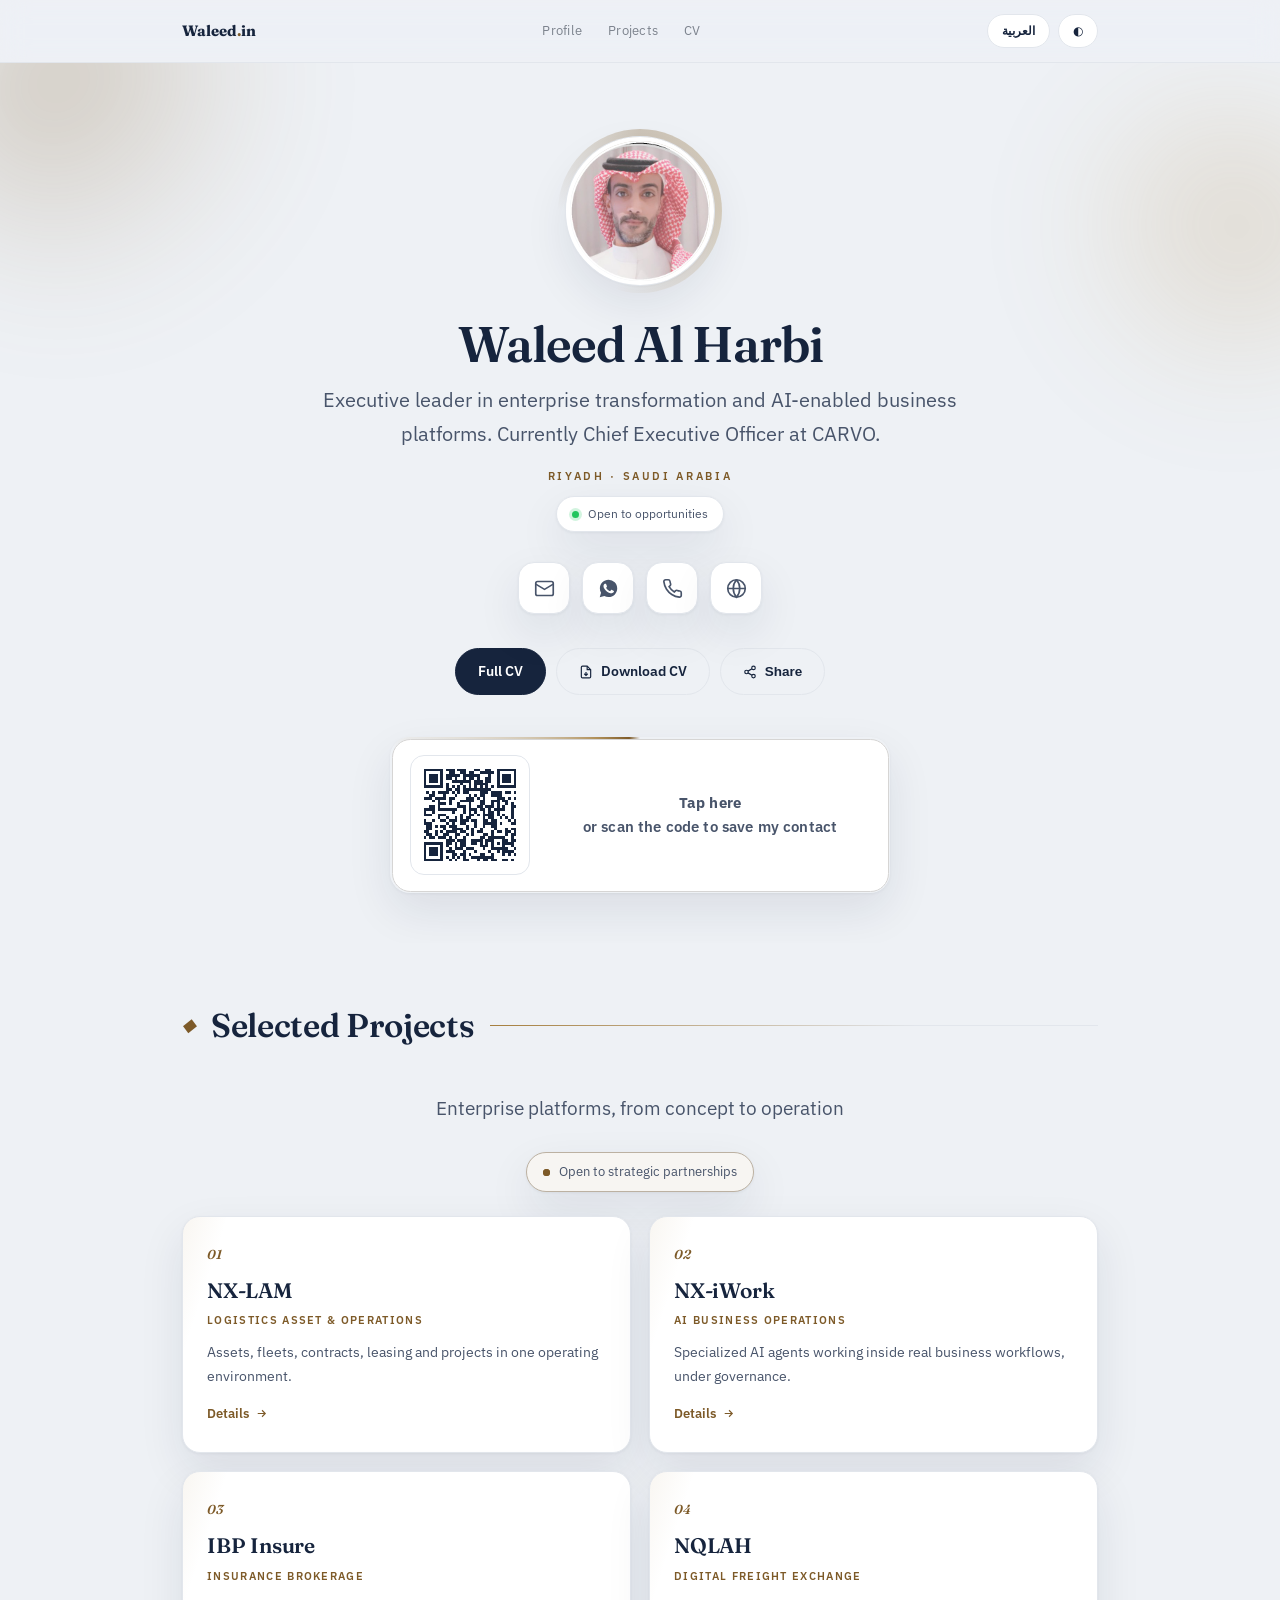
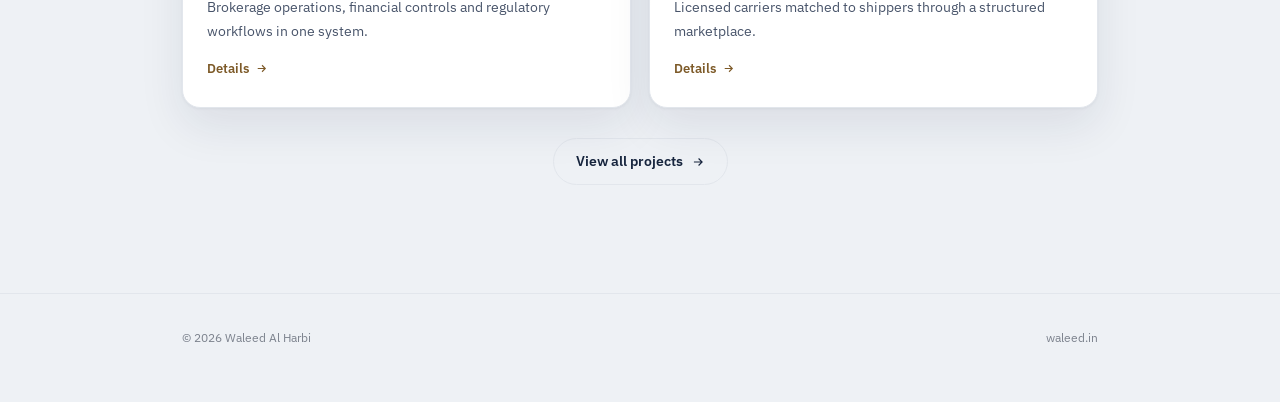
<file: index.html>
<!DOCTYPE html>
<html lang="en">
<head>
<meta charset="UTF-8" />
<meta name="viewport" content="width=device-width, initial-scale=1.0" />
<title>Waleed Al Harbi · وليد الحربي</title>
<link rel="alternate" hreflang="en" href="https://waleed.in/en/" />
<link rel="alternate" hreflang="ar" href="https://waleed.in/ar/" />
<link rel="canonical" href="https://waleed.in/en/" />
<script>
  (function(){
    var lang=(navigator.language||navigator.userLanguage||"en").toLowerCase();
    var target = lang.indexOf("ar")===0 ? "ar/" : "en/";
    location.replace(target);
  })();
</script>
<meta http-equiv="refresh" content="0; url=en/" />
<style>
  body{font-family:system-ui,sans-serif;background:#0f1923;color:#e9edf1;
       display:flex;min-height:100vh;align-items:center;justify-content:center;margin:0;gap:18px}
  a{color:#7ba7e0;text-decoration:none;border:1px solid #1e2c39;padding:10px 20px;border-radius:999px}
</style>
</head>
<body>
  <a href="en/">English</a>
  <a href="ar/">العربية</a>
</body>
</html>
</file>
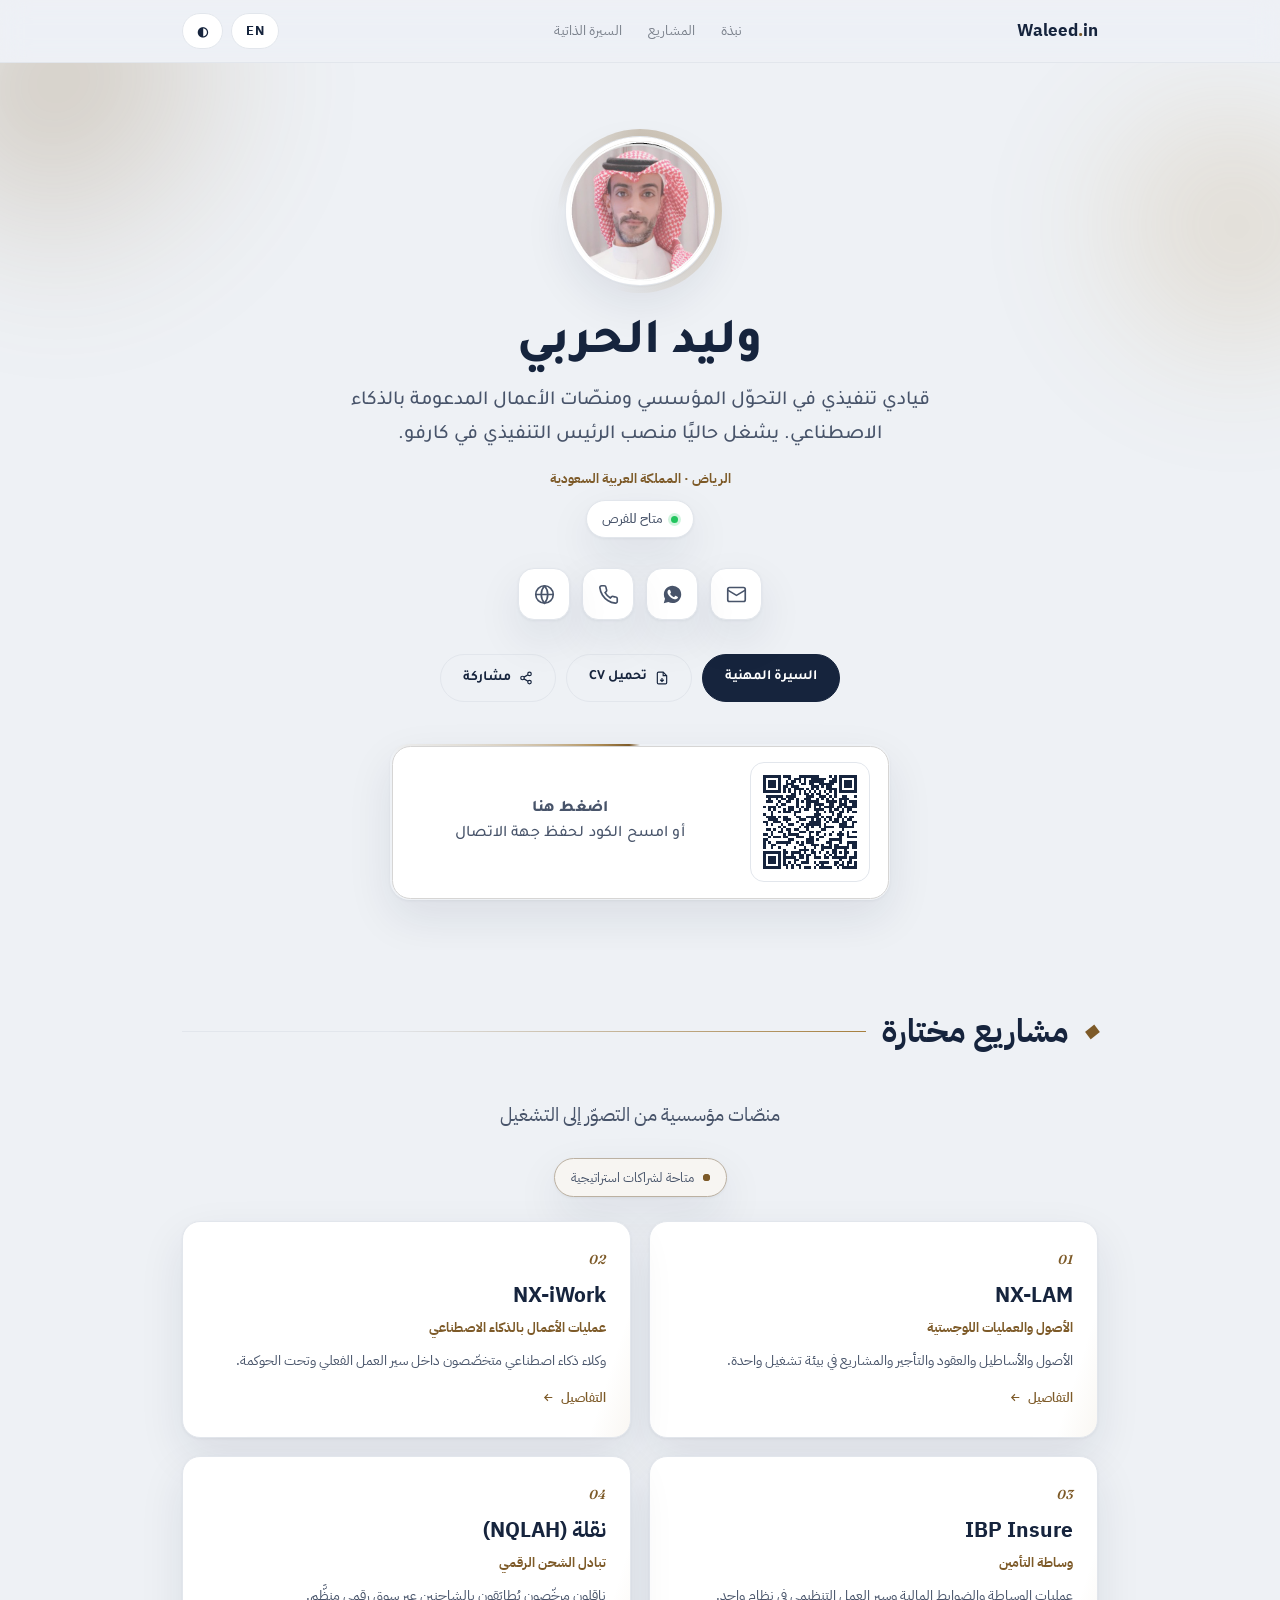
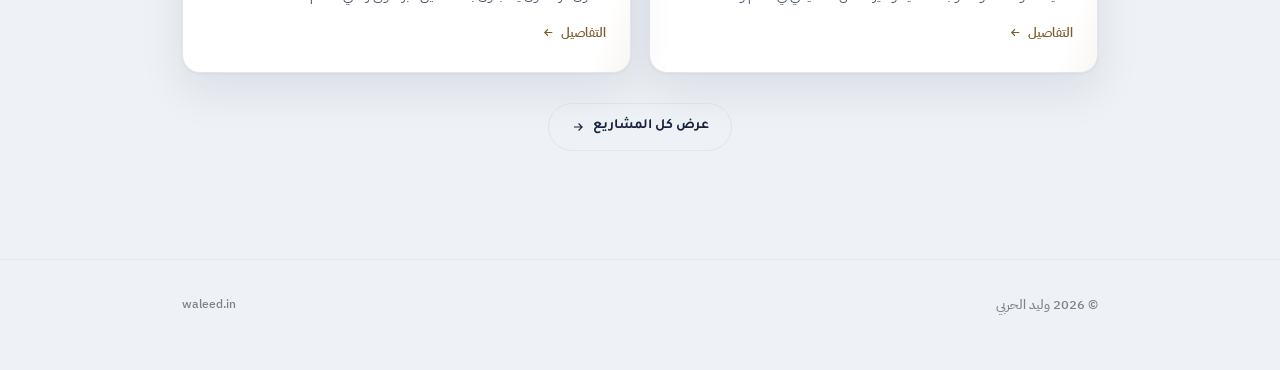
<file: ar/index.html>
<!DOCTYPE html>
<html lang="ar" dir="rtl"><head>
<meta charset="UTF-8"/><meta name="viewport" content="width=device-width,initial-scale=1.0"/>
<title>وليد الحربي — قيادي تنفيذي في التحوّل المؤسسي ومنصّات الأعمال بالذكاء الاصطناعي</title>
<meta name="description" content="وليد الحربي — قيادي تنفيذي بخبرة تتجاوز عشر سنوات في التحوّل المؤسسي وتصميم نماذج التشغيل المؤسسية وبناء منصّات الأعمال المدعومة بالذكاء الاصطناعي عبر قطاعات اللوجستيات والتأمين والخدمات المالية والسيارات. مقره الرياض، المملكة العربية السعودية."/>
<meta name="keywords" content="وليد الحربي, قيادي تنفيذي, التحوّل المؤسسي, الاستراتيجية الرقمية, المنصّات المؤسسية, الذكاء الاصطناعي المؤسسي, تصميم نموذج التشغيل, الرياض, السعودية"/>
<meta name="author" content="Waleed Al Harbi"/>
<meta name="robots" content="index, follow"/>
<link rel="canonical" href="https://waleed.in/ar/"/>
<link rel="icon" type="image/png" href="/assets/favicon.png"/>
<link rel="apple-touch-icon" href="/assets/favicon.png"/>
<!-- Open Graph -->
<meta property="og:type" content="profile"/>
<meta property="og:title" content="وليد الحربي — قيادي تنفيذي في التحوّل المؤسسي ومنصّات الأعمال بالذكاء الاصطناعي"/>
<meta property="og:description" content="وليد الحربي — قيادي تنفيذي بخبرة تتجاوز عشر سنوات في التحوّل المؤسسي وتصميم نماذج التشغيل المؤسسية وبناء منصّات الأعمال المدعومة بالذكاء الاصطناعي عبر قطاعات اللوجستيات والتأمين والخدمات المالية والسيارات. مقره الرياض، المملكة العربية السعودية."/>
<meta property="og:url" content="https://waleed.in/ar/"/>
<meta property="og:image" content="https://waleed.in/assets/og-image.jpg"/>
<meta property="og:image:width" content="1200"/>
<meta property="og:image:height" content="630"/>
<meta property="og:site_name" content="waleed.in"/>
<meta property="og:locale" content="ar_SA"/>
<meta property="og:locale:alternate" content="en_US"/>
<meta property="profile:first_name" content="Waleed"/>
<meta property="profile:last_name" content="Al Harbi"/>
<!-- Twitter -->
<meta name="twitter:card" content="summary_large_image"/>
<meta name="twitter:title" content="وليد الحربي — قيادي تنفيذي في التحوّل المؤسسي ومنصّات الأعمال بالذكاء الاصطناعي"/>
<meta name="twitter:description" content="وليد الحربي — قيادي تنفيذي بخبرة تتجاوز عشر سنوات في التحوّل المؤسسي وتصميم نماذج التشغيل المؤسسية وبناء منصّات الأعمال المدعومة بالذكاء الاصطناعي عبر قطاعات اللوجستيات والتأمين والخدمات المالية والسيارات. مقره الرياض، المملكة العربية السعودية."/>
<meta name="twitter:image" content="https://waleed.in/assets/og-image.jpg"/>
<!-- JSON-LD -->
<script type="application/ld+json">
{"@context":"https://schema.org","@type":"Person","name":"Waleed Al Harbi","alternateName":"وليد الحربي","jobTitle":"Chief Executive Officer","description":"وليد الحربي، قيادي تنفيذي بخبرة تتجاوز عشر سنوات في التحوّل المؤسسي وتصميم نماذج التشغيل المؤسسية وبناء منصّات الأعمال المدعومة بالذكاء الاصطناعي عبر قطاعات اللوجستيات والتأمين والخدمات المالية والسيارات. مقره الرياض.","url":"https://waleed.in","image":"https://waleed.in/assets/og-image.jpg","email":"w@waleed.in","telephone":"+966570009449","address":{"@type":"PostalAddress","addressLocality":"Riyadh","addressCountry":"SA"},"knowsLanguage":["ar","en"],"worksFor":{"@type":"Organization","name":"CARVO"},"knowsAbout":["Enterprise Transformation","Business Architecture","Enterprise Operating Platforms","Digital Strategy","Enterprise AI","Agentic AI","Operating Model Design","Commercial Strategy"]}
</script>

<link rel="alternate" hreflang="ar" href="https://waleed.in/ar/"/><link rel="alternate" hreflang="en" href="https://waleed.in/en/"/>
<link rel="preconnect" href="https://fonts.googleapis.com"/><link rel="preconnect" href="https://fonts.gstatic.com" crossorigin/>
<link href="https://fonts.googleapis.com/css2?family=IBM+Plex+Sans+Arabic:wght@400;500;600;700&family=Tajawal:wght@500;700;800&family=Fraunces:ital,opsz,wght@1,9..144,500;1,9..144,600&display=swap" rel="stylesheet"/>
<link rel="stylesheet" href="/assets/css/site-ar.css"/><style id="wa-assistant-disabled">/* لإعادة تفعيل المساعد: احذف هذا البلوك بالكامل */ #wa-fab-wrap,#wa-overlay{display:none!important}</style>
</head><body>
<div class="scroll-prog" aria-hidden="true"><i id="sprog"></i></div>
<nav><div class="wrap"><a class="brand" href="./">Waleed<em>.</em>in</a><div class="nav-links"><a href="./">نبذة</a><a href="projects/">المشاريع</a><a href="cv/">السيرة الذاتية</a></div><div class="nav-r"><a class="pill" href="../en/" style="font-family:'IBM Plex Sans Arabic';letter-spacing:.04em">EN</a><button class="pill" id="tb"><span id="ti">◐</span></button></div></div></nav>
<main>
<section class="hero"><div class="hero-bg" aria-hidden="true"><b></b><b></b></div><div class="hero-spot" aria-hidden="true"></div><div class="wrap">
  <div class="av-wrap"><img class="av" src="/assets/img/avatar.jpg" alt="وليد الحربي"/><span class="ping" aria-hidden="true"></span><span class="ping p2" aria-hidden="true"></span><span class="ping p3" aria-hidden="true"></span></div>
  <h1>وليد الحربي</h1>
  <div class="hero-role">قيادي تنفيذي في التحوّل المؤسسي ومنصّات الأعمال المدعومة بالذكاء الاصطناعي. يشغل حاليًا منصب الرئيس التنفيذي في كارفو.</div>
  <div class="kicker">الرياض &middot; المملكة العربية السعودية</div>
  <div class="hero-loc"><span class="avail"><span class="d"></span>متاح للفرص</span></div>

    <div class="social rv">
      <a class="soc" href="mailto:w@waleed.in" data-l="البريد" aria-label="البريد"><svg viewBox="0 0 24 24" fill="none" stroke="currentColor" stroke-width="1.9"><rect x="2" y="4" width="20" height="16" rx="2"/><path d="m22 7-10 6L2 7"/></svg></a>
      <a class="soc" href="https://wa.me/966570009449" target="_blank" rel="noopener" data-l="واتساب" aria-label="واتساب"><svg viewBox="0 0 24 24" fill="currentColor"><path d="M12.04 2C6.58 2 2.13 6.45 2.13 11.91c0 1.75.46 3.45 1.32 4.95L2 22l5.25-1.38a9.9 9.9 0 0 0 4.79 1.22h.01c5.46 0 9.91-4.45 9.91-9.91 0-2.65-1.03-5.14-2.9-7.01A9.82 9.82 0 0 0 12.04 2zm5.8 14.13c-.24.68-1.4 1.3-1.94 1.38-.5.07-1.13.1-1.82-.11-.42-.13-.96-.31-1.65-.61-2.9-1.25-4.8-4.17-4.94-4.36-.15-.19-1.19-1.58-1.19-3.02s.76-2.14 1.03-2.43c.27-.29.58-.37.78-.37l.56.01c.18.01.42-.07.66.5.24.59.83 2.03.9 2.18.07.15.12.32.02.51-.1.19-.15.31-.29.48-.15.17-.31.38-.44.51-.15.15-.3.31-.13.6.17.29.77 1.27 1.65 2.06 1.13 1.01 2.09 1.32 2.38 1.47.29.15.46.12.63-.07.17-.19.73-.85.92-1.14.19-.29.39-.24.66-.15.27.1 1.7.8 1.99.95.29.15.48.22.55.34.07.12.07.69-.17 1.37z"/></svg></a>
      <a class="soc" href="tel:+966570009449" data-l="الجوال" aria-label="الجوال"><svg viewBox="0 0 24 24" fill="none" stroke="currentColor" stroke-width="1.9"><path d="M22 16.92v3a2 2 0 0 1-2.18 2 19.79 19.79 0 0 1-8.63-3.07 19.5 19.5 0 0 1-6-6 19.79 19.79 0 0 1-3.07-8.67A2 2 0 0 1 4.11 2h3a2 2 0 0 1 2 1.72c.13.96.36 1.9.7 2.81a2 2 0 0 1-.45 2.11L8.09 9.91a16 16 0 0 0 6 6l1.27-1.27a2 2 0 0 1 2.11-.45c.91.34 1.85.57 2.81.7A2 2 0 0 1 22 16.92z"/></svg></a>
      <a class="soc" href="https://waleed.in" data-l="الموقع" aria-label="الموقع"><svg viewBox="0 0 24 24" fill="none" stroke="currentColor" stroke-width="1.9"><circle cx="12" cy="12" r="10"/><path d="M2 12h20M12 2a15.3 15.3 0 0 1 0 20 15.3 15.3 0 0 1 0-20"/></svg></a>
    </div>
  <div class="ctas" style="margin-top:34px">
    <a class="btn btn-p" href="cv/">السيرة المهنية</a>
    <a class="btn btn-g" href="/assets/Waleed-Al-Harbi-CV.pdf" download="Waleed-Al-Harbi-CV.pdf"><svg width="14" height="14" viewBox="0 0 24 24" fill="none" stroke="currentColor" stroke-width="2"><path d="M14 2H6a2 2 0 0 0-2 2v16a2 2 0 0 0 2 2h12a2 2 0 0 0 2-2V8z"/><path d="M14 2v6h6"/><path d="M12 18v-6M9 15l3 3 3-3"/></svg>تحميل CV</a>
    <button class="btn btn-g" id="wa-share-btn" type="button" aria-label="مشاركة"><svg width="14" height="14" viewBox="0 0 24 24" fill="none" stroke="currentColor" stroke-width="2"><circle cx="18" cy="5" r="3"/><circle cx="6" cy="12" r="3"/><circle cx="18" cy="19" r="3"/><path d="m8.6 13.5 6.8 4M15.4 6.5l-6.8 4"/></svg>مشاركة</button>
  </div>
  <div class="save-row rv">
    <a class="contact-card" href="/assets/Waleed-Al-Harbi-ar.vcf" download="Waleed-Al-Harbi.vcf" aria-label="اضغط أو امسح الكود لحفظ جهة الاتصال">
      <span class="qr-big"><img src="/assets/img/qr-contact-ar.svg" alt="رمز QR — امسحه لحفظ جهة الاتصال" width="104" height="104"/></span>
      <span class="qr-cta"><b>اضغط هنا</b> أو امسح الكود لحفظ جهة الاتصال</span>
    </a>
  </div>
</div></section>

<section class="sec" id="work"><div class="wrap">
  <div class="sec-hd rv"><span class="sec-num">&#9670;</span><span class="sec-title">مشاريع مختارة</span><span class="sec-line"></span></div>
  <p class="lead-in rv" style="margin-bottom:26px">منصّات مؤسسية من التصوّر إلى التشغيل</p>
  <div class="rv" style="text-align:center"><span class="inv"><span class="d"></span>متاحة لشراكات استراتيجية</span></div>
  <div class="pcards">
      <a class="pcard rv" href="projects/#nx-lam">
        <span class="n">01</span>
        <h3>NX-LAM</h3><span class="t">الأصول والعمليات اللوجستية</span>
        <p>الأصول والأساطيل والعقود والتأجير والمشاريع في بيئة تشغيل واحدة.</p>
        <span class="go">التفاصيل <svg viewBox="0 0 24 24" fill="none" stroke="currentColor" stroke-width="2"><path d="M5 12h14M13 6l6 6-6 6"/></svg></span>
      </a>
      <a class="pcard rv" href="projects/#nx-iwork">
        <span class="n">02</span>
        <h3>NX-iWork</h3><span class="t">عمليات الأعمال بالذكاء الاصطناعي</span>
        <p>وكلاء ذكاء اصطناعي متخصّصون داخل سير العمل الفعلي وتحت الحوكمة.</p>
        <span class="go">التفاصيل <svg viewBox="0 0 24 24" fill="none" stroke="currentColor" stroke-width="2"><path d="M5 12h14M13 6l6 6-6 6"/></svg></span>
      </a>
      <a class="pcard rv" href="projects/#ibp">
        <span class="n">03</span>
        <h3>IBP Insure</h3><span class="t">وساطة التأمين</span>
        <p>عمليات الوساطة والضوابط المالية وسير العمل التنظيمي في نظام واحد.</p>
        <span class="go">التفاصيل <svg viewBox="0 0 24 24" fill="none" stroke="currentColor" stroke-width="2"><path d="M5 12h14M13 6l6 6-6 6"/></svg></span>
      </a>
      <a class="pcard rv" href="projects/#naqlah">
        <span class="n">04</span>
        <h3>نقلة (NQLAH)</h3><span class="t">تبادل الشحن الرقمي</span>
        <p>ناقلون مرخّصون يُطابَقون بالشاحنين عبر سوق رقمي منظَّم.</p>
        <span class="go">التفاصيل <svg viewBox="0 0 24 24" fill="none" stroke="currentColor" stroke-width="2"><path d="M5 12h14M13 6l6 6-6 6"/></svg></span>
      </a>
  </div>
  <div class="ctas" style="margin-top:30px"><a class="btn btn-g" href="projects/">عرض كل المشاريع <svg viewBox="0 0 24 24" fill="none" stroke="currentColor" stroke-width="2"><path d="M5 12h14M13 6l6 6-6 6"/></svg></a></div>
</div></section>
</main>
<footer><div class="wrap"><p>&#169; <span id="yr"></span> وليد الحربي</p><p class="en">waleed.in</p></div></footer>
<div class="toast" id="toast"></div>

<!-- ============ Waleed.in AI Assistant Widget ============ -->
<script>window.WALEED_ASSISTANT_ENDPOINT = "https://waleed-assistant.w-3e8.workers.dev";</script>
<link rel="stylesheet" href="/assets/css/assistant.css"/>
<div id="wa-fab-wrap">
  <button id="wa-tag" type="button" aria-label="افتح المساعد">تعرّف على وليد أكثر <b>عبر مساعده الذكي</b> <span class="wa-x">✦</span></button>
  <button id="wa-fab" type="button" aria-label="المساعد الذكي">
    <img src="/assets/img/avatar.jpg" alt="وليد"/>
    <span class="wa-fab-dot"></span>
  </button>
</div>
<div id="wa-overlay" role="dialog" aria-modal="true" aria-label="المساعد الذكي لوليد">
  <div class="wa-panel">
    <div class="wa-head">
      <div class="wa-ava"><img src="/assets/img/avatar.jpg" alt="وليد"/></div>
      <div class="wa-meta">
        <div class="wa-name">مساعد وليد الذكي</div>
        <div class="wa-sub"><span class="wa-dot"></span> يعرف خبرات وليد ومجالاته</div>
      </div>
      <button id="wa-close" type="button" aria-label="إغلاق والعودة للموقع">
        <svg viewBox="0 0 24 24" fill="none" stroke="currentColor" stroke-width="2"><path d="M18 6 6 18M6 6l12 12"/></svg>
      </button>
    </div>
    <div class="wa-body" id="wa-body"></div>
    <div class="wa-input">
      <button class="wa-iconbtn" id="wa-mic" type="button" aria-label="تحدّث صوتيًا" title="تحدّث صوتيًا">
        <svg viewBox="0 0 24 24" fill="none" stroke="currentColor" stroke-width="2"><path d="M12 1a3 3 0 0 0-3 3v8a3 3 0 0 0 6 0V4a3 3 0 0 0-3-3z"/><path d="M19 10v2a7 7 0 0 1-14 0v-2M12 19v4M8 23h8"/></svg>
      </button>
      <textarea id="wa-text" rows="1" placeholder="اسأل عن خبرات وليد ومجالاته..." aria-label="اكتب رسالتك"></textarea>
      <button class="wa-iconbtn" id="wa-send" type="button" aria-label="إرسال" disabled>
        <svg viewBox="0 0 24 24" fill="none" stroke="currentColor" stroke-width="2"><path d="M22 2 11 13M22 2l-7 20-4-9-9-4 20-7z"/></svg>
      </button>
    </div>
  </div>
</div>
<script src="/assets/js/assistant.js" defer></script>

<div class="wa-share-pop" id="wa-share-pop">
  <div class="wa-share-card">
    <h4>مشاركة الموقع</h4>
    <p>اختر طريقة المشاركة</p>
    <div class="wa-share-list">
      <button class="wa-share-item" id="wsh-wa"><span class="wa-si-wa"><svg viewBox="0 0 24 24" fill="currentColor"><path d="M12.04 2C6.58 2 2.13 6.45 2.13 11.91c0 1.75.46 3.45 1.32 4.95L2 22l5.25-1.38a9.9 9.9 0 0 0 4.79 1.22h.01c5.46 0 9.91-4.45 9.91-9.91 0-2.65-1.03-5.14-2.9-7.01A9.82 9.82 0 0 0 12.04 2zm5.8 14.13c-.24.68-1.4 1.3-1.94 1.38-.5.07-1.13.1-1.82-.11-.42-.13-.96-.31-1.65-.61-2.9-1.25-4.8-4.17-4.94-4.36-.15-.19-1.19-1.58-1.19-3.02s.76-2.14 1.03-2.43c.27-.29.58-.37.78-.37l.56.01c.18.01.42-.07.66.5.24.59.83 2.03.9 2.18.07.15.12.32.02.51-.1.19-.15.31-.29.48-.15.17-.31.38-.44.51-.15.15-.3.31-.13.6.17.29.77 1.27 1.65 2.06 1.13 1.01 2.09 1.32 2.38 1.47.29.15.46.12.63-.07.17-.19.73-.85.92-1.14.19-.29.39-.24.66-.15.27.1 1.7.8 1.99.95.29.15.48.22.55.34.07.12.07.69-.17 1.37z"/></svg></span>واتساب</button>
      <button class="wa-share-item" id="wsh-tg"><span class="wa-si-tg"><svg viewBox="0 0 24 24" fill="currentColor"><path d="M21.94 4.27a1.3 1.3 0 0 0-1.32-.2L3.3 10.78c-.86.34-.85 1.57.02 1.89l4.3 1.6 1.66 5.06c.2.6.95.78 1.4.34l2.42-2.36 4.3 3.16c.5.37 1.22.1 1.36-.5l3.2-14.4a1.3 1.3 0 0 0-.42-1.3z"/></svg></span>تيليجرام</button>
      <button class="wa-share-item" id="wsh-em"><span class="wa-si-em"><svg viewBox="0 0 24 24" fill="none" stroke="currentColor" stroke-width="2"><rect x="2" y="4" width="20" height="16" rx="2"/><path d="m22 7-10 6L2 7"/></svg></span>البريد</button>
      <button class="wa-share-item" id="wsh-cp"><span class="wa-si-cp"><svg viewBox="0 0 24 24" fill="none" stroke="currentColor" stroke-width="2"><rect x="9" y="9" width="13" height="13" rx="2"/><path d="M5 15H4a2 2 0 0 1-2-2V4a2 2 0 0 1 2-2h9a2 2 0 0 1 2 2v1"/></svg></span>نسخ الرابط</button>
    </div>
    <button class="wa-share-close" id="wsh-close">إغلاق</button>
  </div>
</div>

<script src="/assets/js/site.js" defer></script>
</body></html>
</file>
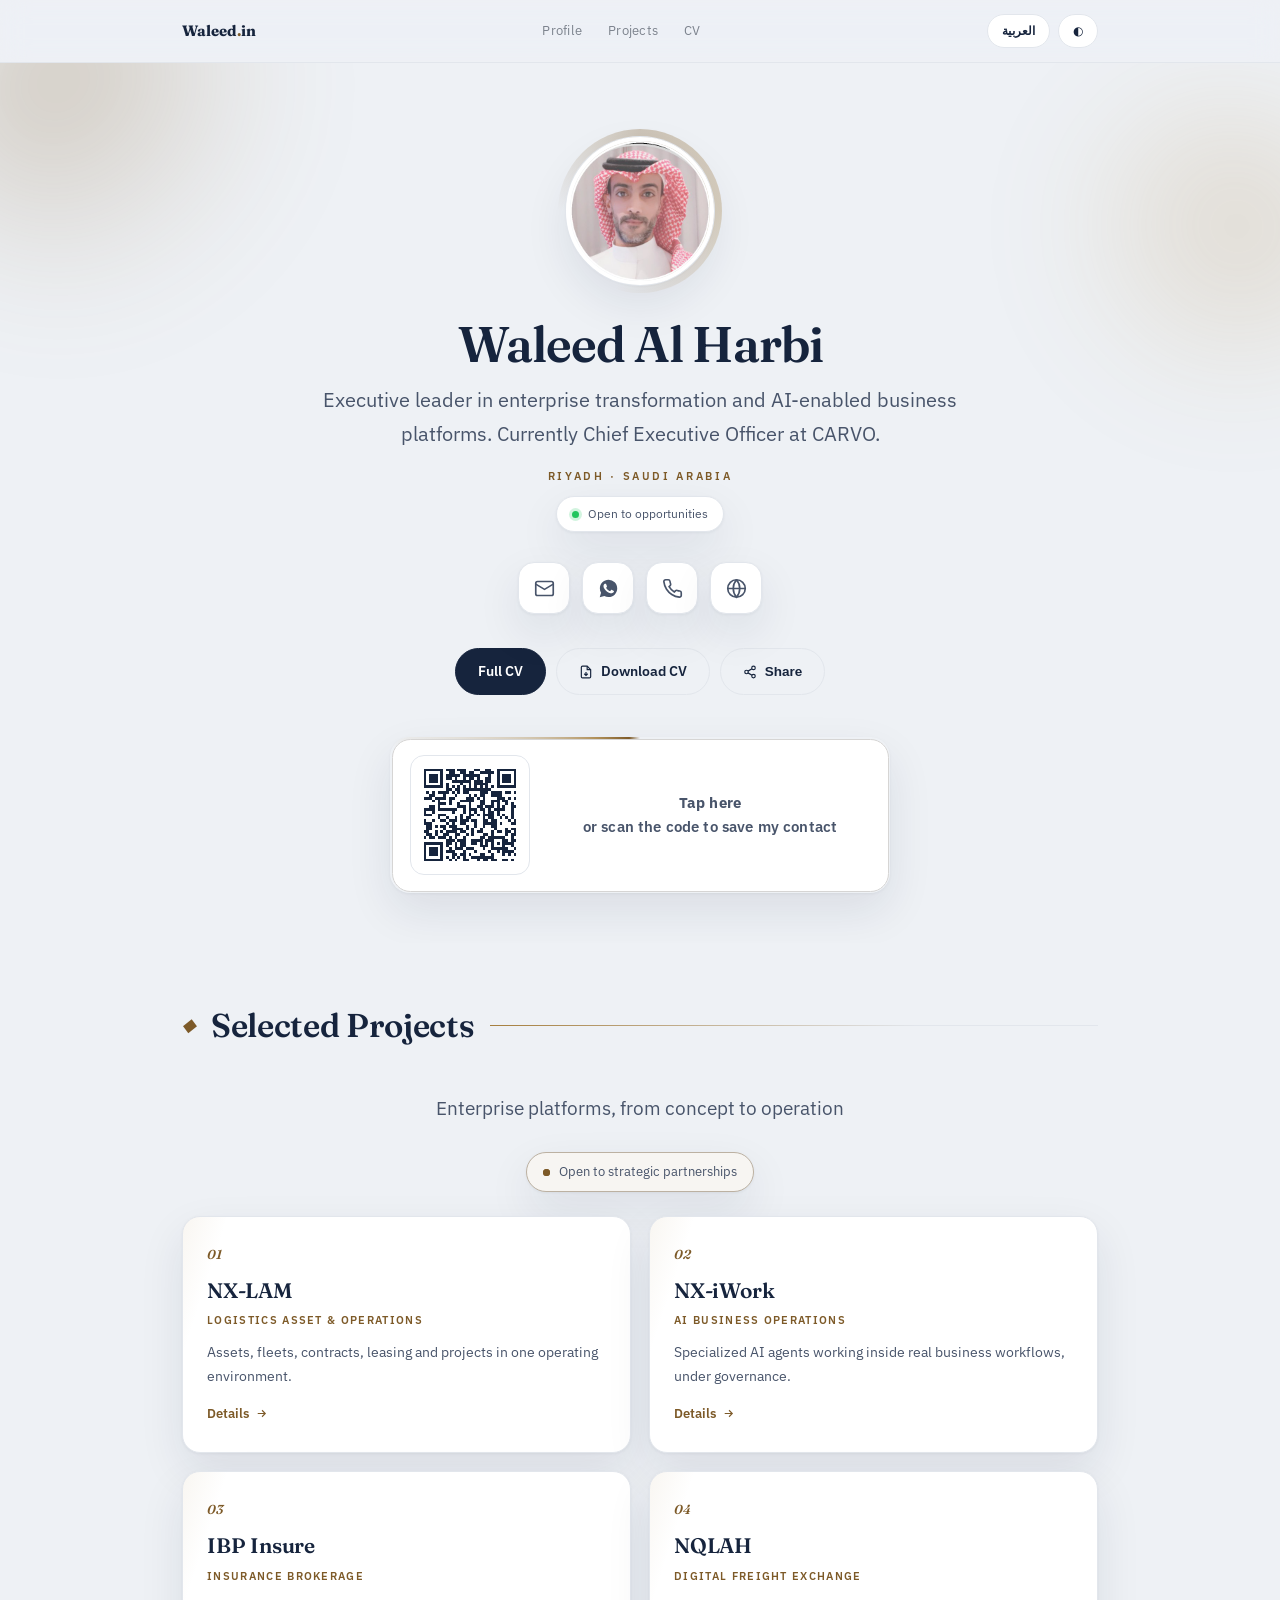
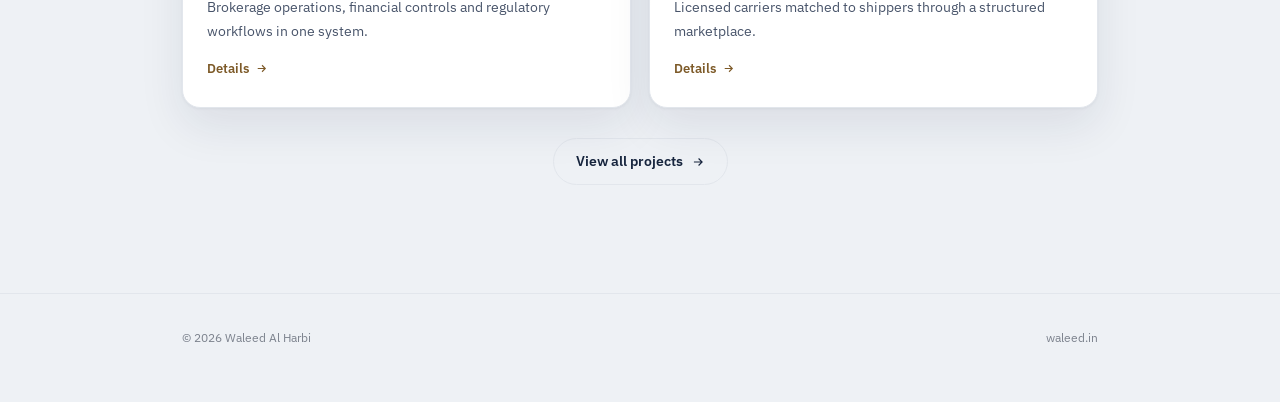
<file: en/index.html>
<!DOCTYPE html>
<html lang="en" dir="ltr"><head>
<meta charset="UTF-8"/><meta name="viewport" content="width=device-width,initial-scale=1.0"/>
<title>Waleed Al Harbi — Executive Business Leader | Enterprise Transformation &amp; AI Platforms</title>
<meta name="description" content="Waleed Al Harbi — executive leader with 10+ years driving business transformation, designing enterprise operating models, and building AI-enabled enterprise platforms across logistics, insurance, financial services, and automotive. Based in Riyadh, Saudi Arabia."/>
<meta name="keywords" content="Waleed Al Harbi, Executive Business Leader, Enterprise Transformation, Digital Strategy, Enterprise Platforms, AI-Enabled Enterprise, Agentic AI, Business Architecture, Operating Model Design, CEO, Riyadh, Saudi Arabia"/>
<meta name="author" content="Waleed Al Harbi"/>
<meta name="robots" content="index, follow"/>
<link rel="canonical" href="https://waleed.in/en/"/>
<link rel="icon" type="image/png" href="/assets/favicon.png"/>
<link rel="apple-touch-icon" href="/assets/favicon.png"/>
<!-- Open Graph -->
<meta property="og:type" content="profile"/>
<meta property="og:title" content="Waleed Al Harbi — Executive Business Leader | Enterprise Transformation &amp; AI Platforms"/>
<meta property="og:description" content="Waleed Al Harbi — executive leader with 10+ years driving business transformation, designing enterprise operating models, and building AI-enabled enterprise platforms across logistics, insurance, financial services, and automotive. Based in Riyadh, Saudi Arabia."/>
<meta property="og:url" content="https://waleed.in/en/"/>
<meta property="og:image" content="https://waleed.in/assets/og-image.jpg"/>
<meta property="og:image:width" content="1200"/>
<meta property="og:image:height" content="630"/>
<meta property="og:site_name" content="waleed.in"/>
<meta property="og:locale" content="en_US"/>
<meta property="og:locale:alternate" content="ar_SA"/>
<meta property="profile:first_name" content="Waleed"/>
<meta property="profile:last_name" content="Al Harbi"/>
<!-- Twitter -->
<meta name="twitter:card" content="summary_large_image"/>
<meta name="twitter:title" content="Waleed Al Harbi — Executive Business Leader | Enterprise Transformation &amp; AI Platforms"/>
<meta name="twitter:description" content="Waleed Al Harbi — executive leader with 10+ years driving business transformation, designing enterprise operating models, and building AI-enabled enterprise platforms across logistics, insurance, financial services, and automotive. Based in Riyadh, Saudi Arabia."/>
<meta name="twitter:image" content="https://waleed.in/assets/og-image.jpg"/>
<!-- JSON-LD -->
<script type="application/ld+json">
{"@context":"https://schema.org","@type":"Person","name":"Waleed Al Harbi","alternateName":"وليد الحربي","jobTitle":"Chief Executive Officer","description":"Waleed Al Harbi, executive business leader with over a decade driving enterprise transformation, operating-model design, and AI-enabled enterprise platforms across logistics, insurance, financial services, and automotive. Based in Riyadh.","url":"https://waleed.in","image":"https://waleed.in/assets/og-image.jpg","email":"w@waleed.in","telephone":"+966570009449","address":{"@type":"PostalAddress","addressLocality":"Riyadh","addressCountry":"SA"},"knowsLanguage":["ar","en"],"worksFor":{"@type":"Organization","name":"CARVO"},"knowsAbout":["Enterprise Transformation","Business Architecture","Enterprise Operating Platforms","Digital Strategy","Enterprise AI","Agentic AI","Operating Model Design","Commercial Strategy"]}
</script>

<link rel="alternate" hreflang="en" href="https://waleed.in/en/"/><link rel="alternate" hreflang="ar" href="https://waleed.in/ar/"/>
<link rel="preconnect" href="https://fonts.googleapis.com"/><link rel="preconnect" href="https://fonts.gstatic.com" crossorigin/>
<link href="https://fonts.googleapis.com/css2?family=Fraunces:ital,opsz,wght@0,9..144,400;0,9..144,500;0,9..144,600;0,9..144,700;1,9..144,500;1,9..144,600&family=IBM+Plex+Sans:wght@400;500;600;700&display=swap" rel="stylesheet"/>
<link rel="stylesheet" href="/assets/css/site-en.css"/><style id="wa-assistant-disabled">/* لإعادة تفعيل المساعد: احذف هذا البلوك بالكامل */ #wa-fab-wrap,#wa-overlay{display:none!important}</style>
</head><body>
<div class="scroll-prog" aria-hidden="true"><i id="sprog"></i></div>
<nav><div class="wrap"><a class="brand" href="./">Waleed<em>.</em>in</a><div class="nav-links"><a href="./">Profile</a><a href="projects/">Projects</a><a href="cv/">CV</a></div><div class="nav-r"><a class="pill" href="../ar/" style="font-weight:700">العربية</a><button class="pill" id="tb"><span id="ti">◐</span></button></div></div></nav>
<main>
<section class="hero"><div class="hero-bg" aria-hidden="true"><b></b><b></b></div><div class="hero-spot" aria-hidden="true"></div><div class="wrap">
  <div class="av-wrap"><img class="av" src="/assets/img/avatar.jpg" alt="Waleed Al Harbi"/><span class="ping" aria-hidden="true"></span><span class="ping p2" aria-hidden="true"></span><span class="ping p3" aria-hidden="true"></span></div>
  <h1>Waleed Al Harbi</h1>
  <div class="hero-role">Executive leader in enterprise transformation and AI-enabled business platforms. Currently Chief Executive Officer at CARVO.</div>
  <div class="kicker">Riyadh &middot; Saudi Arabia</div>
  <div class="hero-loc"><span class="avail"><span class="d"></span>Open to opportunities</span></div>

    <div class="social rv">
      <a class="soc" href="mailto:w@waleed.in" data-l="Email" aria-label="Email"><svg viewBox="0 0 24 24" fill="none" stroke="currentColor" stroke-width="1.9"><rect x="2" y="4" width="20" height="16" rx="2"/><path d="m22 7-10 6L2 7"/></svg></a>
      <a class="soc" href="https://wa.me/966570009449" target="_blank" rel="noopener" data-l="WhatsApp" aria-label="WhatsApp"><svg viewBox="0 0 24 24" fill="currentColor"><path d="M12.04 2C6.58 2 2.13 6.45 2.13 11.91c0 1.75.46 3.45 1.32 4.95L2 22l5.25-1.38a9.9 9.9 0 0 0 4.79 1.22h.01c5.46 0 9.91-4.45 9.91-9.91 0-2.65-1.03-5.14-2.9-7.01A9.82 9.82 0 0 0 12.04 2zm5.8 14.13c-.24.68-1.4 1.3-1.94 1.38-.5.07-1.13.1-1.82-.11-.42-.13-.96-.31-1.65-.61-2.9-1.25-4.8-4.17-4.94-4.36-.15-.19-1.19-1.58-1.19-3.02s.76-2.14 1.03-2.43c.27-.29.58-.37.78-.37l.56.01c.18.01.42-.07.66.5.24.59.83 2.03.9 2.18.07.15.12.32.02.51-.1.19-.15.31-.29.48-.15.17-.31.38-.44.51-.15.15-.3.31-.13.6.17.29.77 1.27 1.65 2.06 1.13 1.01 2.09 1.32 2.38 1.47.29.15.46.12.63-.07.17-.19.73-.85.92-1.14.19-.29.39-.24.66-.15.27.1 1.7.8 1.99.95.29.15.48.22.55.34.07.12.07.69-.17 1.37z"/></svg></a>
      <a class="soc" href="tel:+966570009449" data-l="Phone" aria-label="Phone"><svg viewBox="0 0 24 24" fill="none" stroke="currentColor" stroke-width="1.9"><path d="M22 16.92v3a2 2 0 0 1-2.18 2 19.79 19.79 0 0 1-8.63-3.07 19.5 19.5 0 0 1-6-6 19.79 19.79 0 0 1-3.07-8.67A2 2 0 0 1 4.11 2h3a2 2 0 0 1 2 1.72c.13.96.36 1.9.7 2.81a2 2 0 0 1-.45 2.11L8.09 9.91a16 16 0 0 0 6 6l1.27-1.27a2 2 0 0 1 2.11-.45c.91.34 1.85.57 2.81.7A2 2 0 0 1 22 16.92z"/></svg></a>
      <a class="soc" href="https://waleed.in" data-l="Website" aria-label="Website"><svg viewBox="0 0 24 24" fill="none" stroke="currentColor" stroke-width="1.9"><circle cx="12" cy="12" r="10"/><path d="M2 12h20M12 2a15.3 15.3 0 0 1 0 20 15.3 15.3 0 0 1 0-20"/></svg></a>
    </div>
  <div class="ctas" style="margin-top:34px">
    <a class="btn btn-p" href="cv/">Full CV</a>
    <a class="btn btn-g" href="/assets/Waleed-Al-Harbi-CV.pdf" download="Waleed-Al-Harbi-CV.pdf"><svg width="14" height="14" viewBox="0 0 24 24" fill="none" stroke="currentColor" stroke-width="2"><path d="M14 2H6a2 2 0 0 0-2 2v16a2 2 0 0 0 2 2h12a2 2 0 0 0 2-2V8z"/><path d="M14 2v6h6"/><path d="M12 18v-6M9 15l3 3 3-3"/></svg>Download CV</a>
    <button class="btn btn-g" id="wa-share-btn" type="button" aria-label="Share"><svg width="14" height="14" viewBox="0 0 24 24" fill="none" stroke="currentColor" stroke-width="2"><circle cx="18" cy="5" r="3"/><circle cx="6" cy="12" r="3"/><circle cx="18" cy="19" r="3"/><path d="m8.6 13.5 6.8 4M15.4 6.5l-6.8 4"/></svg>Share</button>
  </div>
  <div class="save-row rv">
    <a class="contact-card" href="/assets/Waleed-Al-Harbi.vcf" download="Waleed-Al-Harbi.vcf" aria-label="Tap or scan to save my contact">
      <span class="qr-big"><img src="/assets/img/qr-contact-en.svg" alt="QR code — scan to save contact" width="104" height="104"/></span>
      <span class="qr-cta"><b>Tap here</b> or scan the code to save my contact</span>
    </a>
  </div>
</div></section>

<section class="sec" id="work"><div class="wrap">
  <div class="sec-hd rv"><span class="sec-num">&#9670;</span><span class="sec-title">Selected Projects</span><span class="sec-line"></span></div>
  <p class="lead-in rv" style="margin-bottom:26px">Enterprise platforms, from concept to operation</p>
  <div class="rv" style="text-align:center"><span class="inv"><span class="d"></span>Open to strategic partnerships</span></div>
  <div class="pcards">
      <a class="pcard rv" href="projects/#nx-lam">
        <span class="n">01</span>
        <h3>NX-LAM</h3><span class="t">Logistics Asset &amp; Operations</span>
        <p>Assets, fleets, contracts, leasing and projects in one operating environment.</p>
        <span class="go">Details <svg viewBox="0 0 24 24" fill="none" stroke="currentColor" stroke-width="2"><path d="M5 12h14M13 6l6 6-6 6"/></svg></span>
      </a>
      <a class="pcard rv" href="projects/#nx-iwork">
        <span class="n">02</span>
        <h3>NX-iWork</h3><span class="t">AI Business Operations</span>
        <p>Specialized AI agents working inside real business workflows, under governance.</p>
        <span class="go">Details <svg viewBox="0 0 24 24" fill="none" stroke="currentColor" stroke-width="2"><path d="M5 12h14M13 6l6 6-6 6"/></svg></span>
      </a>
      <a class="pcard rv" href="projects/#ibp">
        <span class="n">03</span>
        <h3>IBP Insure</h3><span class="t">Insurance Brokerage</span>
        <p>Brokerage operations, financial controls and regulatory workflows in one system.</p>
        <span class="go">Details <svg viewBox="0 0 24 24" fill="none" stroke="currentColor" stroke-width="2"><path d="M5 12h14M13 6l6 6-6 6"/></svg></span>
      </a>
      <a class="pcard rv" href="projects/#naqlah">
        <span class="n">04</span>
        <h3>NQLAH</h3><span class="t">Digital Freight Exchange</span>
        <p>Licensed carriers matched to shippers through a structured marketplace.</p>
        <span class="go">Details <svg viewBox="0 0 24 24" fill="none" stroke="currentColor" stroke-width="2"><path d="M5 12h14M13 6l6 6-6 6"/></svg></span>
      </a>
  </div>
  <div class="ctas" style="margin-top:30px"><a class="btn btn-g" href="projects/">View all projects <svg viewBox="0 0 24 24" fill="none" stroke="currentColor" stroke-width="2"><path d="M5 12h14M13 6l6 6-6 6"/></svg></a></div>
</div></section>
</main>
<footer><div class="wrap"><p>&#169; <span id="yr"></span> Waleed Al Harbi</p><p>waleed.in</p></div></footer>
<div class="toast" id="toast"></div>

<!-- ============ Waleed.in AI Assistant Widget ============ -->
<script>window.WALEED_ASSISTANT_ENDPOINT = "https://waleed-assistant.w-3e8.workers.dev";</script>
<link rel="stylesheet" href="/assets/css/assistant.css"/>
<div id="wa-fab-wrap">
  <button id="wa-tag" type="button" aria-label="افتح المساعد">تعرّف على وليد أكثر <b>عبر مساعده الذكي</b> <span class="wa-x">✦</span></button>
  <button id="wa-fab" type="button" aria-label="المساعد الذكي">
    <img src="/assets/img/avatar.jpg" alt="وليد"/>
    <span class="wa-fab-dot"></span>
  </button>
</div>
<div id="wa-overlay" role="dialog" aria-modal="true" aria-label="المساعد الذكي لوليد">
  <div class="wa-panel">
    <div class="wa-head">
      <div class="wa-ava"><img src="/assets/img/avatar.jpg" alt="وليد"/></div>
      <div class="wa-meta">
        <div class="wa-name">Waleed's AI Assistant</div>
        <div class="wa-sub"><span class="wa-dot"></span> Knows Waleed's experience &amp; domains</div>
      </div>
      <button id="wa-close" type="button" aria-label="إغلاق والعودة للموقع">
        <svg viewBox="0 0 24 24" fill="none" stroke="currentColor" stroke-width="2"><path d="M18 6 6 18M6 6l12 12"/></svg>
      </button>
    </div>
    <div class="wa-body" id="wa-body"></div>
    <div class="wa-input">
      <button class="wa-iconbtn" id="wa-mic" type="button" aria-label="تحدّث صوتيًا" title="تحدّث صوتيًا">
        <svg viewBox="0 0 24 24" fill="none" stroke="currentColor" stroke-width="2"><path d="M12 1a3 3 0 0 0-3 3v8a3 3 0 0 0 6 0V4a3 3 0 0 0-3-3z"/><path d="M19 10v2a7 7 0 0 1-14 0v-2M12 19v4M8 23h8"/></svg>
      </button>
      <textarea id="wa-text" rows="1" placeholder="Ask about Waleed's experience &amp; domains..." aria-label="اكتب رسالتك"></textarea>
      <button class="wa-iconbtn" id="wa-send" type="button" aria-label="إرسال" disabled>
        <svg viewBox="0 0 24 24" fill="none" stroke="currentColor" stroke-width="2"><path d="M22 2 11 13M22 2l-7 20-4-9-9-4 20-7z"/></svg>
      </button>
    </div>
  </div>
</div>
<script src="/assets/js/assistant.js" defer></script>

<div class="wa-share-pop" id="wa-share-pop">
  <div class="wa-share-card">
    <h4>Share this site</h4>
    <p>Choose how to share</p>
    <div class="wa-share-list">
      <button class="wa-share-item" id="wsh-wa"><span class="wa-si-wa"><svg viewBox="0 0 24 24" fill="currentColor"><path d="M12.04 2C6.58 2 2.13 6.45 2.13 11.91c0 1.75.46 3.45 1.32 4.95L2 22l5.25-1.38a9.9 9.9 0 0 0 4.79 1.22h.01c5.46 0 9.91-4.45 9.91-9.91 0-2.65-1.03-5.14-2.9-7.01A9.82 9.82 0 0 0 12.04 2zm5.8 14.13c-.24.68-1.4 1.3-1.94 1.38-.5.07-1.13.1-1.82-.11-.42-.13-.96-.31-1.65-.61-2.9-1.25-4.8-4.17-4.94-4.36-.15-.19-1.19-1.58-1.19-3.02s.76-2.14 1.03-2.43c.27-.29.58-.37.78-.37l.56.01c.18.01.42-.07.66.5.24.59.83 2.03.9 2.18.07.15.12.32.02.51-.1.19-.15.31-.29.48-.15.17-.31.38-.44.51-.15.15-.3.31-.13.6.17.29.77 1.27 1.65 2.06 1.13 1.01 2.09 1.32 2.38 1.47.29.15.46.12.63-.07.17-.19.73-.85.92-1.14.19-.29.39-.24.66-.15.27.1 1.7.8 1.99.95.29.15.48.22.55.34.07.12.07.69-.17 1.37z"/></svg></span>WhatsApp</button>
      <button class="wa-share-item" id="wsh-tg"><span class="wa-si-tg"><svg viewBox="0 0 24 24" fill="currentColor"><path d="M21.94 4.27a1.3 1.3 0 0 0-1.32-.2L3.3 10.78c-.86.34-.85 1.57.02 1.89l4.3 1.6 1.66 5.06c.2.6.95.78 1.4.34l2.42-2.36 4.3 3.16c.5.37 1.22.1 1.36-.5l3.2-14.4a1.3 1.3 0 0 0-.42-1.3z"/></svg></span>Telegram</button>
      <button class="wa-share-item" id="wsh-em"><span class="wa-si-em"><svg viewBox="0 0 24 24" fill="none" stroke="currentColor" stroke-width="2"><rect x="2" y="4" width="20" height="16" rx="2"/><path d="m22 7-10 6L2 7"/></svg></span>Email</button>
      <button class="wa-share-item" id="wsh-cp"><span class="wa-si-cp"><svg viewBox="0 0 24 24" fill="none" stroke="currentColor" stroke-width="2"><rect x="9" y="9" width="13" height="13" rx="2"/><path d="M5 15H4a2 2 0 0 1-2-2V4a2 2 0 0 1 2-2h9a2 2 0 0 1 2 2v1"/></svg></span>Copy link</button>
    </div>
    <button class="wa-share-close" id="wsh-close">Close</button>
  </div>
</div>

<script src="/assets/js/site.js" defer></script>
</body></html>
</file>
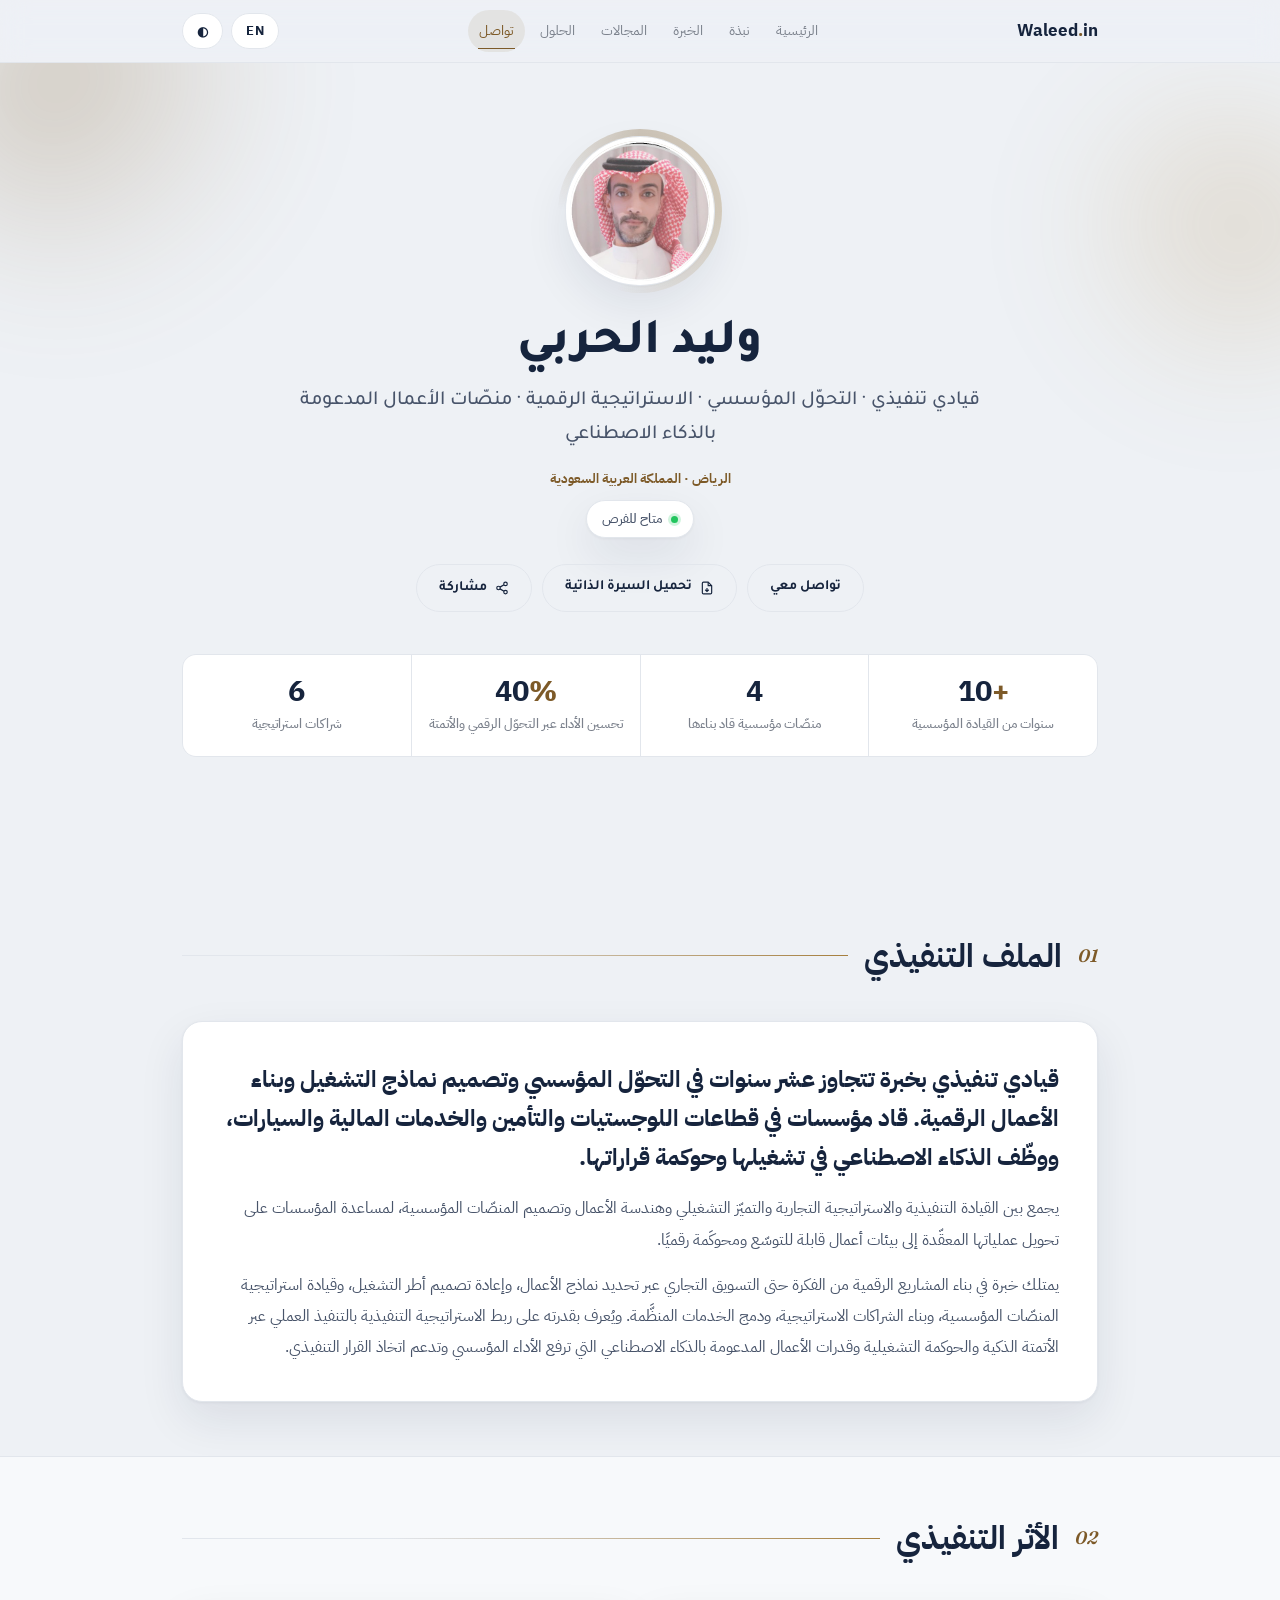
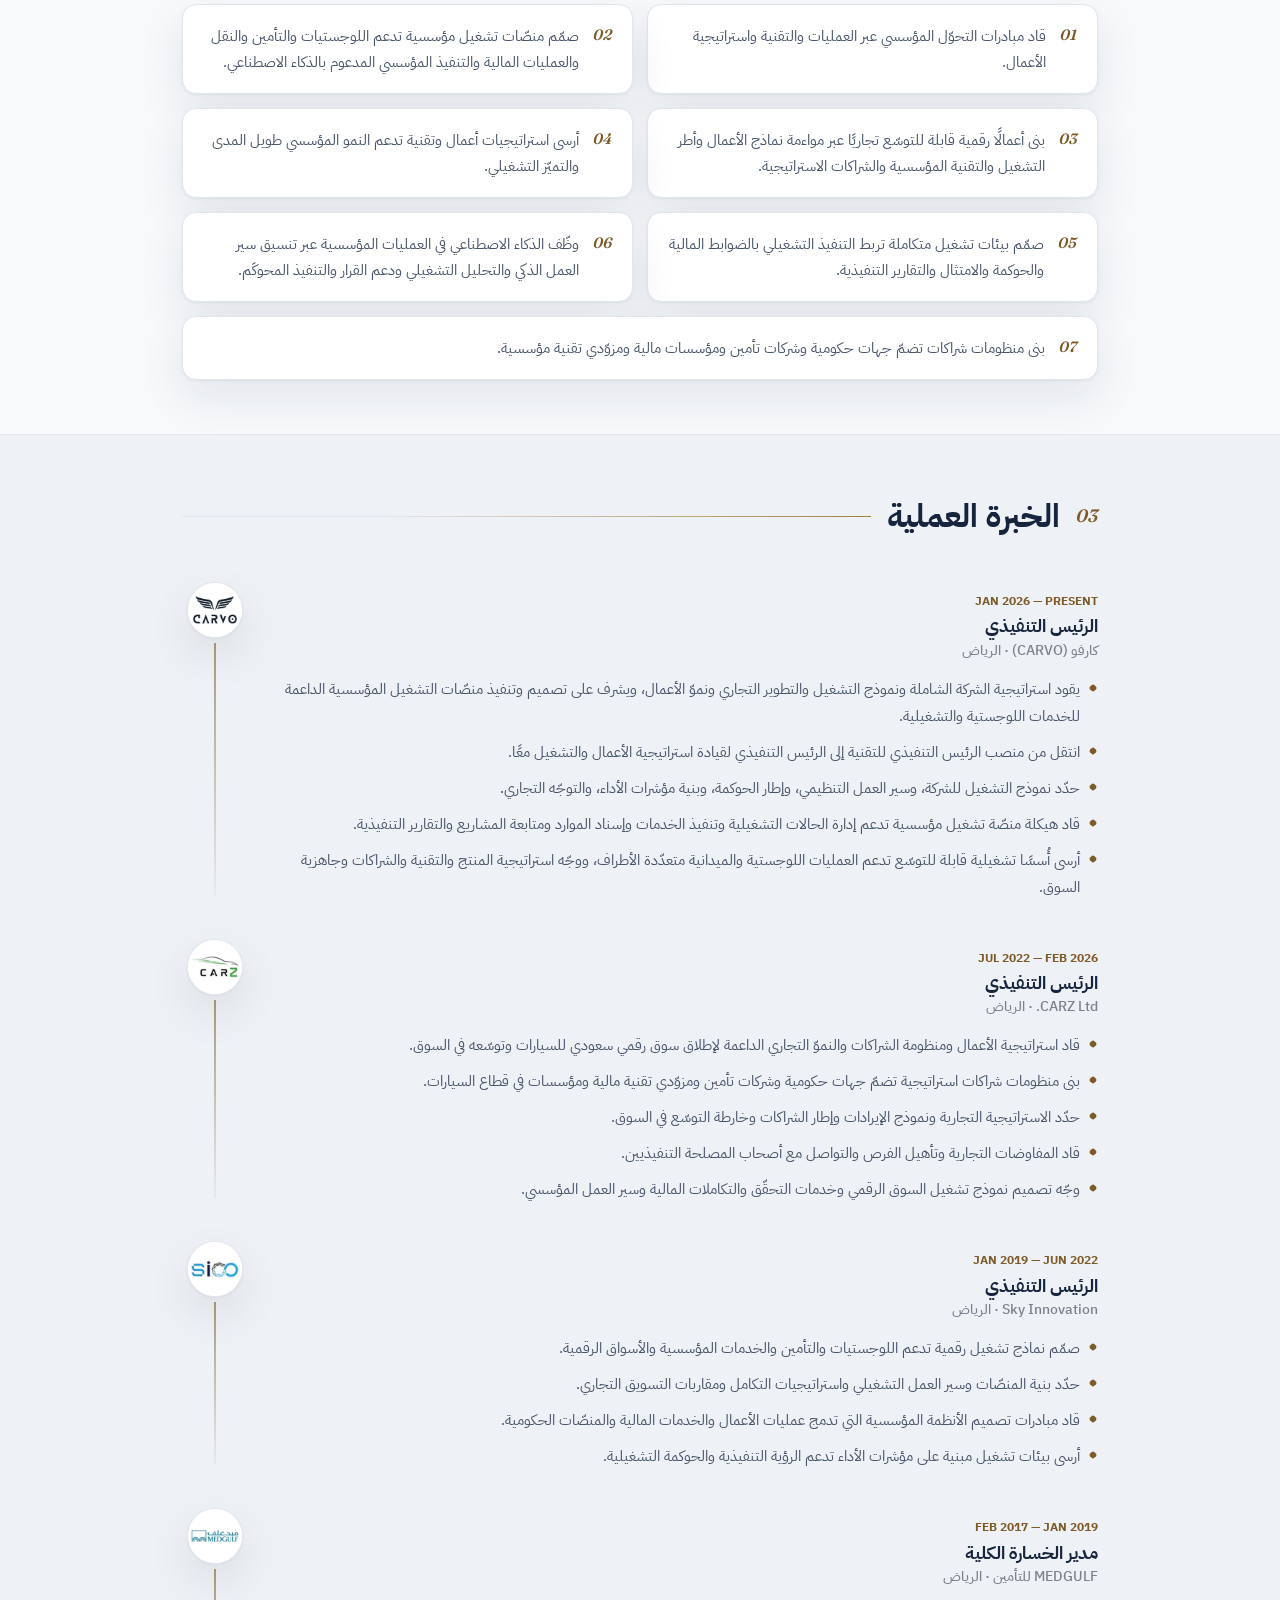
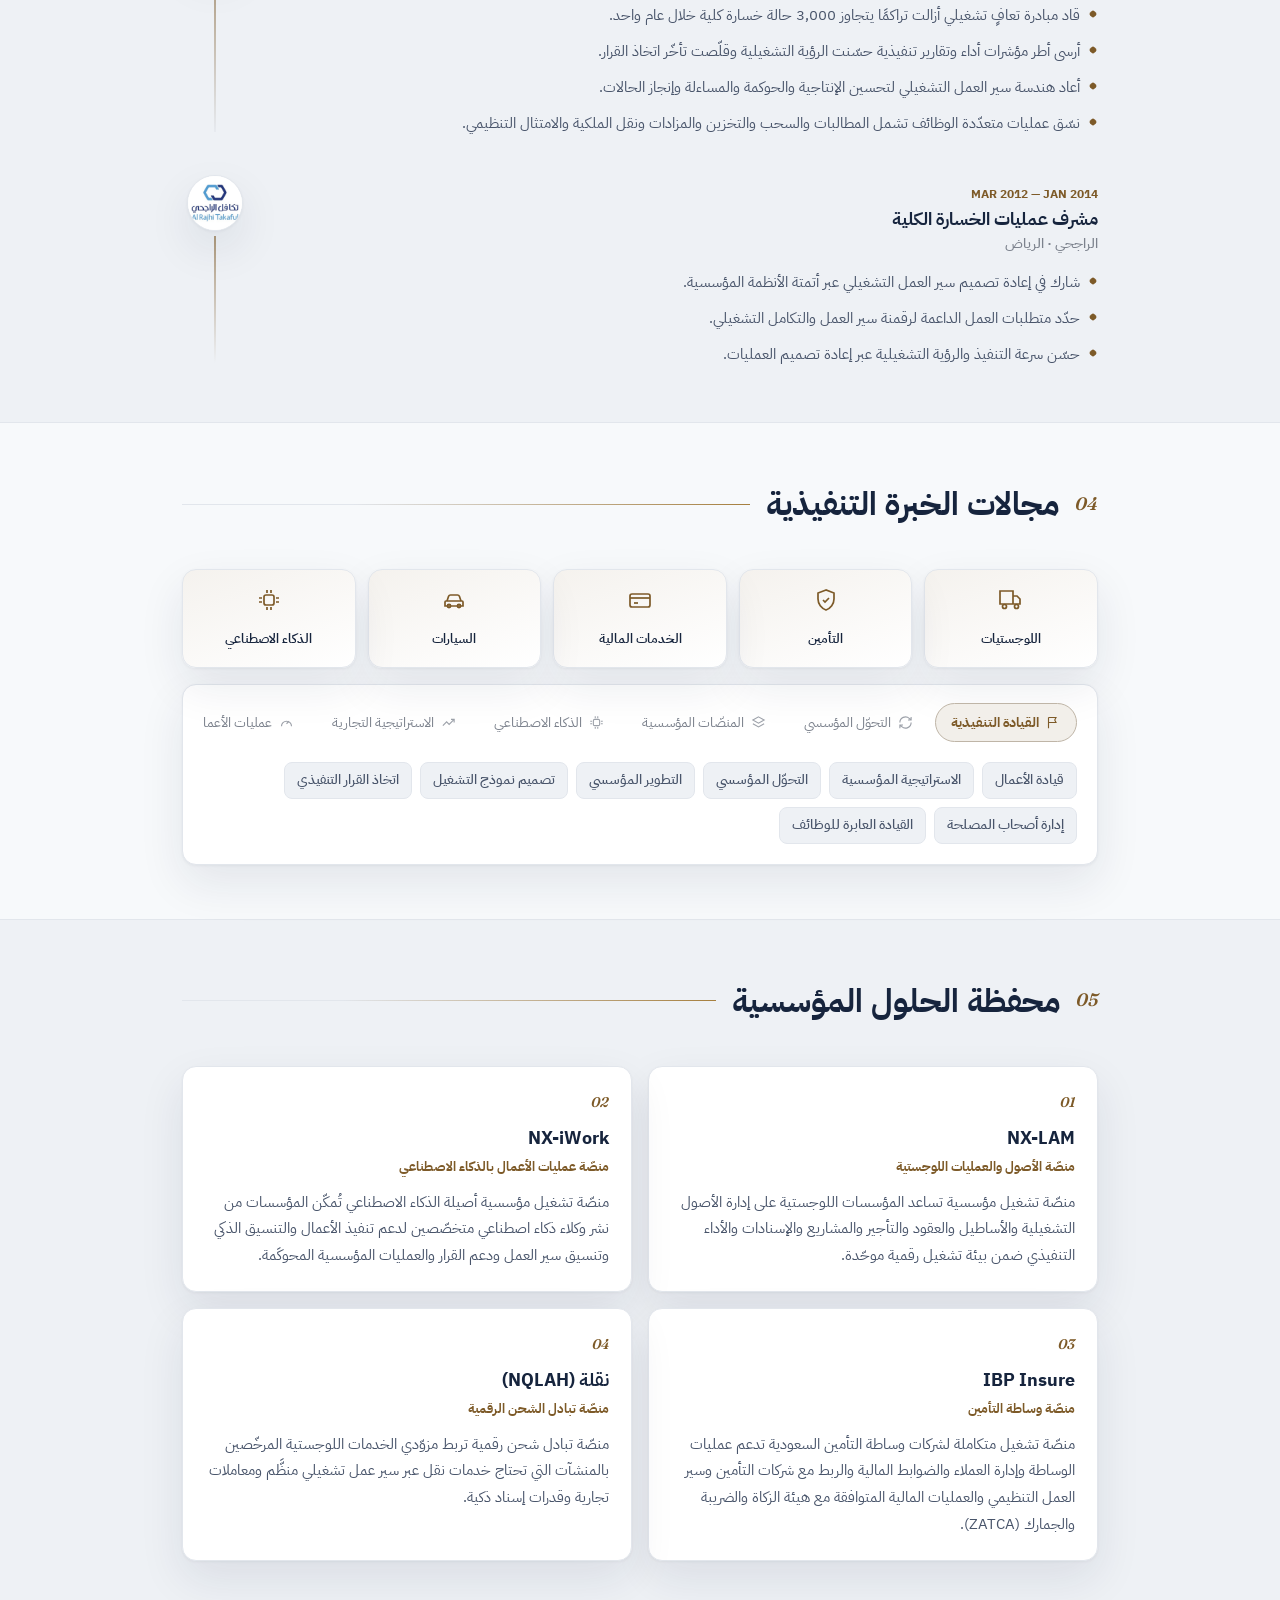
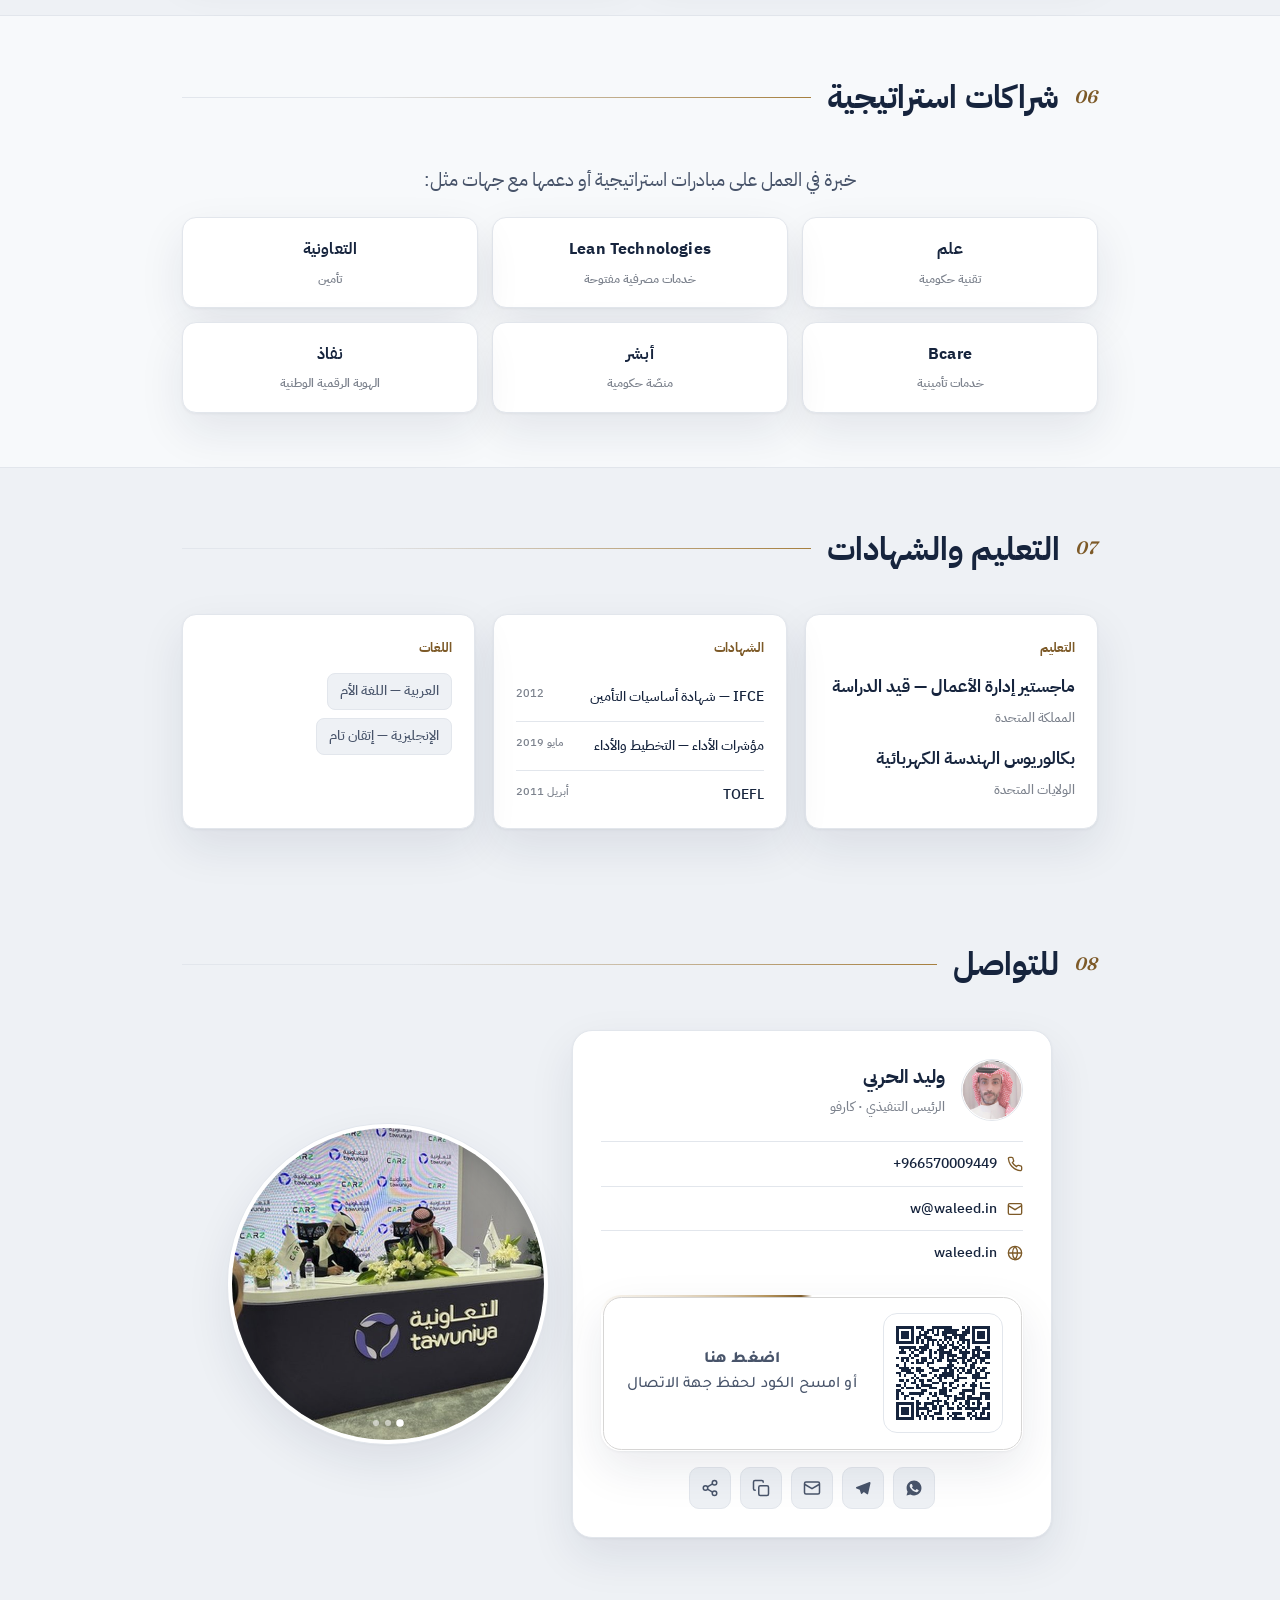
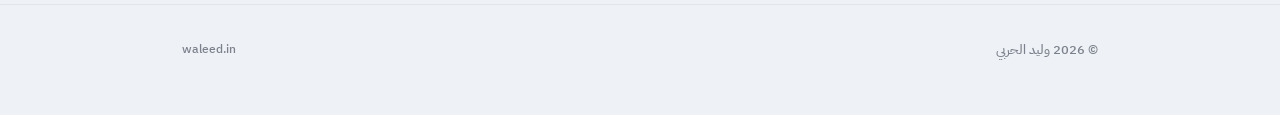
<file: ar/cv/index.html>
<!DOCTYPE html>
<html lang="ar" dir="rtl"><head>
<meta charset="UTF-8"/><meta name="viewport" content="width=device-width,initial-scale=1.0"/>
<title>وليد الحربي — قيادي تنفيذي في التحوّل المؤسسي ومنصّات الأعمال بالذكاء الاصطناعي</title>
<meta name="description" content="وليد الحربي — قيادي تنفيذي بخبرة تتجاوز عشر سنوات في التحوّل المؤسسي وتصميم نماذج التشغيل المؤسسية وبناء منصّات الأعمال المدعومة بالذكاء الاصطناعي عبر قطاعات اللوجستيات والتأمين والخدمات المالية والسيارات. مقره الرياض، المملكة العربية السعودية."/>
<meta name="keywords" content="وليد الحربي, قيادي تنفيذي, التحوّل المؤسسي, الاستراتيجية الرقمية, المنصّات المؤسسية, الذكاء الاصطناعي المؤسسي, تصميم نموذج التشغيل, الرياض, السعودية"/>
<meta name="author" content="Waleed Al Harbi"/>
<meta name="robots" content="index, follow"/>
<link rel="canonical" href="https://waleed.in/ar/cv/"/>
<link rel="icon" type="image/png" href="/assets/favicon.png"/>
<link rel="apple-touch-icon" href="/assets/favicon.png"/>
<!-- Open Graph -->
<meta property="og:type" content="profile"/>
<meta property="og:title" content="وليد الحربي — قيادي تنفيذي في التحوّل المؤسسي ومنصّات الأعمال بالذكاء الاصطناعي"/>
<meta property="og:description" content="وليد الحربي — قيادي تنفيذي بخبرة تتجاوز عشر سنوات في التحوّل المؤسسي وتصميم نماذج التشغيل المؤسسية وبناء منصّات الأعمال المدعومة بالذكاء الاصطناعي عبر قطاعات اللوجستيات والتأمين والخدمات المالية والسيارات. مقره الرياض، المملكة العربية السعودية."/>
<meta property="og:url" content="https://waleed.in/ar/cv/"/>
<meta property="og:image" content="https://waleed.in/assets/og-image.jpg"/>
<meta property="og:image:width" content="1200"/>
<meta property="og:image:height" content="630"/>
<meta property="og:site_name" content="waleed.in"/>
<meta property="og:locale" content="ar_SA"/>
<meta property="og:locale:alternate" content="en_US"/>
<meta property="profile:first_name" content="Waleed"/>
<meta property="profile:last_name" content="Al Harbi"/>
<!-- Twitter -->
<meta name="twitter:card" content="summary_large_image"/>
<meta name="twitter:title" content="وليد الحربي — قيادي تنفيذي في التحوّل المؤسسي ومنصّات الأعمال بالذكاء الاصطناعي"/>
<meta name="twitter:description" content="وليد الحربي — قيادي تنفيذي بخبرة تتجاوز عشر سنوات في التحوّل المؤسسي وتصميم نماذج التشغيل المؤسسية وبناء منصّات الأعمال المدعومة بالذكاء الاصطناعي عبر قطاعات اللوجستيات والتأمين والخدمات المالية والسيارات. مقره الرياض، المملكة العربية السعودية."/>
<meta name="twitter:image" content="https://waleed.in/assets/og-image.jpg"/>
<!-- JSON-LD -->
<script type="application/ld+json">
{"@context":"https://schema.org","@type":"Person","name":"Waleed Al Harbi","alternateName":"وليد الحربي","jobTitle":"Chief Executive Officer","description":"وليد الحربي، قيادي تنفيذي بخبرة تتجاوز عشر سنوات في التحوّل المؤسسي وتصميم نماذج التشغيل المؤسسية وبناء منصّات الأعمال المدعومة بالذكاء الاصطناعي عبر قطاعات اللوجستيات والتأمين والخدمات المالية والسيارات. مقره الرياض.","url":"https://waleed.in","image":"https://waleed.in/assets/og-image.jpg","email":"w@waleed.in","telephone":"+966570009449","address":{"@type":"PostalAddress","addressLocality":"Riyadh","addressCountry":"SA"},"knowsLanguage":["ar","en"],"worksFor":{"@type":"Organization","name":"CARVO"},"knowsAbout":["Enterprise Transformation","Business Architecture","Enterprise Operating Platforms","Digital Strategy","Enterprise AI","Agentic AI","Operating Model Design","Commercial Strategy"]}
</script>

<link rel="alternate" hreflang="ar" href="https://waleed.in/ar/cv/"/><link rel="alternate" hreflang="en" href="https://waleed.in/en/cv/"/>
<link rel="preconnect" href="https://fonts.googleapis.com"/><link rel="preconnect" href="https://fonts.gstatic.com" crossorigin/>
<link href="https://fonts.googleapis.com/css2?family=IBM+Plex+Sans+Arabic:wght@400;500;600;700&family=Tajawal:wght@500;700;800&family=Fraunces:ital,opsz,wght@1,9..144,500;1,9..144,600&display=swap" rel="stylesheet"/>
<link rel="stylesheet" href="/assets/css/site-ar.css"/><style id="wa-assistant-disabled">/* لإعادة تفعيل المساعد: احذف هذا البلوك بالكامل */ #wa-fab-wrap,#wa-overlay{display:none!important}</style>
</head><body>
<div class="scroll-prog" aria-hidden="true"><i id="sprog"></i></div>
<nav><div class="wrap"><a class="navback" href="../" aria-label="العودة للملف الشخصي"><svg viewBox="0 0 24 24" fill="none" stroke="currentColor" stroke-width="2"><path d="M19 12H5M11 18l-6-6 6-6"/></svg><span>الرئيسية</span></a><a class="brand" href="../">Waleed<em>.</em>in</a><div class="nav-links"><a href="../">الرئيسية</a><a href="#about">نبذة</a><a href="#experience">الخبرة</a><a href="#skills">المجالات</a><a href="#platforms">الحلول</a><a href="#contact">تواصل</a></div><div class="nav-r"><a class="pill" href="../../en/cv/" style="font-family:'IBM Plex Sans Arabic';letter-spacing:.04em">EN</a><button class="pill" id="tb"><span id="ti">◐</span></button></div></div></nav>
<main>
<section class="hero"><div class="hero-bg" aria-hidden="true"><b></b><b></b></div><div class="hero-spot" aria-hidden="true"></div><div class="wrap">
  <div class="av-wrap"><img class="av" src="/assets/img/avatar.jpg" alt="وليد الحربي"/><span class="ping" aria-hidden="true"></span><span class="ping p2" aria-hidden="true"></span><span class="ping p3" aria-hidden="true"></span></div>
  <h1>وليد الحربي</h1>
  <div class="hero-role">قيادي تنفيذي &middot; التحوّل المؤسسي &middot; الاستراتيجية الرقمية &middot; منصّات الأعمال المدعومة بالذكاء الاصطناعي</div>
  <div class="kicker">الرياض &middot; المملكة العربية السعودية</div>
  <div class="hero-loc"><span class="avail"><span class="d"></span>متاح للفرص</span></div>
  <div class="ctas">
    <a class="btn btn-g" href="#contact">تواصل معي</a>
    <a class="btn btn-g" href="/assets/Waleed-Al-Harbi-CV.pdf" download="Waleed-Al-Harbi-CV.pdf"><svg width="14" height="14" viewBox="0 0 24 24" fill="none" stroke="currentColor" stroke-width="2"><path d="M14 2H6a2 2 0 0 0-2 2v16a2 2 0 0 0 2 2h12a2 2 0 0 0 2-2V8z"/><path d="M14 2v6h6"/><path d="M12 18v-6M9 15l3 3 3-3"/></svg>تحميل السيرة الذاتية</a>
    <button class="btn btn-g" id="wa-share-btn" type="button" aria-label="مشاركة الموقع"><svg width="14" height="14" viewBox="0 0 24 24" fill="none" stroke="currentColor" stroke-width="2"><circle cx="18" cy="5" r="3"/><circle cx="6" cy="12" r="3"/><circle cx="18" cy="19" r="3"/><path d="m8.6 13.5 6.8 4M15.4 6.5l-6.8 4"/></svg>مشاركة</button>
  </div>
  <div class="metrics rv">
    <div class="metric"><div class="n" data-c="10" data-s="+">0</div><div class="l">سنوات من القيادة المؤسسية</div></div>
    <div class="metric"><div class="n" data-c="4">0</div><div class="l">منصّات مؤسسية قاد بناءها</div></div>
    <div class="metric"><div class="n" data-c="40" data-s="%">0</div><div class="l">تحسين الأداء عبر التحوّل الرقمي والأتمتة</div></div>
    <div class="metric"><div class="n" data-c="6">0</div><div class="l">شراكات استراتيجية</div></div>
  </div>
</div></section>

<section class="sec" id="about"><div class="wrap">
  <div class="sec-hd rv"><span class="sec-num">01</span><span class="sec-title">الملف التنفيذي</span><span class="sec-line"></span></div>
  <div class="about rv">
    <p class="lead">قيادي تنفيذي بخبرة تتجاوز عشر سنوات في التحوّل المؤسسي وتصميم نماذج التشغيل وبناء الأعمال الرقمية. قاد مؤسسات في قطاعات اللوجستيات والتأمين والخدمات المالية والسيارات، ووظّف الذكاء الاصطناعي في تشغيلها وحوكمة قراراتها.</p>
    <p class="body">يجمع بين القيادة التنفيذية والاستراتيجية التجارية والتميّز التشغيلي وهندسة الأعمال وتصميم المنصّات المؤسسية، لمساعدة المؤسسات على تحويل عملياتها المعقّدة إلى بيئات أعمال قابلة للتوسّع ومحوكَمة رقميًا.</p>
    <p class="body" style="margin-top:14px">يمتلك خبرة في بناء المشاريع الرقمية من الفكرة حتى التسويق التجاري عبر تحديد نماذج الأعمال، وإعادة تصميم أطر التشغيل، وقيادة استراتيجية المنصّات المؤسسية، وبناء الشراكات الاستراتيجية، ودمج الخدمات المنظَّمة. ويُعرف بقدرته على ربط الاستراتيجية التنفيذية بالتنفيذ العملي عبر الأتمتة الذكية والحوكمة التشغيلية وقدرات الأعمال المدعومة بالذكاء الاصطناعي التي ترفع الأداء المؤسسي وتدعم اتخاذ القرار التنفيذي.</p>
  </div>
</div></section>

<section class="sec" id="impact"><div class="wrap">
  <div class="sec-hd rv"><span class="sec-num">02</span><span class="sec-title">الأثر التنفيذي</span><span class="sec-line"></span></div>
  <div class="imp-grid">
    <div class="imp rv"><b>01</b><p>قاد مبادرات التحوّل المؤسسي عبر العمليات والتقنية واستراتيجية الأعمال.</p></div>
    <div class="imp rv"><b>02</b><p>صمّم منصّات تشغيل مؤسسية تدعم اللوجستيات والتأمين والنقل والعمليات المالية والتنفيذ المؤسسي المدعوم بالذكاء الاصطناعي.</p></div>
    <div class="imp rv"><b>03</b><p>بنى أعمالًا رقمية قابلة للتوسّع تجاريًا عبر مواءمة نماذج الأعمال وأطر التشغيل والتقنية المؤسسية والشراكات الاستراتيجية.</p></div>
    <div class="imp rv"><b>04</b><p>أرسى استراتيجيات أعمال وتقنية تدعم النمو المؤسسي طويل المدى والتميّز التشغيلي.</p></div>
    <div class="imp rv"><b>05</b><p>صمّم بيئات تشغيل متكاملة تربط التنفيذ التشغيلي بالضوابط المالية والحوكمة والامتثال والتقارير التنفيذية.</p></div>
    <div class="imp rv"><b>06</b><p>وظّف الذكاء الاصطناعي في العمليات المؤسسية عبر تنسيق سير العمل الذكي والتحليل التشغيلي ودعم القرار والتنفيذ المحوكَم.</p></div>
    <div class="imp rv"><b>07</b><p>بنى منظومات شراكات تضمّ جهات حكومية وشركات تأمين ومؤسسات مالية ومزوّدي تقنية مؤسسية.</p></div>
  </div>
</div></section>

<section class="sec" id="experience"><div class="wrap">
  <div class="sec-hd rv"><span class="sec-num">03</span><span class="sec-title">الخبرة العملية</span><span class="sec-line"></span></div>
  <div class="tl">
    <div class="tl-row rv"><div class="tl-r">
      <div class="tw">JAN 2026 — PRESENT</div><div class="tr">الرئيس التنفيذي</div><div class="to">كارفو (CARVO) &middot; الرياض</div>
      <ul class="tb"><li>يقود استراتيجية الشركة الشاملة ونموذج التشغيل والتطوير التجاري ونموّ الأعمال، ويشرف على تصميم وتنفيذ منصّات التشغيل المؤسسية الداعمة للخدمات اللوجستية والتشغيلية.</li><li>انتقل من منصب الرئيس التنفيذي للتقنية إلى الرئيس التنفيذي لقيادة استراتيجية الأعمال والتشغيل معًا.</li><li>حدّد نموذج التشغيل للشركة، وسير العمل التنظيمي، وإطار الحوكمة، وبنية مؤشرات الأداء، والتوجّه التجاري.</li><li>قاد هيكلة منصّة تشغيل مؤسسية تدعم إدارة الحالات التشغيلية وتنفيذ الخدمات وإسناد الموارد ومتابعة المشاريع والتقارير التنفيذية.</li><li>أرسى أُسسًا تشغيلية قابلة للتوسّع تدعم العمليات اللوجستية والميدانية متعدّدة الأطراف، ووجّه استراتيجية المنتج والتقنية والشراكات وجاهزية السوق.</li></ul>
    </div><div class="tl-l"><div class="lc" tabindex="0" aria-label="CARVO"><img src="/assets/img/logo-carvo.jpg" alt="CARVO"/><span class="lt">CARVO</span></div><div class="vl"></div></div></div>

    <div class="tl-row rv"><div class="tl-r">
      <div class="tw">JUL 2022 — FEB 2026</div><div class="tr">الرئيس التنفيذي</div><div class="to">CARZ Ltd. &middot; الرياض</div>
      <ul class="tb"><li>قاد استراتيجية الأعمال ومنظومة الشراكات والنموّ التجاري الداعمة لإطلاق سوق رقمي سعودي للسيارات وتوسّعه في السوق.</li><li>بنى منظومات شراكات استراتيجية تضمّ جهات حكومية وشركات تأمين ومزوّدي تقنية مالية ومؤسسات في قطاع السيارات.</li><li>حدّد الاستراتيجية التجارية ونموذج الإيرادات وإطار الشراكات وخارطة التوسّع في السوق.</li><li>قاد المفاوضات التجارية وتأهيل الفرص والتواصل مع أصحاب المصلحة التنفيذيين.</li><li>وجّه تصميم نموذج تشغيل السوق الرقمي وخدمات التحقّق والتكاملات المالية وسير العمل المؤسسي.</li></ul>
    </div><div class="tl-l"><div class="lc" tabindex="0" aria-label="CARZ"><img src="/assets/img/logo-carz.jpg" alt="CARZ"/><span class="lt">CARZ</span></div><div class="vl"></div></div></div>

    <div class="tl-row rv"><div class="tl-r">
      <div class="tw">JAN 2019 — JUN 2022</div><div class="tr">الرئيس التنفيذي</div><div class="to">Sky Innovation &middot; الرياض</div>
      <ul class="tb"><li>صمّم نماذج تشغيل رقمية تدعم اللوجستيات والتأمين والخدمات المؤسسية والأسواق الرقمية.</li><li>حدّد بنية المنصّات وسير العمل التشغيلي واستراتيجيات التكامل ومقاربات التسويق التجاري.</li><li>قاد مبادرات تصميم الأنظمة المؤسسية التي تدمج عمليات الأعمال والخدمات المالية والمنصّات الحكومية.</li><li>أرسى بيئات تشغيل مبنية على مؤشرات الأداء تدعم الرؤية التنفيذية والحوكمة التشغيلية.</li></ul>
    </div><div class="tl-l"><div class="lc" tabindex="0" aria-label="Sky Innovation"><img src="/assets/img/logo-sky.jpg" alt="Sky Innovation"/><span class="lt">Sky Innovation</span></div><div class="vl"></div></div></div>

    <div class="tl-row rv"><div class="tl-r">
      <div class="tw">FEB 2017 — JAN 2019</div><div class="tr">مدير الخسارة الكلية</div><div class="to">MEDGULF للتأمين &middot; الرياض</div>
      <ul class="tb"><li>قاد مبادرة تعافٍ تشغيلي أزالت تراكمًا يتجاوز 3,000 حالة خسارة كلية خلال عام واحد.</li><li>أرسى أطر مؤشرات أداء وتقارير تنفيذية حسّنت الرؤية التشغيلية وقلّصت تأخّر اتخاذ القرار.</li><li>أعاد هندسة سير العمل التشغيلي لتحسين الإنتاجية والحوكمة والمساءلة وإنجاز الحالات.</li><li>نسّق عمليات متعدّدة الوظائف تشمل المطالبات والسحب والتخزين والمزادات ونقل الملكية والامتثال التنظيمي.</li></ul>
    </div><div class="tl-l"><div class="lc" tabindex="0" aria-label="Medgulf"><img src="/assets/img/logo-medgulf.jpg" alt="Medgulf"/><span class="lt">Medgulf</span></div><div class="vl"></div></div></div>

    <div class="tl-row rv"><div class="tl-r">
      <div class="tw">MAR 2012 — JAN 2014</div><div class="tr">مشرف عمليات الخسارة الكلية</div><div class="to">الراجحي &middot; الرياض</div>
      <ul class="tb"><li>شارك في إعادة تصميم سير العمل التشغيلي عبر أتمتة الأنظمة المؤسسية.</li><li>حدّد متطلبات العمل الداعمة لرقمنة سير العمل والتكامل التشغيلي.</li><li>حسّن سرعة التنفيذ والرؤية التشغيلية عبر إعادة تصميم العمليات.</li></ul>
    </div><div class="tl-l"><div class="lc" tabindex="0" aria-label="Al Rajhi"><img src="/assets/img/logo-alrajhi.jpg" alt="Al Rajhi"/><span class="lt">Al Rajhi</span></div><div class="vl"></div></div></div>
  </div>
</div></section>

<section class="sec" id="skills"><div class="wrap">
  <div class="sec-hd rv"><span class="sec-num">04</span><span class="sec-title">مجالات الخبرة التنفيذية</span><span class="sec-line"></span></div>
  <div class="doms">
    <div class="dom rv"><svg viewBox="0 0 24 24" fill="none" stroke="currentColor" stroke-width="1.7"><path d="M1 3h13v13H1zM14 8h4l3 3v5h-7V8z"/><circle cx="5.5" cy="18.5" r="2"/><circle cx="17.5" cy="18.5" r="2"/></svg><span>اللوجستيات</span></div>
    <div class="dom rv"><svg viewBox="0 0 24 24" fill="none" stroke="currentColor" stroke-width="1.7"><path d="M12 2 4 5v6c0 5 3.4 9.4 8 11 4.6-1.6 8-6 8-11V5l-8-3z"/><path d="m9 12 2 2 4-4"/></svg><span>التأمين</span></div>
    <div class="dom rv"><svg viewBox="0 0 24 24" fill="none" stroke="currentColor" stroke-width="1.7"><rect x="2" y="6" width="20" height="13" rx="2"/><path d="M2 10h20"/><path d="M6 15h4"/></svg><span>الخدمات المالية</span></div>
    <div class="dom rv"><svg viewBox="0 0 24 24" fill="none" stroke="currentColor" stroke-width="1.7"><path d="M5 13 6.6 8.3A2 2 0 0 1 8.5 7h7a2 2 0 0 1 1.9 1.3L19 13"/><path d="M4 13h16a1 1 0 0 1 1 1v4H3v-4a1 1 0 0 1 1-1z"/><circle cx="7" cy="18" r="1.6"/><circle cx="17" cy="18" r="1.6"/></svg><span>السيارات</span></div>
    <div class="dom rv"><svg viewBox="0 0 24 24" fill="none" stroke="currentColor" stroke-width="1.7"><rect x="7" y="7" width="10" height="10" rx="2"/><path d="M10 2v3M14 2v3M10 19v3M14 19v3M2 10h3M2 14h3M19 10h3M19 14h3"/></svg><span>الذكاء الاصطناعي</span></div>
  </div>
  <div class="xp rv">
    <div class="xp-tabs" role="tablist" aria-label="فئات الخبرة">
      <button class="xp-tab on" type="button"><svg viewBox="0 0 24 24" fill="none" stroke="currentColor" stroke-width="1.8"><path d="M4 21V4M4 4h12l-2 4 2 4H4"/></svg>القيادة التنفيذية</button>
      <button class="xp-tab" type="button"><svg viewBox="0 0 24 24" fill="none" stroke="currentColor" stroke-width="1.8"><path d="M3 12a9 9 0 0 1 15-6.7L21 8M21 3v5h-5"/><path d="M21 12a9 9 0 0 1-15 6.7L3 16M3 21v-5h5"/></svg>التحوّل المؤسسي</button>
      <button class="xp-tab" type="button"><svg viewBox="0 0 24 24" fill="none" stroke="currentColor" stroke-width="1.8"><path d="m12 3 9 5-9 5-9-5 9-5z"/><path d="m3 14 9 5 9-5"/></svg>المنصّات المؤسسية</button>
      <button class="xp-tab" type="button"><svg viewBox="0 0 24 24" fill="none" stroke="currentColor" stroke-width="1.7"><rect x="7" y="7" width="10" height="10" rx="2"/><path d="M10 2v3M14 2v3M10 19v3M14 19v3M2 10h3M2 14h3M19 10h3M19 14h3"/></svg>الذكاء الاصطناعي</button>
      <button class="xp-tab" type="button"><svg viewBox="0 0 24 24" fill="none" stroke="currentColor" stroke-width="1.8"><path d="M3 17 9 11l4 4 8-8"/><path d="M16 7h5v5"/></svg>الاستراتيجية التجارية</button>
      <button class="xp-tab" type="button"><svg viewBox="0 0 24 24" fill="none" stroke="currentColor" stroke-width="1.8"><path d="M4 18a8 8 0 1 1 16 0"/><path d="m12 14 4-4"/></svg>عمليات الأعمال</button>
    </div>
    <div class="xp-pane on"><div class="chips"><span class="chip">قيادة الأعمال</span><span class="chip">الاستراتيجية المؤسسية</span><span class="chip">التحوّل المؤسسي</span><span class="chip">التطوير المؤسسي</span><span class="chip">تصميم نموذج التشغيل</span><span class="chip">اتخاذ القرار التنفيذي</span><span class="chip">إدارة أصحاب المصلحة</span><span class="chip">القيادة العابرة للوظائف</span></div></div>
    <div class="xp-pane"><div class="chips"><span class="chip">التحوّل المؤسسي</span><span class="chip">إعادة هندسة العمليات</span><span class="chip">التميّز التشغيلي</span><span class="chip">التحوّل الرقمي</span><span class="chip">التغيير المؤسسي</span><span class="chip">تحسين الأداء</span><span class="chip">أطر الحوكمة</span></div></div>
    <div class="xp-pane"><div class="chips"><span class="chip">منصّات التشغيل المؤسسية</span><span class="chip">منصّات SaaS</span><span class="chip">منصّات الأسواق الرقمية</span><span class="chip">الهندسة المؤسسية</span><span class="chip">أتمتة سير العمل</span><span class="chip">تكامل الـAPI</span><span class="chip">التكامل الحكومي</span><span class="chip">منظومات CRM</span></div></div>
    <div class="xp-pane"><div class="chips"><span class="chip">استراتيجية الذكاء الاصطناعي المؤسسي</span><span class="chip">الذكاء الاصطناعي الوكيل (Agentic AI)</span><span class="chip">الأتمتة الذكية</span><span class="chip">العمليات المدعومة بالذكاء الاصطناعي</span><span class="chip">الأنظمة متعدّدة الوكلاء</span><span class="chip">تنسيق سير العمل</span><span class="chip">دعم القرار</span></div></div>
    <div class="xp-pane"><div class="chips"><span class="chip">تطوير الأعمال</span><span class="chip">استراتيجية الدخول للسوق</span><span class="chip">الشراكات الاستراتيجية</span><span class="chip">نماذج الإيرادات</span><span class="chip">التوسّع في السوق</span><span class="chip">التفاوض التجاري</span><span class="chip">أعمال B2B وB2G</span></div></div>
    <div class="xp-pane"><div class="chips"><span class="chip">الاستراتيجية التشغيلية</span><span class="chip">أطر مؤشرات الأداء</span><span class="chip">لوحات المعلومات التنفيذية</span><span class="chip">إدارة الأصول</span><span class="chip">إدارة العقود</span><span class="chip">عمليات المشاريع</span><span class="chip">تحليلات الأداء</span></div></div>
  </div>
</div></section>

<section class="sec" id="platforms"><div class="wrap">
  <div class="sec-hd rv"><span class="sec-num">05</span><span class="sec-title">محفظة الحلول المؤسسية</span><span class="sec-line"></span></div>
  <div class="plats">
    <div class="plat rv"><span class="pi">01</span><h3>NX-LAM</h3><span class="pt">منصّة الأصول والعمليات اللوجستية</span><p>منصّة تشغيل مؤسسية تساعد المؤسسات اللوجستية على إدارة الأصول التشغيلية والأساطيل والعقود والتأجير والمشاريع والإسنادات والأداء التنفيذي ضمن بيئة تشغيل رقمية موحّدة.</p></div>
    <div class="plat rv"><span class="pi">02</span><h3>NX-iWork</h3><span class="pt">منصّة عمليات الأعمال بالذكاء الاصطناعي</span><p>منصّة تشغيل مؤسسية أصيلة الذكاء الاصطناعي تُمكّن المؤسسات من نشر وكلاء ذكاء اصطناعي متخصّصين لدعم تنفيذ الأعمال والتنسيق الذكي وتنسيق سير العمل ودعم القرار والعمليات المؤسسية المحوكَمة.</p></div>
    <div class="plat rv"><span class="pi">03</span><h3>IBP Insure</h3><span class="pt">منصّة وساطة التأمين</span><p>منصّة تشغيل متكاملة لشركات وساطة التأمين السعودية تدعم عمليات الوساطة وإدارة العملاء والضوابط المالية والربط مع شركات التأمين وسير العمل التنظيمي والعمليات المالية المتوافقة مع هيئة الزكاة والضريبة والجمارك (ZATCA).</p></div>
    <div class="plat rv"><span class="pi">04</span><h3>نقلة (NQLAH)</h3><span class="pt">منصّة تبادل الشحن الرقمية</span><p>منصّة تبادل شحن رقمية تربط مزوّدي الخدمات اللوجستية المرخّصين بالمنشآت التي تحتاج خدمات نقل عبر سير عمل تشغيلي منظَّم ومعاملات تجارية وقدرات إسناد ذكية.</p></div>
  </div>
</div></section>

<section class="sec" id="partnerships"><div class="wrap">
  <div class="sec-hd rv"><span class="sec-num">06</span><span class="sec-title">شراكات استراتيجية</span><span class="sec-line"></span></div>
  <p class="lead-in rv" style="margin-bottom:0">خبرة في العمل على مبادرات استراتيجية أو دعمها مع جهات مثل:</p>
  <div class="ptiles">
    <div class="ptile rv"><span class="nm">علم</span><span class="cat">تقنية حكومية</span></div>
    <div class="ptile rv"><span class="nm">Lean Technologies</span><span class="cat">خدمات مصرفية مفتوحة</span></div>
    <div class="ptile rv"><span class="nm">التعاونية</span><span class="cat">تأمين</span></div>
    <div class="ptile rv"><span class="nm">Bcare</span><span class="cat">خدمات تأمينية</span></div>
    <div class="ptile rv"><span class="nm">أبشر</span><span class="cat">منصّة حكومية</span></div>
    <div class="ptile rv"><span class="nm">نفاذ</span><span class="cat">الهوية الرقمية الوطنية</span></div>
  </div>
  </div>
</div></section>

<section class="sec" id="education"><div class="wrap">
  <div class="sec-hd rv"><span class="sec-num">07</span><span class="sec-title">التعليم والشهادات</span><span class="sec-line"></span></div>
  <div class="two">
    <div class="panel rv"><h3>التعليم</h3><div class="ed-d">ماجستير إدارة الأعمال &mdash; قيد الدراسة</div><div class="ed-m">المملكة المتحدة</div><div class="ed-d" style="margin-top:16px">بكالوريوس الهندسة الكهربائية</div><div class="ed-m">الولايات المتحدة</div></div>
    <div class="panel rv"><h3>الشهادات</h3><div class="cert"><span>IFCE &mdash; شهادة أساسيات التأمين</span><time>2012</time></div><div class="cert"><span>مؤشرات الأداء &mdash; التخطيط والأداء</span><time>مايو 2019</time></div><div class="cert"><span>TOEFL</span><time>أبريل 2011</time></div></div>
    <div class="panel rv"><h3>اللغات</h3><div class="chips"><span class="chip">العربية &mdash; اللغة الأم</span><span class="chip">الإنجليزية &mdash; إتقان تام</span></div></div>
  </div>
</div></section>

<section class="sec" id="contact"><div class="wrap">
  <div class="sec-hd rv"><span class="sec-num">08</span><span class="sec-title">للتواصل</span><span class="sec-line"></span></div>
  <div class="contact-row">
  <div class="cc rv">
    <div class="cc-top"><div class="cc-av"><img src="/assets/img/avatar.jpg" alt="وليد"/></div><div><h3>وليد الحربي</h3><p>الرئيس التنفيذي &middot; كارفو</p></div></div>
    <a class="cr" href="tel:+966570009449"><svg viewBox="0 0 24 24" fill="none" stroke="currentColor" stroke-width="2"><path d="M22 16.92v3a2 2 0 0 1-2.18 2 19.79 19.79 0 0 1-8.63-3.07 19.5 19.5 0 0 1-6-6 19.79 19.79 0 0 1-3.07-8.67A2 2 0 0 1 4.11 2h3a2 2 0 0 1 2 1.72c.13.96.36 1.9.7 2.81a2 2 0 0 1-.45 2.11L8.09 9.91a16 16 0 0 0 6 6l1.27-1.27a2 2 0 0 1 2.11-.45c.91.34 1.85.57 2.81.7A2 2 0 0 1 22 16.92z"/></svg><span class="ltr-text">+966570009449</span></a>
    <a class="cr" href="mailto:w@waleed.in"><svg viewBox="0 0 24 24" fill="none" stroke="currentColor" stroke-width="2"><rect x="2" y="4" width="20" height="16" rx="2"/><path d="m22 7-10 6L2 7"/></svg><span class="ltr-text">w@waleed.in</span></a>
    <a class="cr" href="https://waleed.in" target="_blank" rel="noopener"><svg viewBox="0 0 24 24" fill="none" stroke="currentColor" stroke-width="2"><circle cx="12" cy="12" r="10"/><path d="M2 12h20M12 2a15.3 15.3 0 0 1 0 20 15.3 15.3 0 0 1 0-20"/></svg><span class="ltr-text">waleed.in</span></a>
    <div class="save-row rv">
      <a class="contact-card" href="/assets/Waleed-Al-Harbi-ar.vcf" download="Waleed-Al-Harbi.vcf" aria-label="اضغط أو امسح الكود لحفظ جهة الاتصال">
        <span class="qr-big"><img src="/assets/img/qr-contact-ar.svg" alt="رمز QR — امسحه لحفظ جهة الاتصال" width="104" height="104"/></span>
        <span class="qr-cta"><b>اضغط هنا</b> أو امسح الكود لحفظ جهة الاتصال</span>
      </a>
    </div>
    <div class="shr">
      <a class="sb" id="wa" title="واتساب" target="_blank" rel="noopener"><svg viewBox="0 0 24 24" fill="currentColor"><path d="M12.04 2C6.58 2 2.13 6.45 2.13 11.91c0 1.75.46 3.45 1.32 4.95L2 22l5.25-1.38a9.9 9.9 0 0 0 4.79 1.22h.01c5.46 0 9.91-4.45 9.91-9.91 0-2.65-1.03-5.14-2.9-7.01A9.82 9.82 0 0 0 12.04 2zm5.8 14.13c-.24.68-1.4 1.3-1.94 1.38-.5.07-1.13.1-1.82-.11-.42-.13-.96-.31-1.65-.61-2.9-1.25-4.8-4.17-4.94-4.36-.15-.19-1.19-1.58-1.19-3.02s.76-2.14 1.03-2.43c.27-.29.58-.37.78-.37l.56.01c.18.01.42-.07.66.5.24.59.83 2.03.9 2.18.07.15.12.32.02.51-.1.19-.15.31-.29.48-.15.17-.31.38-.44.51-.15.15-.3.31-.13.6.17.29.77 1.27 1.65 2.06 1.13 1.01 2.09 1.32 2.38 1.47.29.15.46.12.63-.07.17-.19.73-.85.92-1.14.19-.29.39-.24.66-.15.27.1 1.7.8 1.99.95.29.15.48.22.55.34.07.12.07.69-.17 1.37z"/></svg></a>
      <a class="sb" id="tg" title="تيليجرام" target="_blank" rel="noopener"><svg viewBox="0 0 24 24" fill="currentColor"><path d="M21.94 4.27a1.3 1.3 0 0 0-1.32-.2L3.3 10.78c-.86.34-.85 1.57.02 1.89l4.3 1.6 1.66 5.06c.2.6.95.78 1.4.34l2.42-2.36 4.3 3.16c.5.37 1.22.1 1.36-.5l3.2-14.4a1.3 1.3 0 0 0-.42-1.3z"/></svg></a>
      <a class="sb" id="em" title="البريد" href="mailto:w@waleed.in"><svg viewBox="0 0 24 24" fill="none" stroke="currentColor" stroke-width="2"><rect x="2" y="4" width="20" height="16" rx="2"/><path d="m22 7-10 6L2 7"/></svg></a>
      <button class="sb" id="cp" title="نسخ الرابط"><svg viewBox="0 0 24 24" fill="none" stroke="currentColor" stroke-width="2"><rect x="9" y="9" width="13" height="13" rx="2"/><path d="M5 15H4a2 2 0 0 1-2-2V4a2 2 0 0 1 2-2h9a2 2 0 0 1 2 2v1"/></svg></button>
      <button class="sb" id="ns" title="مشاركة"><svg viewBox="0 0 24 24" fill="none" stroke="currentColor" stroke-width="2"><circle cx="18" cy="5" r="3"/><circle cx="6" cy="12" r="3"/><circle cx="18" cy="19" r="3"/><path d="m8.6 13.5 6.8 4M15.4 6.5l-6.8 4"/></svg></button>
    </div>
  </div>

<div class="cc-gallery rv">
  <div class="cc-frame" id="cc-frame" oncontextmenu="return false" draggable="false">
    <div class="cc-slide active" style="background-image:url(/assets/img/gallery-1.jpg)"></div><div class="cc-slide" style="background-image:url(/assets/img/gallery-2.jpg)"></div><div class="cc-slide" style="background-image:url(/assets/img/gallery-3.jpg)"></div>
    <div class="cc-ring"></div>
    <div class="cc-guard"></div>
    <div class="cc-dots"><span class="cc-dot on"></span><span class="cc-dot"></span><span class="cc-dot"></span></div>
  </div>
</div>
</div>
</div></section>
</main>
<footer><div class="wrap"><p>&#169; <span id="yr"></span> وليد الحربي</p><p class="en">waleed.in</p></div></footer>
<div class="toast" id="toast"></div>
<script src="/assets/js/site.js" defer></script>


<!-- ============ Waleed.in AI Assistant Widget ============ -->
<!-- ضع رابط الـ Cloudflare Worker هنا بعد نشره -->


<script>window.WALEED_ASSISTANT_ENDPOINT = "https://waleed-assistant.w-3e8.workers.dev";</script>

<link rel="stylesheet" href="/assets/css/assistant.css"/>

<!-- زر عائم + تاق -->
<div id="wa-fab-wrap">
  <button id="wa-tag" type="button" aria-label="افتح المساعد">تعرّف على وليد أكثر <b>عبر مساعده الذكي</b> <span class="wa-x">✦</span></button>
  <button id="wa-fab" type="button" aria-label="المساعد الذكي">
    <span class="wa-pulse"></span>
    <svg viewBox="0 0 24 24" fill="none" stroke="currentColor" stroke-width="2" stroke-linecap="round" stroke-linejoin="round"><path d="M21 15a2 2 0 0 1-2 2H7l-4 4V5a2 2 0 0 1 2-2h14a2 2 0 0 1 2 2z"/><path d="M8 10h.01M12 10h.01M16 10h.01"/></svg>
  </button>
</div>

<!-- نافذة الشات -->
<div id="wa-overlay" role="dialog" aria-modal="true" aria-label="المساعد الذكي لوليد">
  <div id="wa-head">
    <img class="wa-ava" id="wa-head-ava" alt="وليد"/>
    <div class="wa-meta">
      <div class="wa-name">مساعد وليد الذكي</div>
      <div class="wa-sub"><span class="wa-dot"></span> يعرف خبرات وليد ومجالاته</div>
    </div>
    <button id="wa-close" type="button" aria-label="إغلاق والعودة للموقع">
      <svg viewBox="0 0 24 24" fill="none" stroke="currentColor" stroke-width="2" stroke-linecap="round"><path d="M18 6 6 18M6 6l12 12"/></svg>
    </button>
  </div>
  <div id="wa-msgs"></div>
  <div id="wa-chips"></div>
  <div id="wa-input-bar">
    <div id="wa-input-inner">
      <button class="wa-iconbtn" id="wa-mic" type="button" aria-label="تحدّث صوتيًا" title="تحدّث صوتيًا">
        <svg viewBox="0 0 24 24" fill="none" stroke="currentColor" stroke-width="2" stroke-linecap="round" stroke-linejoin="round"><path d="M12 2a3 3 0 0 0-3 3v7a3 3 0 0 0 6 0V5a3 3 0 0 0-3-3z"/><path d="M19 10v2a7 7 0 0 1-14 0v-2M12 19v3"/></svg>
      </button>
      <textarea id="wa-text" rows="1" placeholder="اسأل عن خبرات وليد ومجالاته..." aria-label="اكتب رسالتك"></textarea>
      <button class="wa-iconbtn" id="wa-send" type="button" aria-label="إرسال" disabled>
        <svg viewBox="0 0 24 24" fill="none" stroke="currentColor" stroke-width="2" stroke-linecap="round" stroke-linejoin="round"><path d="m22 2-7 20-4-9-9-4Z"/><path d="M22 2 11 13"/></svg>
      </button>
    </div>
    <div id="wa-voice-note"></div>
  </div>
</div>

<script src="/assets/js/assistant.js" defer></script>
<!-- ============ /Waleed.in AI Assistant Widget ============ -->


<div id="wa-share-pop" role="dialog" aria-modal="true">
  <div class="wa-share-card">
    <h4>مشاركة الموقع</h4><p>اختر طريقة المشاركة</p>
    <div class="wa-share-list">
      <button class="wa-share-item" id="wsh-wa"><span class="wa-si-wa"><svg viewBox="0 0 24 24" fill="currentColor"><path d="M12.04 2C6.58 2 2.13 6.45 2.13 11.91c0 1.75.46 3.45 1.32 4.95L2 22l5.25-1.38a9.9 9.9 0 0 0 4.79 1.22h.01c5.46 0 9.91-4.45 9.91-9.91 0-2.65-1.03-5.14-2.9-7.01A9.82 9.82 0 0 0 12.04 2zm5.8 14.13c-.24.68-1.4 1.3-1.94 1.38-.5.07-1.13.1-1.82-.11-.42-.13-.96-.31-1.65-.61-2.9-1.25-4.8-4.17-4.94-4.36-.15-.19-1.19-1.58-1.19-3.02s.76-2.14 1.03-2.43c.27-.29.58-.37.78-.37l.56.01c.18.01.42-.07.66.5.24.59.83 2.03.9 2.18.07.15.12.32.02.51-.1.19-.15.31-.29.48-.15.17-.31.38-.44.51-.15.15-.3.31-.13.6.17.29.77 1.27 1.65 2.06 1.13 1.01 2.09 1.32 2.38 1.47.29.15.46.12.63-.07.17-.19.73-.85.92-1.14.19-.29.39-.24.66-.15.27.1 1.7.8 1.99.95.29.15.48.22.55.34.07.12.07.69-.17 1.37z"/></svg></span>واتساب</button>
      <button class="wa-share-item" id="wsh-tg"><span class="wa-si-tg"><svg viewBox="0 0 24 24" fill="currentColor"><path d="M21.94 4.27a1.3 1.3 0 0 0-1.32-.2L3.3 10.78c-.86.34-.85 1.57.02 1.89l4.3 1.6 1.66 5.06c.2.6.95.78 1.4.34l2.42-2.36 4.3 3.16c.5.37 1.22.1 1.36-.5l3.2-14.4a1.3 1.3 0 0 0-.42-1.3z"/></svg></span>تيليجرام</button>
      <button class="wa-share-item" id="wsh-em"><span class="wa-si-em"><svg viewBox="0 0 24 24" fill="none" stroke="currentColor" stroke-width="2"><rect x="2" y="4" width="20" height="16" rx="2"/><path d="m22 7-10 6L2 7"/></svg></span>البريد الإلكتروني</button>
      <button class="wa-share-item" id="wsh-cp"><span class="wa-si-cp"><svg viewBox="0 0 24 24" fill="none" stroke="currentColor" stroke-width="2"><rect x="9" y="9" width="13" height="13" rx="2"/><path d="M5 15H4a2 2 0 0 1-2-2V4a2 2 0 0 1 2-2h9a2 2 0 0 1 2 2v1"/></svg></span>نسخ الرابط</button>
    </div>
    <button class="wa-share-close" id="wsh-close">إغلاق</button>
  </div>
</div>


</body></html>
</file>
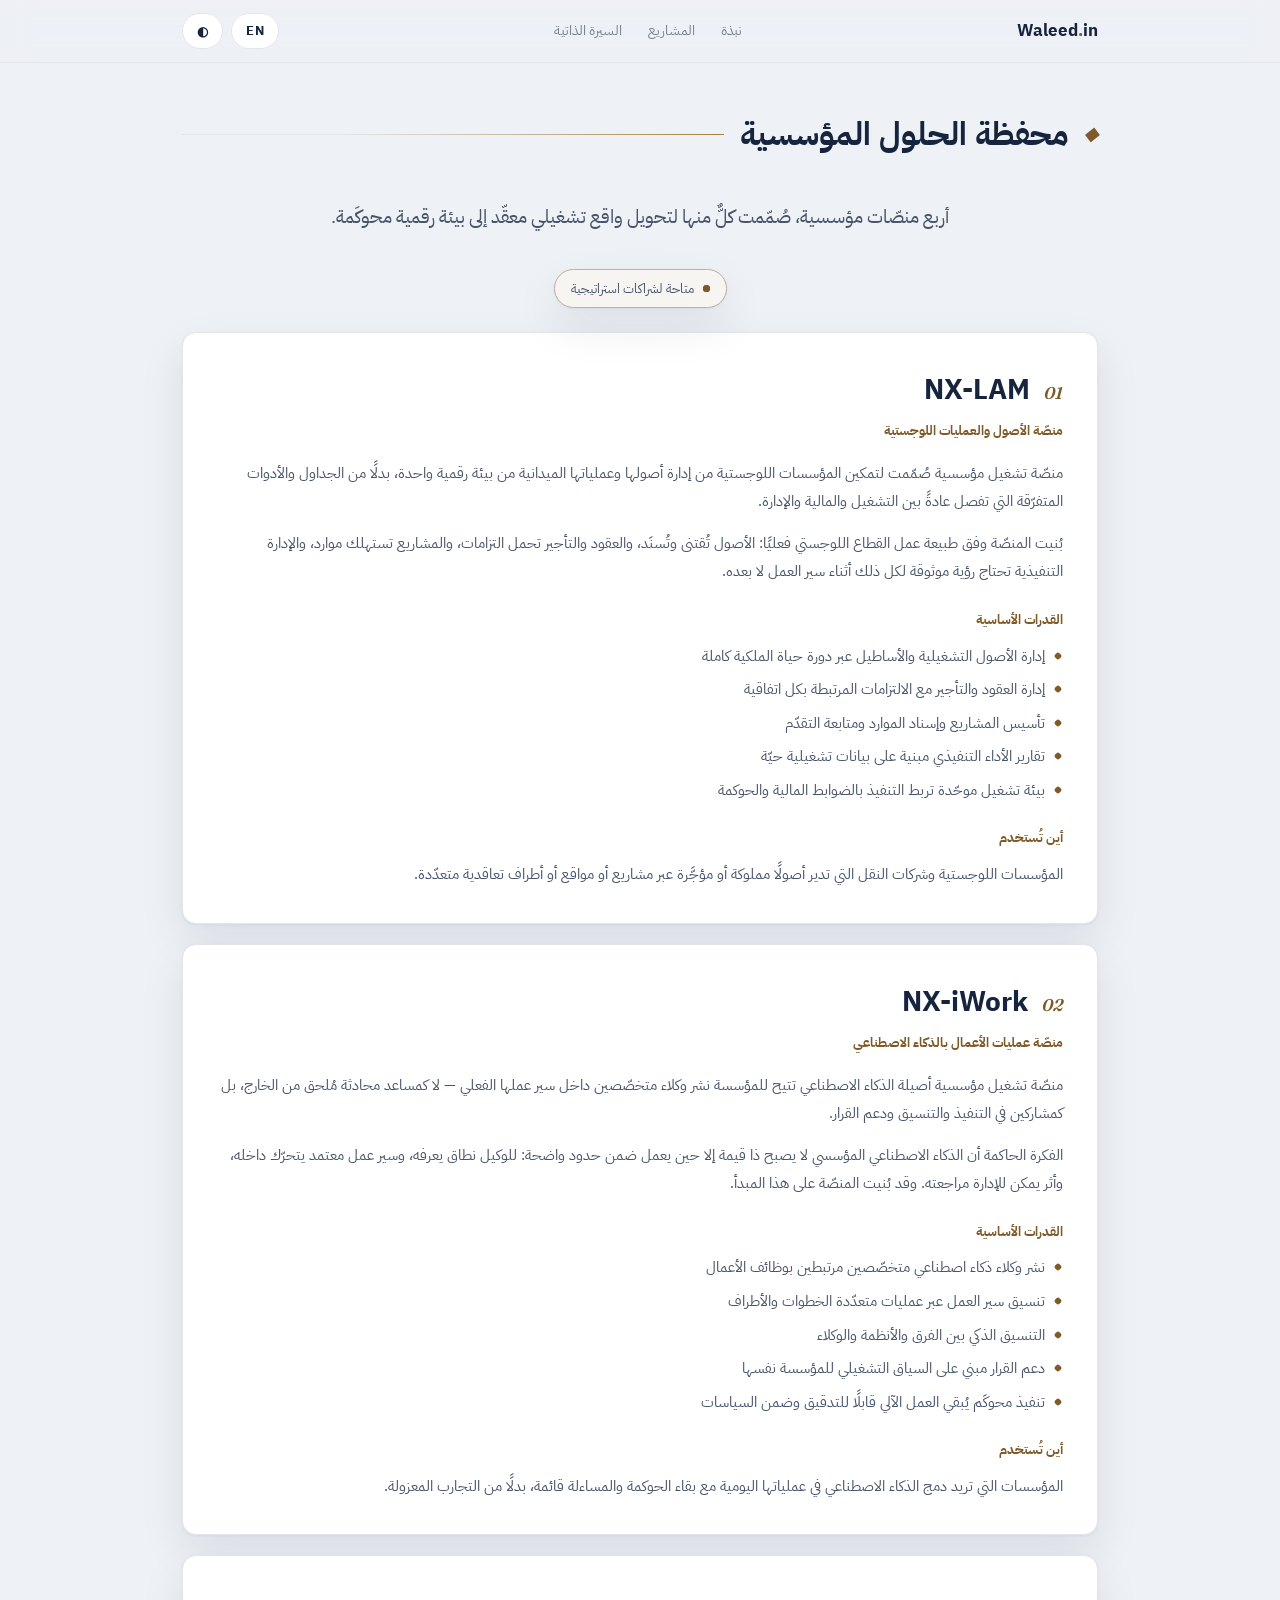
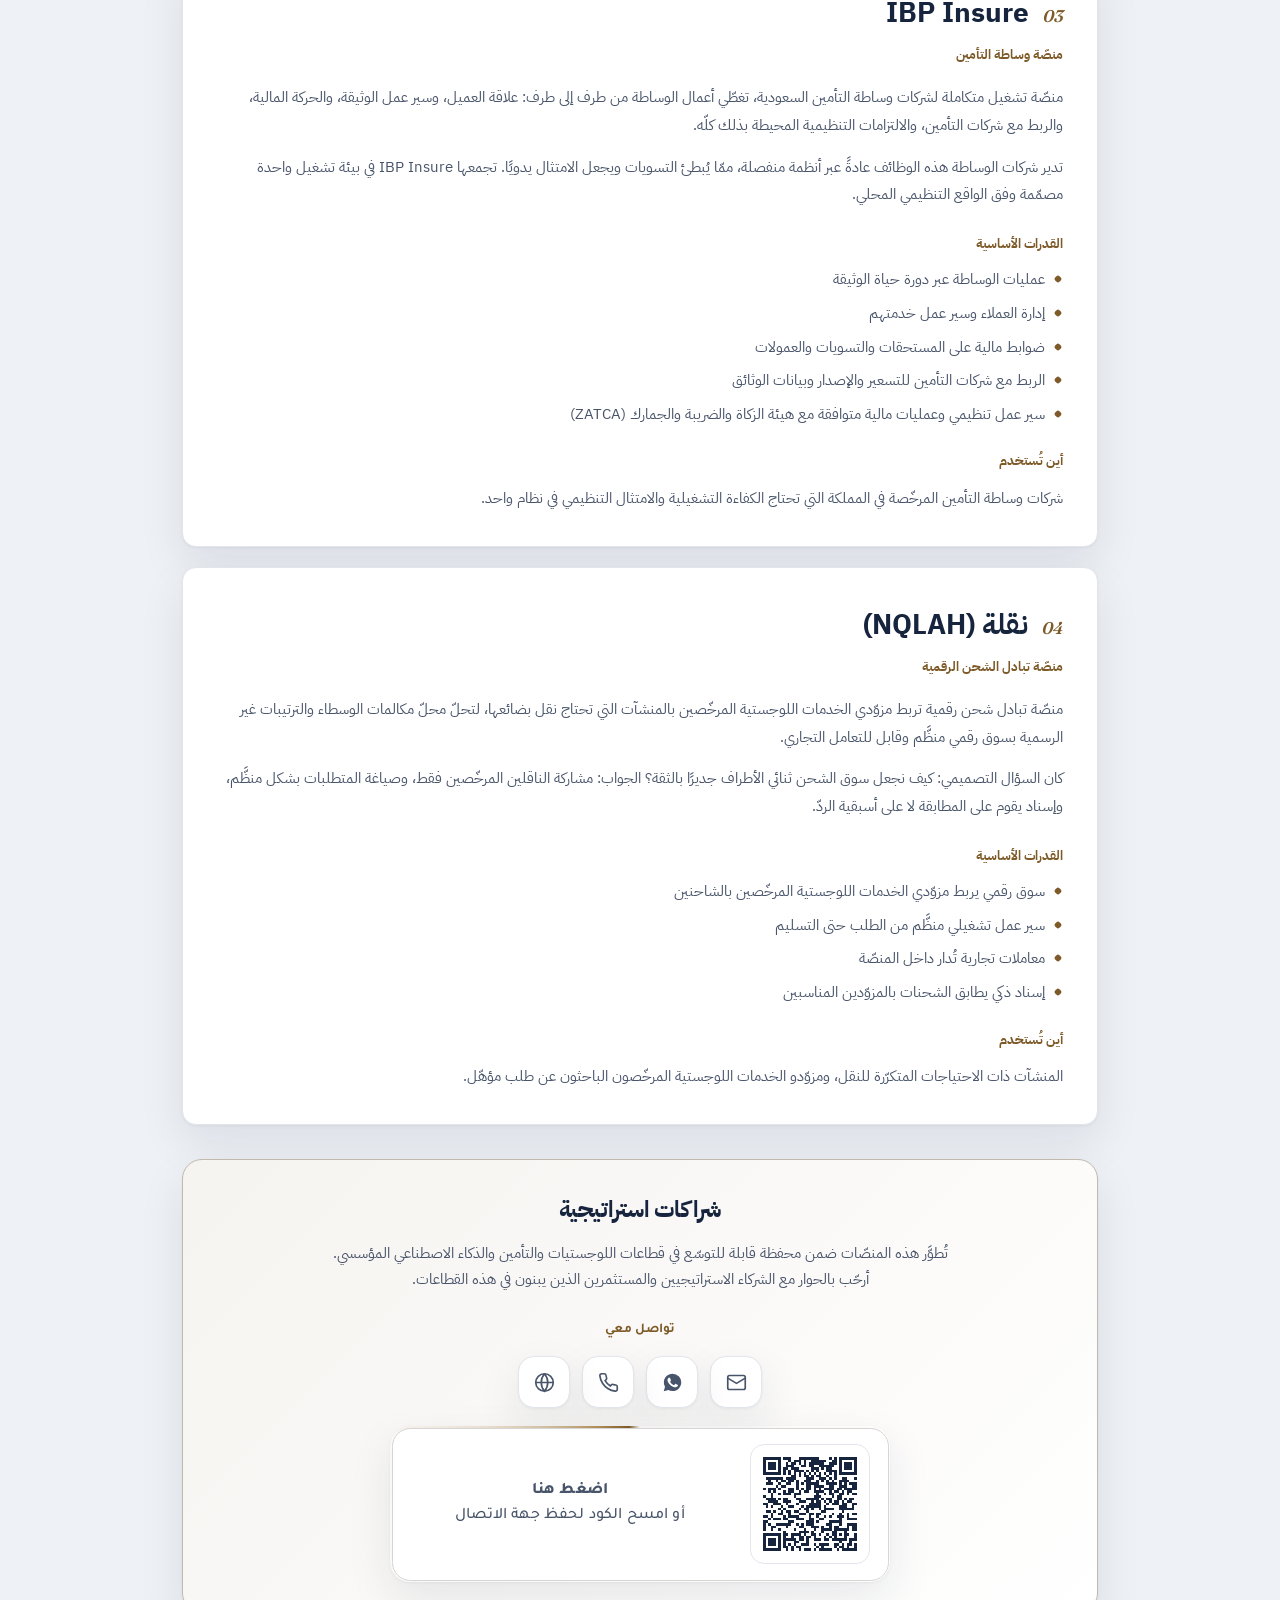
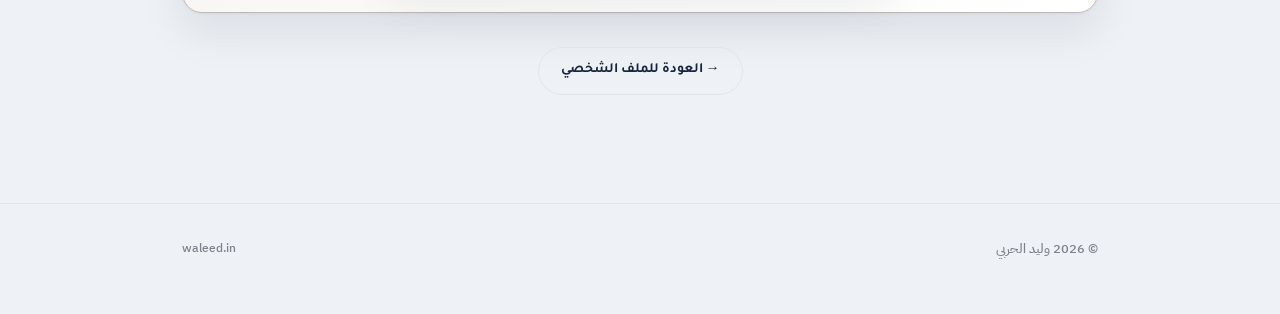
<file: ar/projects/index.html>
<!DOCTYPE html>
<html lang="ar" dir="rtl"><head>
<meta charset="UTF-8"/><meta name="viewport" content="width=device-width,initial-scale=1.0"/>
<title>محفظة الحلول المؤسسية — Waleed Al Harbi</title>
<meta name="description" content="وليد الحربي — قيادي تنفيذي بخبرة تتجاوز عشر سنوات في التحوّل المؤسسي وتصميم نماذج التشغيل المؤسسية وبناء منصّات الأعمال المدعومة بالذكاء الاصطناعي عبر قطاعات اللوجستيات والتأمين والخدمات المالية والسيارات. مقره الرياض، المملكة العربية السعودية."/>
<meta name="keywords" content="وليد الحربي, قيادي تنفيذي, التحوّل المؤسسي, الاستراتيجية الرقمية, المنصّات المؤسسية, الذكاء الاصطناعي المؤسسي, تصميم نموذج التشغيل, الرياض, السعودية"/>
<meta name="author" content="Waleed Al Harbi"/>
<meta name="robots" content="index, follow"/>
<link rel="canonical" href="https://waleed.in/ar/projects/"/>
<link rel="icon" type="image/png" href="/assets/favicon.png"/>
<link rel="apple-touch-icon" href="/assets/favicon.png"/>
<!-- Open Graph -->
<meta property="og:type" content="profile"/>
<meta property="og:title" content="وليد الحربي — قيادي تنفيذي في التحوّل المؤسسي ومنصّات الأعمال بالذكاء الاصطناعي"/>
<meta property="og:description" content="وليد الحربي — قيادي تنفيذي بخبرة تتجاوز عشر سنوات في التحوّل المؤسسي وتصميم نماذج التشغيل المؤسسية وبناء منصّات الأعمال المدعومة بالذكاء الاصطناعي عبر قطاعات اللوجستيات والتأمين والخدمات المالية والسيارات. مقره الرياض، المملكة العربية السعودية."/>
<meta property="og:url" content="https://waleed.in/ar/projects/"/>
<meta property="og:image" content="https://waleed.in/assets/og-image.jpg"/>
<meta property="og:image:width" content="1200"/>
<meta property="og:image:height" content="630"/>
<meta property="og:site_name" content="waleed.in"/>
<meta property="og:locale" content="ar_SA"/>
<meta property="og:locale:alternate" content="en_US"/>
<meta property="profile:first_name" content="Waleed"/>
<meta property="profile:last_name" content="Al Harbi"/>
<!-- Twitter -->
<meta name="twitter:card" content="summary_large_image"/>
<meta name="twitter:title" content="وليد الحربي — قيادي تنفيذي في التحوّل المؤسسي ومنصّات الأعمال بالذكاء الاصطناعي"/>
<meta name="twitter:description" content="وليد الحربي — قيادي تنفيذي بخبرة تتجاوز عشر سنوات في التحوّل المؤسسي وتصميم نماذج التشغيل المؤسسية وبناء منصّات الأعمال المدعومة بالذكاء الاصطناعي عبر قطاعات اللوجستيات والتأمين والخدمات المالية والسيارات. مقره الرياض، المملكة العربية السعودية."/>
<meta name="twitter:image" content="https://waleed.in/assets/og-image.jpg"/>
<!-- JSON-LD -->
<script type="application/ld+json">
{"@context":"https://schema.org","@type":"Person","name":"Waleed Al Harbi","alternateName":"وليد الحربي","jobTitle":"Chief Executive Officer","description":"وليد الحربي، قيادي تنفيذي بخبرة تتجاوز عشر سنوات في التحوّل المؤسسي وتصميم نماذج التشغيل المؤسسية وبناء منصّات الأعمال المدعومة بالذكاء الاصطناعي عبر قطاعات اللوجستيات والتأمين والخدمات المالية والسيارات. مقره الرياض.","url":"https://waleed.in","image":"https://waleed.in/assets/og-image.jpg","email":"w@waleed.in","telephone":"+966570009449","address":{"@type":"PostalAddress","addressLocality":"Riyadh","addressCountry":"SA"},"knowsLanguage":["ar","en"],"worksFor":{"@type":"Organization","name":"CARVO"},"knowsAbout":["Enterprise Transformation","Business Architecture","Enterprise Operating Platforms","Digital Strategy","Enterprise AI","Agentic AI","Operating Model Design","Commercial Strategy"]}
</script>

<link rel="alternate" hreflang="ar" href="https://waleed.in/ar/projects/"/><link rel="alternate" hreflang="en" href="https://waleed.in/en/projects/"/>
<link rel="preconnect" href="https://fonts.googleapis.com"/><link rel="preconnect" href="https://fonts.gstatic.com" crossorigin/>
<link href="https://fonts.googleapis.com/css2?family=IBM+Plex+Sans+Arabic:wght@400;500;600;700&family=Tajawal:wght@500;700;800&family=Fraunces:ital,opsz,wght@1,9..144,500;1,9..144,600&display=swap" rel="stylesheet"/>
<link rel="stylesheet" href="/assets/css/site-ar.css"/><style id="wa-assistant-disabled">/* لإعادة تفعيل المساعد: احذف هذا البلوك بالكامل */ #wa-fab-wrap,#wa-overlay{display:none!important}</style>
</head><body>
<div class="scroll-prog" aria-hidden="true"><i id="sprog"></i></div>
<nav><div class="wrap"><a class="navback" href="../" aria-label="العودة للملف الشخصي"><svg viewBox="0 0 24 24" fill="none" stroke="currentColor" stroke-width="2"><path d="M19 12H5M11 18l-6-6 6-6"/></svg><span>الرئيسية</span></a><a class="brand" href="../">Waleed<em>.</em>in</a><div class="nav-links"><a href="../">نبذة</a><a href="./">المشاريع</a><a href="../cv/">السيرة الذاتية</a></div><div class="nav-r"><a class="pill" href="../../en/projects/" style="font-family:'IBM Plex Sans Arabic';letter-spacing:.04em">EN</a><button class="pill" id="tb"><span id="ti">◐</span></button></div></div></nav>
<main>
<section class="sec" style="padding-top:44px"><div class="wrap">
  <div class="sec-hd rv"><span class="sec-num">&#9670;</span><span class="sec-title">محفظة الحلول المؤسسية</span><span class="sec-line"></span></div>
  <p class="lead-in rv" style="margin-bottom:34px">أربع منصّات مؤسسية، صُمّمت كلٌّ منها لتحويل واقع تشغيلي معقّد إلى بيئة رقمية محوكَمة.</p>
  <div class="rv" style="text-align:center"><span class="inv"><span class="d"></span>متاحة لشراكات استراتيجية</span></div>
  <article class="pj rv" id="nx-lam">
    <div class="pj-h"><span class="pj-n">01</span><h2>NX-LAM</h2></div>
    <span class="t">منصّة الأصول والعمليات اللوجستية</span>
    <p>منصّة تشغيل مؤسسية صُمّمت لتمكين المؤسسات اللوجستية من إدارة أصولها وعملياتها الميدانية من بيئة رقمية واحدة، بدلًا من الجداول والأدوات المتفرّقة التي تفصل عادةً بين التشغيل والمالية والإدارة.</p><p>بُنيت المنصّة وفق طبيعة عمل القطاع اللوجستي فعليًا: الأصول تُقتنى وتُسنَد، والعقود والتأجير تحمل التزامات، والمشاريع تستهلك موارد، والإدارة التنفيذية تحتاج رؤية موثوقة لكل ذلك أثناء سير العمل لا بعده.</p>
    <h4>القدرات الأساسية</h4>
    <ul><li>إدارة الأصول التشغيلية والأساطيل عبر دورة حياة الملكية كاملة</li><li>إدارة العقود والتأجير مع الالتزامات المرتبطة بكل اتفاقية</li><li>تأسيس المشاريع وإسناد الموارد ومتابعة التقدّم</li><li>تقارير الأداء التنفيذي مبنية على بيانات تشغيلية حيّة</li><li>بيئة تشغيل موحّدة تربط التنفيذ بالضوابط المالية والحوكمة</li></ul>
    <h4>أين تُستخدم</h4>
    <p style="margin-bottom:0">المؤسسات اللوجستية وشركات النقل التي تدير أصولًا مملوكة أو مؤجَّرة عبر مشاريع أو مواقع أو أطراف تعاقدية متعدّدة.</p>
  </article>
  <article class="pj rv" id="nx-iwork">
    <div class="pj-h"><span class="pj-n">02</span><h2>NX-iWork</h2></div>
    <span class="t">منصّة عمليات الأعمال بالذكاء الاصطناعي</span>
    <p>منصّة تشغيل مؤسسية أصيلة الذكاء الاصطناعي تتيح للمؤسسة نشر وكلاء متخصّصين داخل سير عملها الفعلي &mdash; لا كمساعد محادثة مُلحق من الخارج، بل كمشاركين في التنفيذ والتنسيق ودعم القرار.</p><p>الفكرة الحاكمة أن الذكاء الاصطناعي المؤسسي لا يصبح ذا قيمة إلا حين يعمل ضمن حدود واضحة: للوكيل نطاق يعرفه، وسير عمل معتمد يتحرّك داخله، وأثر يمكن للإدارة مراجعته. وقد بُنيت المنصّة على هذا المبدأ.</p>
    <h4>القدرات الأساسية</h4>
    <ul><li>نشر وكلاء ذكاء اصطناعي متخصّصين مرتبطين بوظائف الأعمال</li><li>تنسيق سير العمل عبر عمليات متعدّدة الخطوات والأطراف</li><li>التنسيق الذكي بين الفرق والأنظمة والوكلاء</li><li>دعم القرار مبني على السياق التشغيلي للمؤسسة نفسها</li><li>تنفيذ محوكَم يُبقي العمل الآلي قابلًا للتدقيق وضمن السياسات</li></ul>
    <h4>أين تُستخدم</h4>
    <p style="margin-bottom:0">المؤسسات التي تريد دمج الذكاء الاصطناعي في عملياتها اليومية مع بقاء الحوكمة والمساءلة قائمة، بدلًا من التجارب المعزولة.</p>
  </article>
  <article class="pj rv" id="ibp">
    <div class="pj-h"><span class="pj-n">03</span><h2>IBP Insure</h2></div>
    <span class="t">منصّة وساطة التأمين</span>
    <p>منصّة تشغيل متكاملة لشركات وساطة التأمين السعودية، تغطّي أعمال الوساطة من طرف إلى طرف: علاقة العميل، وسير عمل الوثيقة، والحركة المالية، والربط مع شركات التأمين، والالتزامات التنظيمية المحيطة بذلك كلّه.</p><p>تدير شركات الوساطة هذه الوظائف عادةً عبر أنظمة منفصلة، ممّا يُبطئ التسويات ويجعل الامتثال يدويًا. تجمعها IBP Insure في بيئة تشغيل واحدة مصمّمة وفق الواقع التنظيمي المحلي.</p>
    <h4>القدرات الأساسية</h4>
    <ul><li>عمليات الوساطة عبر دورة حياة الوثيقة</li><li>إدارة العملاء وسير عمل خدمتهم</li><li>ضوابط مالية على المستحقات والتسويات والعمولات</li><li>الربط مع شركات التأمين للتسعير والإصدار وبيانات الوثائق</li><li>سير عمل تنظيمي وعمليات مالية متوافقة مع هيئة الزكاة والضريبة والجمارك (ZATCA)</li></ul>
    <h4>أين تُستخدم</h4>
    <p style="margin-bottom:0">شركات وساطة التأمين المرخّصة في المملكة التي تحتاج الكفاءة التشغيلية والامتثال التنظيمي في نظام واحد.</p>
  </article>
  <article class="pj rv" id="naqlah">
    <div class="pj-h"><span class="pj-n">04</span><h2>نقلة (NQLAH)</h2></div>
    <span class="t">منصّة تبادل الشحن الرقمية</span>
    <p>منصّة تبادل شحن رقمية تربط مزوّدي الخدمات اللوجستية المرخّصين بالمنشآت التي تحتاج نقل بضائعها، لتحلّ محلّ مكالمات الوسطاء والترتيبات غير الرسمية بسوق رقمي منظَّم وقابل للتعامل التجاري.</p><p>كان السؤال التصميمي: كيف نجعل سوق الشحن ثنائي الأطراف جديرًا بالثقة؟ الجواب: مشاركة الناقلين المرخّصين فقط، وصياغة المتطلبات بشكل منظَّم، وإسناد يقوم على المطابقة لا على أسبقية الردّ.</p>
    <h4>القدرات الأساسية</h4>
    <ul><li>سوق رقمي يربط مزوّدي الخدمات اللوجستية المرخّصين بالشاحنين</li><li>سير عمل تشغيلي منظَّم من الطلب حتى التسليم</li><li>معاملات تجارية تُدار داخل المنصّة</li><li>إسناد ذكي يطابق الشحنات بالمزوّدين المناسبين</li></ul>
    <h4>أين تُستخدم</h4>
    <p style="margin-bottom:0">المنشآت ذات الاحتياجات المتكرّرة للنقل، ومزوّدو الخدمات اللوجستية المرخّصون الباحثون عن طلب مؤهّل.</p>
  </article>
  <div class="pitch rv">
    <h3>شراكات استراتيجية</h3>
    <p>تُطوَّر هذه المنصّات ضمن محفظة قابلة للتوسّع في قطاعات اللوجستيات والتأمين والذكاء الاصطناعي المؤسسي. أرحّب بالحوار مع الشركاء الاستراتيجيين والمستثمرين الذين يبنون في هذه القطاعات.</p>
    <span class="pitch-lbl">تواصل معي</span>
    <div class="social rv">
      <a class="soc" href="mailto:w@waleed.in" data-l="البريد" aria-label="البريد"><svg viewBox="0 0 24 24" fill="none" stroke="currentColor" stroke-width="1.9"><rect x="2" y="4" width="20" height="16" rx="2"/><path d="m22 7-10 6L2 7"/></svg></a>
      <a class="soc" href="https://wa.me/966570009449" target="_blank" rel="noopener" data-l="واتساب" aria-label="واتساب"><svg viewBox="0 0 24 24" fill="currentColor"><path d="M12.04 2C6.58 2 2.13 6.45 2.13 11.91c0 1.75.46 3.45 1.32 4.95L2 22l5.25-1.38a9.9 9.9 0 0 0 4.79 1.22h.01c5.46 0 9.91-4.45 9.91-9.91 0-2.65-1.03-5.14-2.9-7.01A9.82 9.82 0 0 0 12.04 2zm5.8 14.13c-.24.68-1.4 1.3-1.94 1.38-.5.07-1.13.1-1.82-.11-.42-.13-.96-.31-1.65-.61-2.9-1.25-4.8-4.17-4.94-4.36-.15-.19-1.19-1.58-1.19-3.02s.76-2.14 1.03-2.43c.27-.29.58-.37.78-.37l.56.01c.18.01.42-.07.66.5.24.59.83 2.03.9 2.18.07.15.12.32.02.51-.1.19-.15.31-.29.48-.15.17-.31.38-.44.51-.15.15-.3.31-.13.6.17.29.77 1.27 1.65 2.06 1.13 1.01 2.09 1.32 2.38 1.47.29.15.46.12.63-.07.17-.19.73-.85.92-1.14.19-.29.39-.24.66-.15.27.1 1.7.8 1.99.95.29.15.48.22.55.34.07.12.07.69-.17 1.37z"/></svg></a>
      <a class="soc" href="tel:+966570009449" data-l="الجوال" aria-label="الجوال"><svg viewBox="0 0 24 24" fill="none" stroke="currentColor" stroke-width="1.9"><path d="M22 16.92v3a2 2 0 0 1-2.18 2 19.79 19.79 0 0 1-8.63-3.07 19.5 19.5 0 0 1-6-6 19.79 19.79 0 0 1-3.07-8.67A2 2 0 0 1 4.11 2h3a2 2 0 0 1 2 1.72c.13.96.36 1.9.7 2.81a2 2 0 0 1-.45 2.11L8.09 9.91a16 16 0 0 0 6 6l1.27-1.27a2 2 0 0 1 2.11-.45c.91.34 1.85.57 2.81.7A2 2 0 0 1 22 16.92z"/></svg></a>
      <a class="soc" href="https://waleed.in" data-l="الموقع" aria-label="الموقع"><svg viewBox="0 0 24 24" fill="none" stroke="currentColor" stroke-width="1.9"><circle cx="12" cy="12" r="10"/><path d="M2 12h20M12 2a15.3 15.3 0 0 1 0 20 15.3 15.3 0 0 1 0-20"/></svg></a>
    </div>
  <div class="save-row rv">
    <a class="contact-card" href="/assets/Waleed-Al-Harbi-ar.vcf" download="Waleed-Al-Harbi.vcf" aria-label="اضغط أو امسح الكود لحفظ جهة الاتصال">
      <span class="qr-big"><img src="/assets/img/qr-contact-ar.svg" alt="رمز QR — امسحه لحفظ جهة الاتصال" width="104" height="104"/></span>
      <span class="qr-cta"><b>اضغط هنا</b> أو امسح الكود لحفظ جهة الاتصال</span>
    </a>
  </div>
  </div>
  <div class="ctas" style="margin-top:34px"><a class="btn btn-g" href="../">&rarr; العودة للملف الشخصي</a></div>
</div></section>
</main>
<footer><div class="wrap"><p>&#169; <span id="yr"></span> وليد الحربي</p><p class="en">waleed.in</p></div></footer>
<div class="toast" id="toast"></div>

<!-- ============ Waleed.in AI Assistant Widget ============ -->
<script>window.WALEED_ASSISTANT_ENDPOINT = "https://waleed-assistant.w-3e8.workers.dev";</script>
<link rel="stylesheet" href="/assets/css/assistant.css"/>
<div id="wa-fab-wrap">
  <button id="wa-tag" type="button" aria-label="افتح المساعد">تعرّف على وليد أكثر <b>عبر مساعده الذكي</b> <span class="wa-x">✦</span></button>
  <button id="wa-fab" type="button" aria-label="المساعد الذكي">
    <img src="/assets/img/avatar.jpg" alt="وليد"/>
    <span class="wa-fab-dot"></span>
  </button>
</div>
<div id="wa-overlay" role="dialog" aria-modal="true" aria-label="المساعد الذكي لوليد">
  <div class="wa-panel">
    <div class="wa-head">
      <div class="wa-ava"><img src="/assets/img/avatar.jpg" alt="وليد"/></div>
      <div class="wa-meta">
        <div class="wa-name">مساعد وليد الذكي</div>
        <div class="wa-sub"><span class="wa-dot"></span> يعرف خبرات وليد ومجالاته</div>
      </div>
      <button id="wa-close" type="button" aria-label="إغلاق والعودة للموقع">
        <svg viewBox="0 0 24 24" fill="none" stroke="currentColor" stroke-width="2"><path d="M18 6 6 18M6 6l12 12"/></svg>
      </button>
    </div>
    <div class="wa-body" id="wa-body"></div>
    <div class="wa-input">
      <button class="wa-iconbtn" id="wa-mic" type="button" aria-label="تحدّث صوتيًا" title="تحدّث صوتيًا">
        <svg viewBox="0 0 24 24" fill="none" stroke="currentColor" stroke-width="2"><path d="M12 1a3 3 0 0 0-3 3v8a3 3 0 0 0 6 0V4a3 3 0 0 0-3-3z"/><path d="M19 10v2a7 7 0 0 1-14 0v-2M12 19v4M8 23h8"/></svg>
      </button>
      <textarea id="wa-text" rows="1" placeholder="اسأل عن خبرات وليد ومجالاته..." aria-label="اكتب رسالتك"></textarea>
      <button class="wa-iconbtn" id="wa-send" type="button" aria-label="إرسال" disabled>
        <svg viewBox="0 0 24 24" fill="none" stroke="currentColor" stroke-width="2"><path d="M22 2 11 13M22 2l-7 20-4-9-9-4 20-7z"/></svg>
      </button>
    </div>
  </div>
</div>
<script src="/assets/js/assistant.js" defer></script>

<div class="wa-share-pop" id="wa-share-pop">
  <div class="wa-share-card">
    <h4>مشاركة الموقع</h4>
    <p>اختر طريقة المشاركة</p>
    <div class="wa-share-list">
      <button class="wa-share-item" id="wsh-wa"><span class="wa-si-wa"><svg viewBox="0 0 24 24" fill="currentColor"><path d="M12.04 2C6.58 2 2.13 6.45 2.13 11.91c0 1.75.46 3.45 1.32 4.95L2 22l5.25-1.38a9.9 9.9 0 0 0 4.79 1.22h.01c5.46 0 9.91-4.45 9.91-9.91 0-2.65-1.03-5.14-2.9-7.01A9.82 9.82 0 0 0 12.04 2zm5.8 14.13c-.24.68-1.4 1.3-1.94 1.38-.5.07-1.13.1-1.82-.11-.42-.13-.96-.31-1.65-.61-2.9-1.25-4.8-4.17-4.94-4.36-.15-.19-1.19-1.58-1.19-3.02s.76-2.14 1.03-2.43c.27-.29.58-.37.78-.37l.56.01c.18.01.42-.07.66.5.24.59.83 2.03.9 2.18.07.15.12.32.02.51-.1.19-.15.31-.29.48-.15.17-.31.38-.44.51-.15.15-.3.31-.13.6.17.29.77 1.27 1.65 2.06 1.13 1.01 2.09 1.32 2.38 1.47.29.15.46.12.63-.07.17-.19.73-.85.92-1.14.19-.29.39-.24.66-.15.27.1 1.7.8 1.99.95.29.15.48.22.55.34.07.12.07.69-.17 1.37z"/></svg></span>واتساب</button>
      <button class="wa-share-item" id="wsh-tg"><span class="wa-si-tg"><svg viewBox="0 0 24 24" fill="currentColor"><path d="M21.94 4.27a1.3 1.3 0 0 0-1.32-.2L3.3 10.78c-.86.34-.85 1.57.02 1.89l4.3 1.6 1.66 5.06c.2.6.95.78 1.4.34l2.42-2.36 4.3 3.16c.5.37 1.22.1 1.36-.5l3.2-14.4a1.3 1.3 0 0 0-.42-1.3z"/></svg></span>تيليجرام</button>
      <button class="wa-share-item" id="wsh-em"><span class="wa-si-em"><svg viewBox="0 0 24 24" fill="none" stroke="currentColor" stroke-width="2"><rect x="2" y="4" width="20" height="16" rx="2"/><path d="m22 7-10 6L2 7"/></svg></span>البريد</button>
      <button class="wa-share-item" id="wsh-cp"><span class="wa-si-cp"><svg viewBox="0 0 24 24" fill="none" stroke="currentColor" stroke-width="2"><rect x="9" y="9" width="13" height="13" rx="2"/><path d="M5 15H4a2 2 0 0 1-2-2V4a2 2 0 0 1 2-2h9a2 2 0 0 1 2 2v1"/></svg></span>نسخ الرابط</button>
    </div>
    <button class="wa-share-close" id="wsh-close">إغلاق</button>
  </div>
</div>

<script src="/assets/js/site.js" defer></script>
</body></html>
</file>
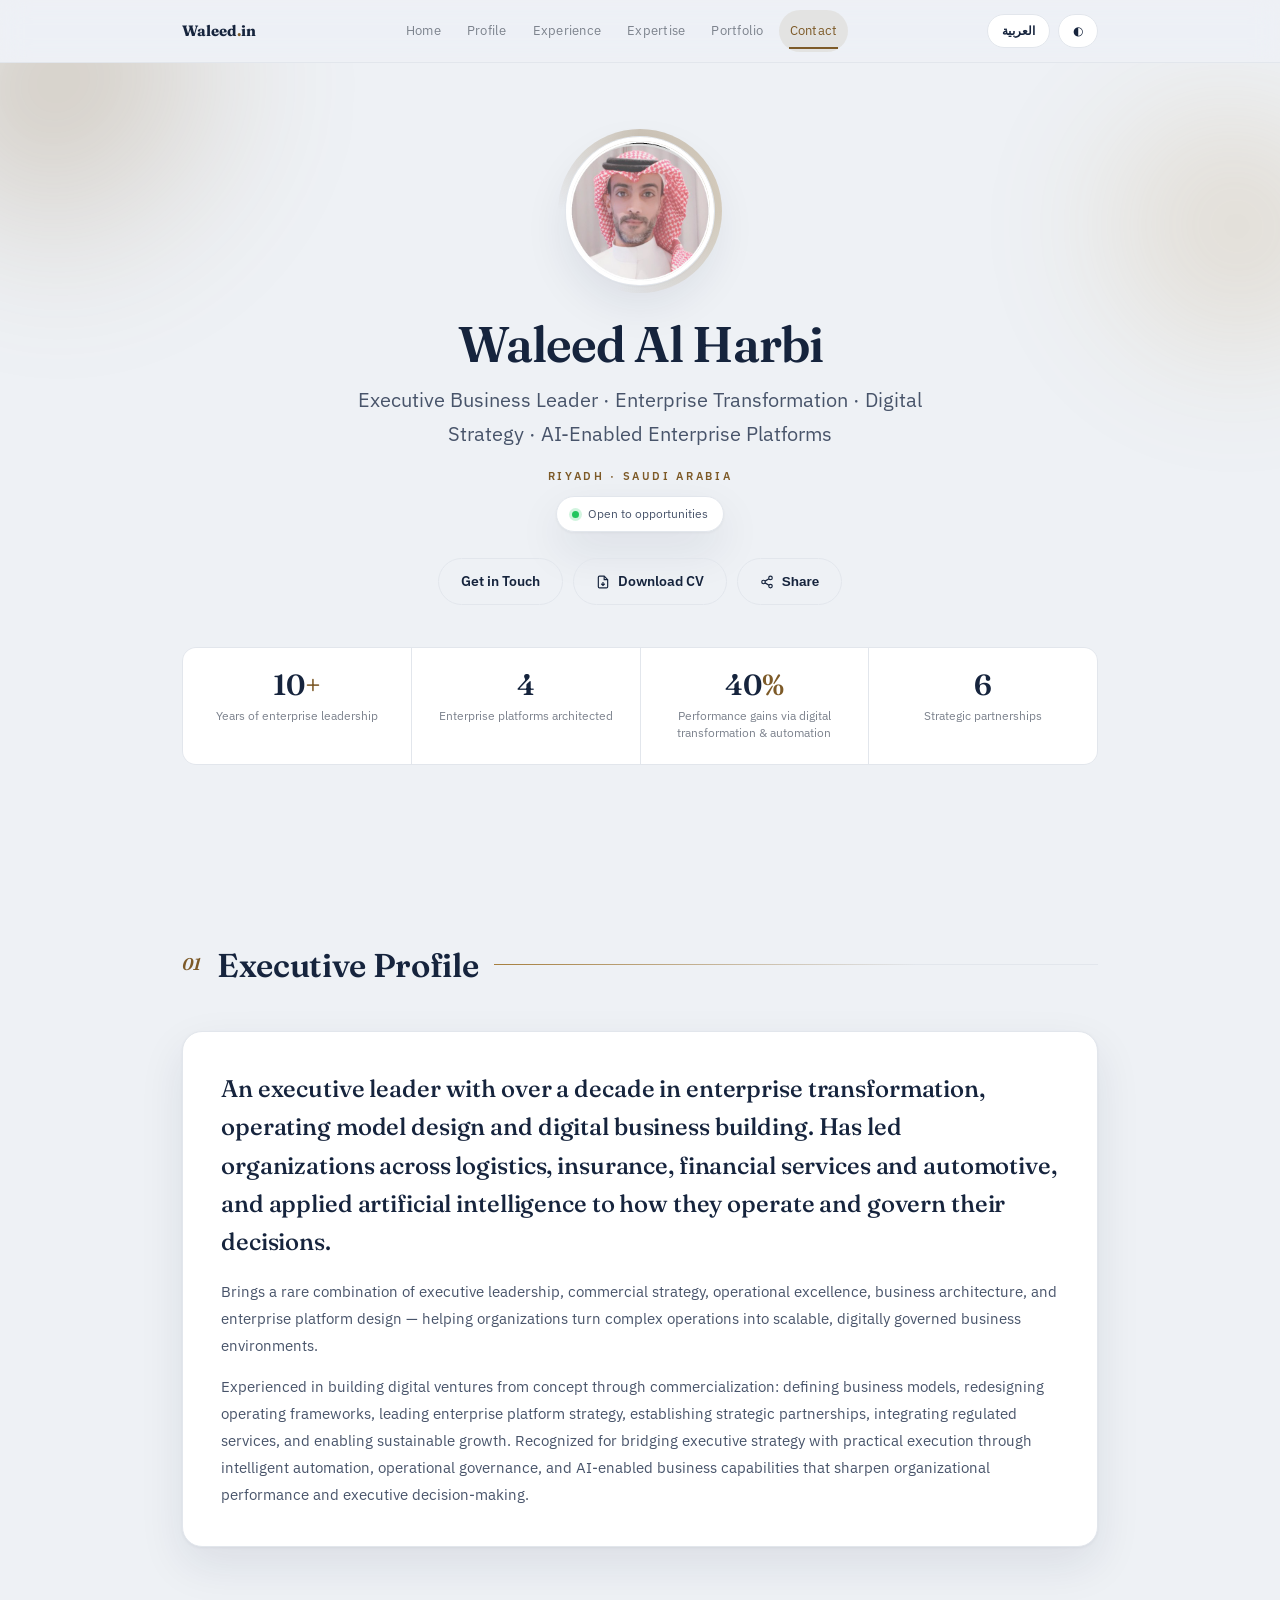
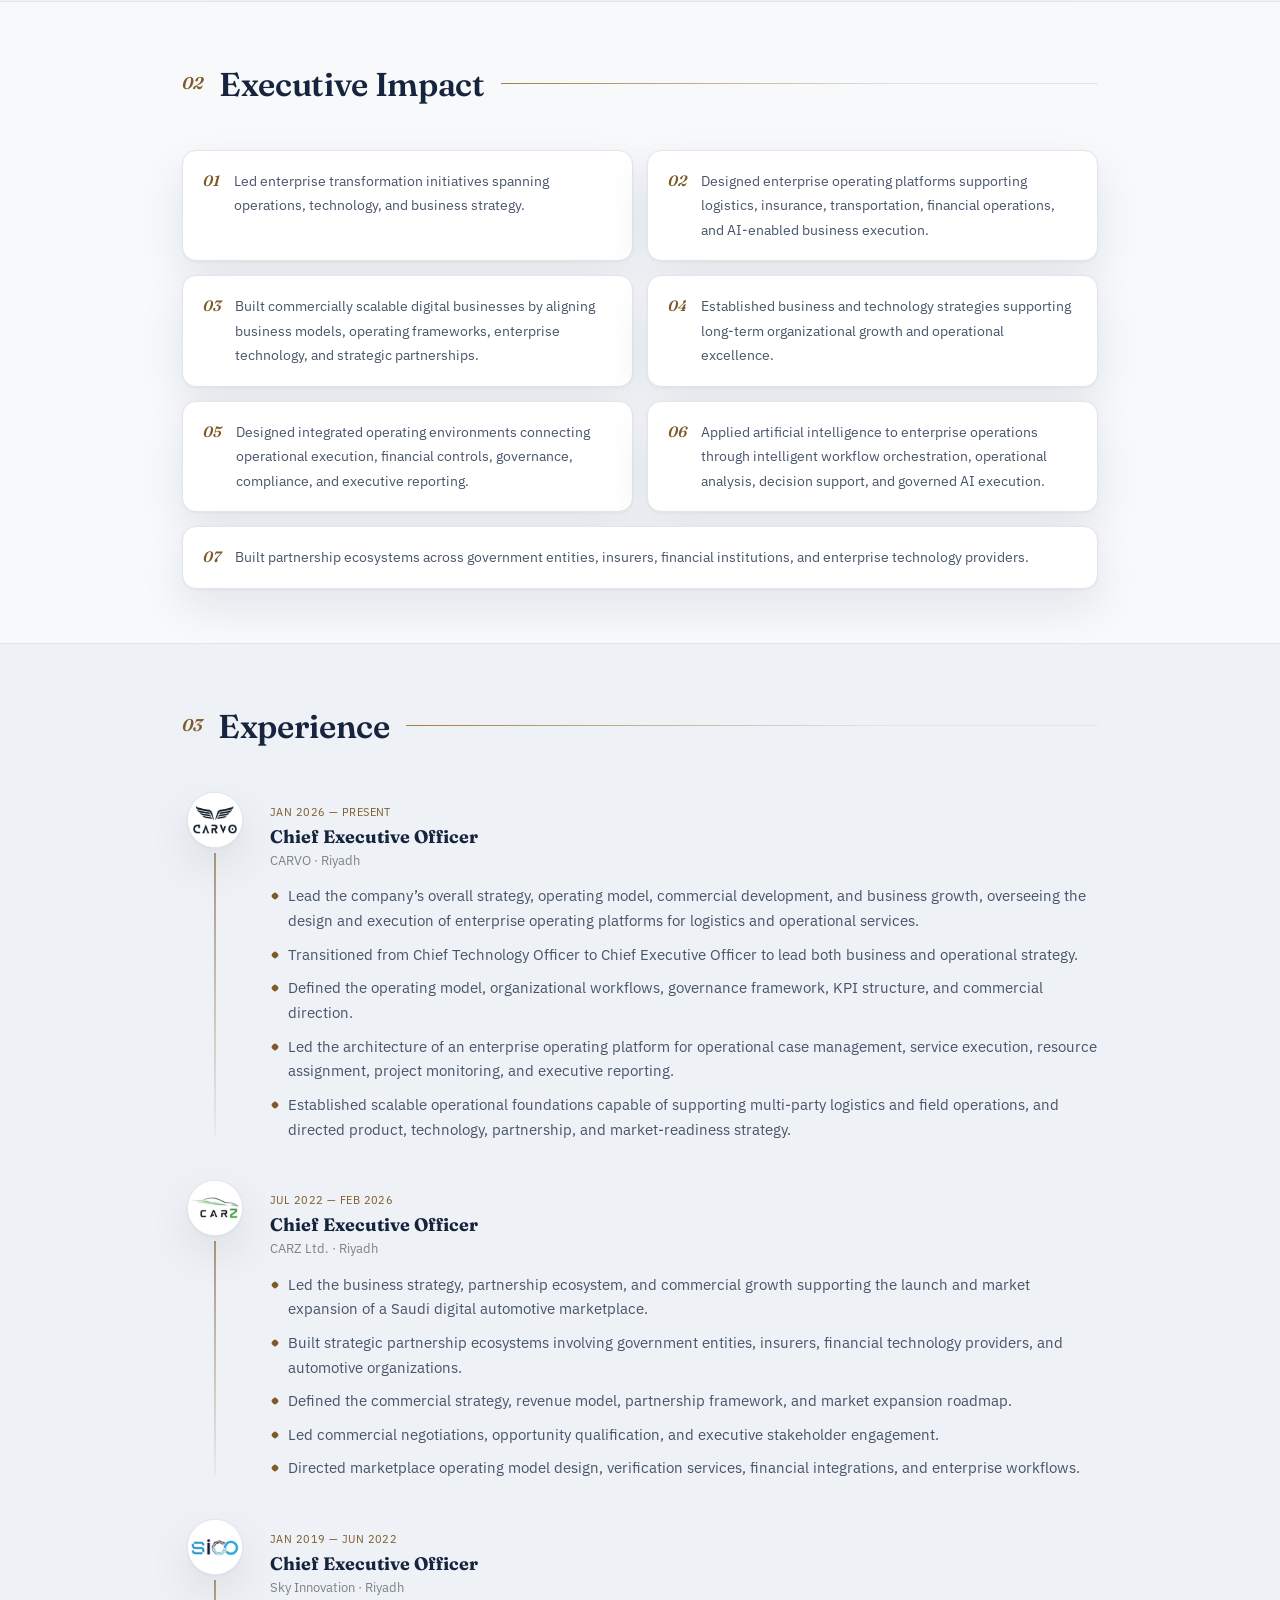
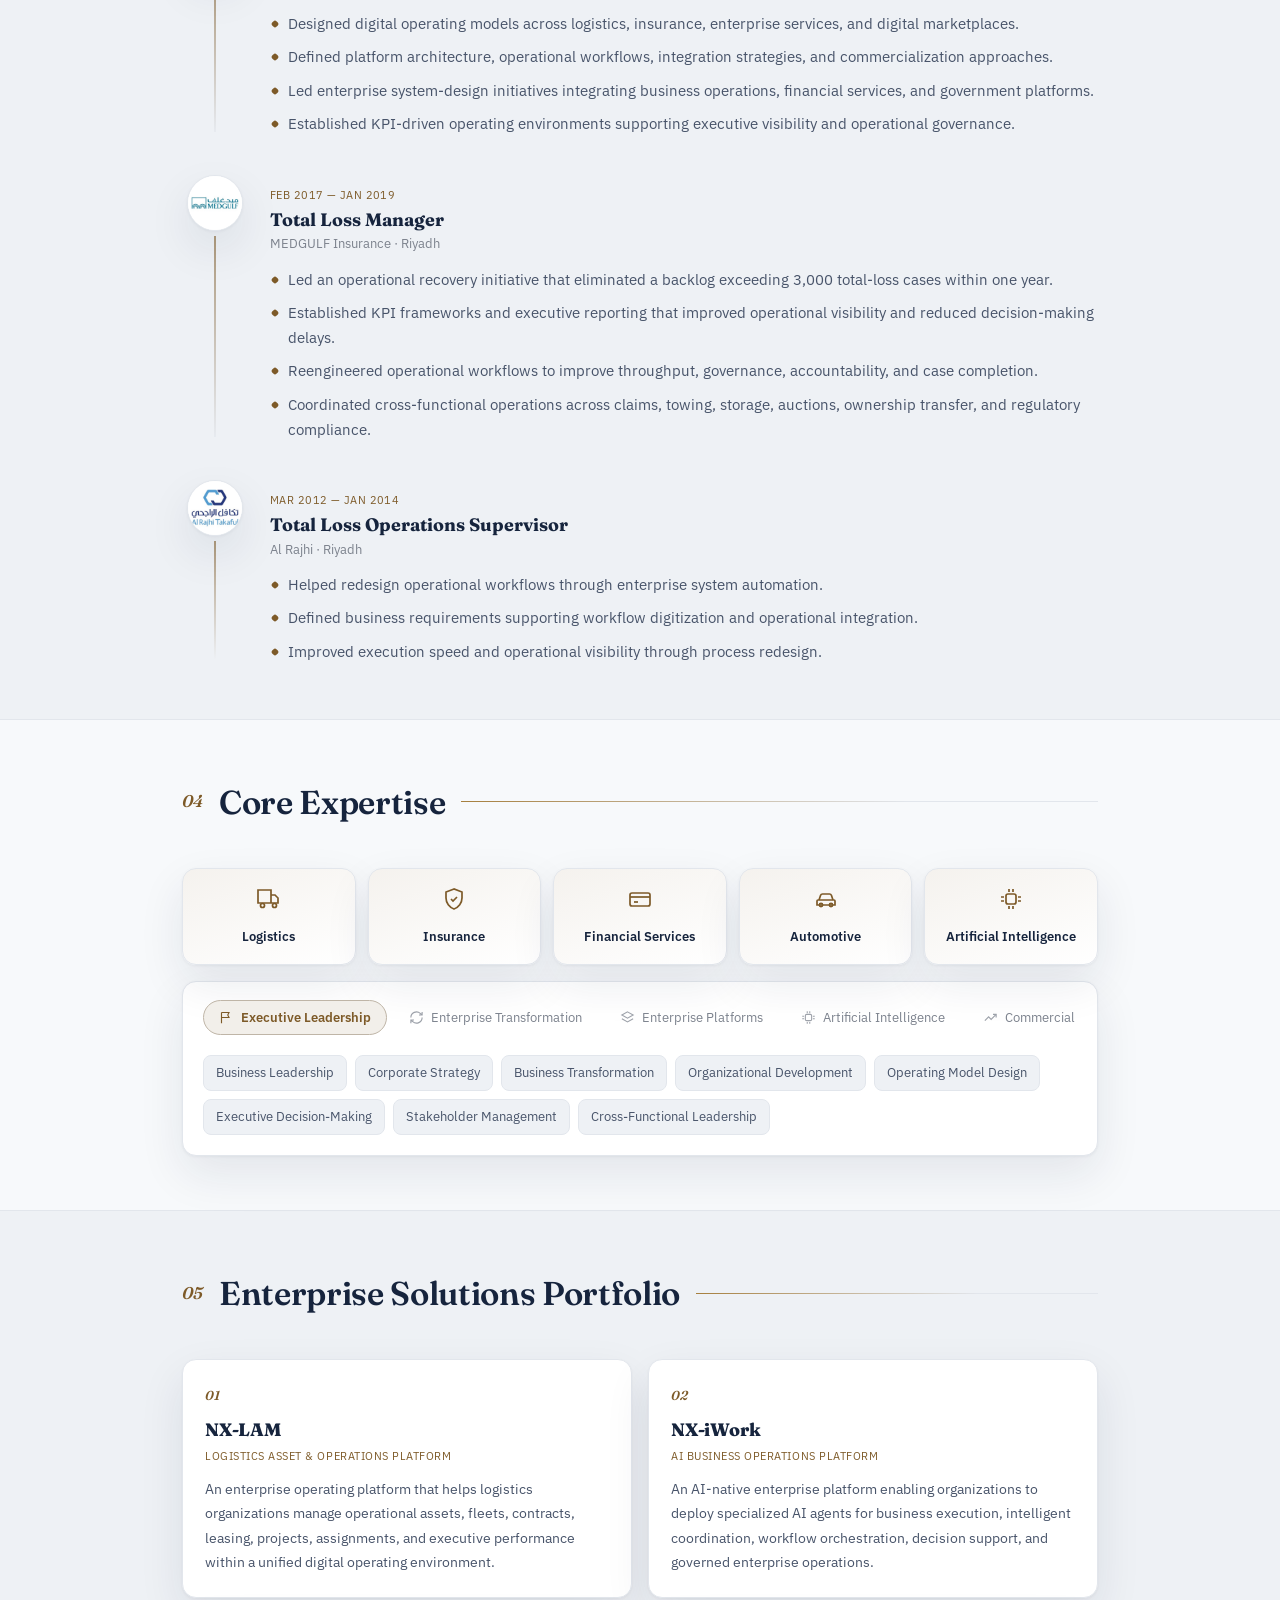
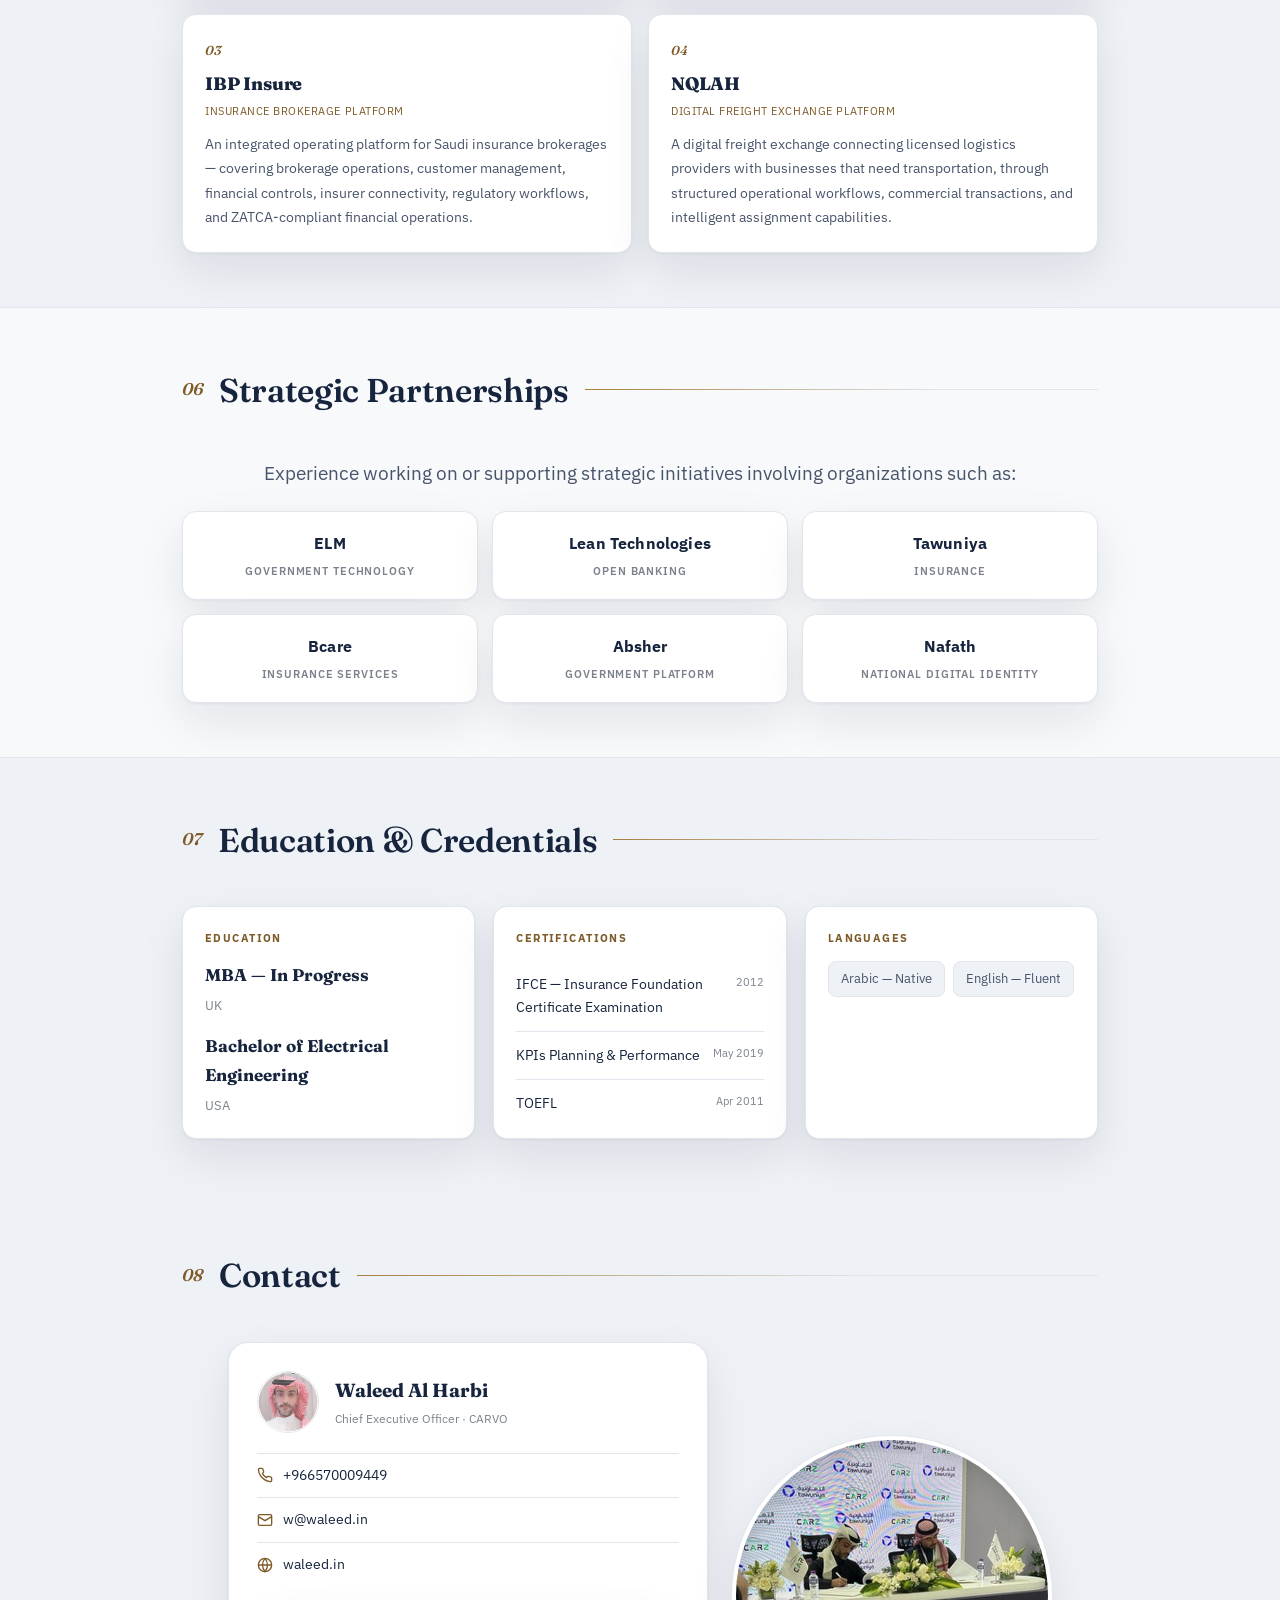
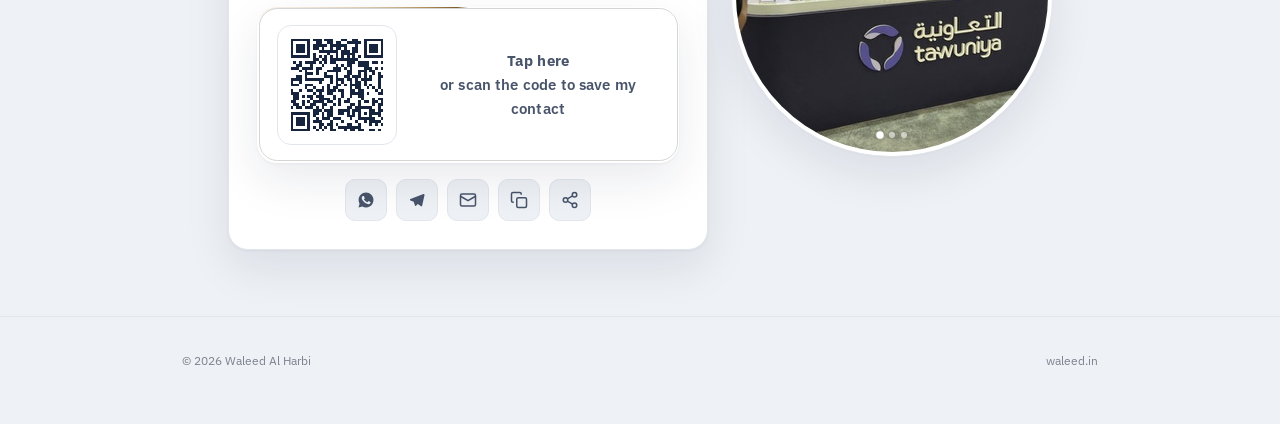
<file: en/cv/index.html>
<!DOCTYPE html>
<html lang="en" dir="ltr"><head>
<meta charset="UTF-8"/><meta name="viewport" content="width=device-width,initial-scale=1.0"/>
<title>Waleed Al Harbi — Executive Business Leader | Enterprise Transformation &amp; AI Platforms</title>
<meta name="description" content="Waleed Al Harbi — executive leader with 10+ years driving business transformation, designing enterprise operating models, and building AI-enabled enterprise platforms across logistics, insurance, financial services, and automotive. Based in Riyadh, Saudi Arabia."/>
<meta name="keywords" content="Waleed Al Harbi, Executive Business Leader, Enterprise Transformation, Digital Strategy, Enterprise Platforms, AI-Enabled Enterprise, Agentic AI, Business Architecture, Operating Model Design, CEO, Riyadh, Saudi Arabia"/>
<meta name="author" content="Waleed Al Harbi"/>
<meta name="robots" content="index, follow"/>
<link rel="canonical" href="https://waleed.in/en/cv/"/>
<link rel="icon" type="image/png" href="/assets/favicon.png"/>
<link rel="apple-touch-icon" href="/assets/favicon.png"/>
<!-- Open Graph -->
<meta property="og:type" content="profile"/>
<meta property="og:title" content="Waleed Al Harbi — Executive Business Leader | Enterprise Transformation &amp; AI Platforms"/>
<meta property="og:description" content="Waleed Al Harbi — executive leader with 10+ years driving business transformation, designing enterprise operating models, and building AI-enabled enterprise platforms across logistics, insurance, financial services, and automotive. Based in Riyadh, Saudi Arabia."/>
<meta property="og:url" content="https://waleed.in/en/cv/"/>
<meta property="og:image" content="https://waleed.in/assets/og-image.jpg"/>
<meta property="og:image:width" content="1200"/>
<meta property="og:image:height" content="630"/>
<meta property="og:site_name" content="waleed.in"/>
<meta property="og:locale" content="en_US"/>
<meta property="og:locale:alternate" content="ar_SA"/>
<meta property="profile:first_name" content="Waleed"/>
<meta property="profile:last_name" content="Al Harbi"/>
<!-- Twitter -->
<meta name="twitter:card" content="summary_large_image"/>
<meta name="twitter:title" content="Waleed Al Harbi — Executive Business Leader | Enterprise Transformation &amp; AI Platforms"/>
<meta name="twitter:description" content="Waleed Al Harbi — executive leader with 10+ years driving business transformation, designing enterprise operating models, and building AI-enabled enterprise platforms across logistics, insurance, financial services, and automotive. Based in Riyadh, Saudi Arabia."/>
<meta name="twitter:image" content="https://waleed.in/assets/og-image.jpg"/>
<!-- JSON-LD -->
<script type="application/ld+json">
{"@context":"https://schema.org","@type":"Person","name":"Waleed Al Harbi","alternateName":"وليد الحربي","jobTitle":"Chief Executive Officer","description":"Waleed Al Harbi, executive business leader with over a decade driving enterprise transformation, operating-model design, and AI-enabled enterprise platforms across logistics, insurance, financial services, and automotive. Based in Riyadh.","url":"https://waleed.in","image":"https://waleed.in/assets/og-image.jpg","email":"w@waleed.in","telephone":"+966570009449","address":{"@type":"PostalAddress","addressLocality":"Riyadh","addressCountry":"SA"},"knowsLanguage":["ar","en"],"worksFor":{"@type":"Organization","name":"CARVO"},"knowsAbout":["Enterprise Transformation","Business Architecture","Enterprise Operating Platforms","Digital Strategy","Enterprise AI","Agentic AI","Operating Model Design","Commercial Strategy"]}
</script>

<link rel="alternate" hreflang="en" href="https://waleed.in/en/cv/"/><link rel="alternate" hreflang="ar" href="https://waleed.in/ar/cv/"/>
<link rel="preconnect" href="https://fonts.googleapis.com"/><link rel="preconnect" href="https://fonts.gstatic.com" crossorigin/>
<link href="https://fonts.googleapis.com/css2?family=Fraunces:ital,opsz,wght@0,9..144,400;0,9..144,500;0,9..144,600;0,9..144,700;1,9..144,500;1,9..144,600&family=IBM+Plex+Sans:wght@400;500;600;700&display=swap" rel="stylesheet"/>
<link rel="stylesheet" href="/assets/css/site-en.css"/><style id="wa-assistant-disabled">/* لإعادة تفعيل المساعد: احذف هذا البلوك بالكامل */ #wa-fab-wrap,#wa-overlay{display:none!important}</style>
</head><body>
<div class="scroll-prog" aria-hidden="true"><i id="sprog"></i></div>
<nav><div class="wrap"><a class="navback" href="../" aria-label="Back to profile"><svg viewBox="0 0 24 24" fill="none" stroke="currentColor" stroke-width="2"><path d="M19 12H5M11 18l-6-6 6-6"/></svg><span>Home</span></a><a class="brand" href="../">Waleed<em>.</em>in</a><div class="nav-links"><a href="../">Home</a><a href="#about">Profile</a><a href="#experience">Experience</a><a href="#skills">Expertise</a><a href="#platforms">Portfolio</a><a href="#contact">Contact</a></div><div class="nav-r"><a class="pill" href="../../ar/cv/" style="font-weight:700">العربية</a><button class="pill" id="tb"><span id="ti">◐</span></button></div></div></nav>
<main>
<section class="hero"><div class="hero-bg" aria-hidden="true"><b></b><b></b></div><div class="hero-spot" aria-hidden="true"></div><div class="wrap">
  <div class="av-wrap"><img class="av" src="/assets/img/avatar.jpg" alt="Waleed Al Harbi"/><span class="ping" aria-hidden="true"></span><span class="ping p2" aria-hidden="true"></span><span class="ping p3" aria-hidden="true"></span></div>
  <h1>Waleed Al Harbi</h1>
  <div class="hero-role">Executive Business Leader &middot; Enterprise Transformation &middot; Digital Strategy &middot; AI-Enabled Enterprise Platforms</div>
  <div class="kicker">Riyadh &middot; Saudi Arabia</div>
  <div class="hero-loc"><span class="avail"><span class="d"></span>Open to opportunities</span></div>
  <div class="ctas">
    <a class="btn btn-g" href="#contact">Get in Touch</a>
    <a class="btn btn-g" href="/assets/Waleed-Al-Harbi-CV.pdf" download="Waleed-Al-Harbi-CV.pdf"><svg width="14" height="14" viewBox="0 0 24 24" fill="none" stroke="currentColor" stroke-width="2"><path d="M14 2H6a2 2 0 0 0-2 2v16a2 2 0 0 0 2 2h12a2 2 0 0 0 2-2V8z"/><path d="M14 2v6h6"/><path d="M12 18v-6M9 15l3 3 3-3"/></svg>Download CV</a>
    <button class="btn btn-g" id="wa-share-btn" type="button" aria-label="Share site"><svg width="14" height="14" viewBox="0 0 24 24" fill="none" stroke="currentColor" stroke-width="2"><circle cx="18" cy="5" r="3"/><circle cx="6" cy="12" r="3"/><circle cx="18" cy="19" r="3"/><path d="m8.6 13.5 6.8 4M15.4 6.5l-6.8 4"/></svg>Share</button>
  </div>
  <div class="metrics rv">
    <div class="metric"><div class="n" data-c="10" data-s="+">0</div><div class="l">Years of enterprise leadership</div></div>
    <div class="metric"><div class="n" data-c="4">0</div><div class="l">Enterprise platforms architected</div></div>
    <div class="metric"><div class="n" data-c="40" data-s="%">0</div><div class="l">Performance gains via digital transformation &amp; automation</div></div>
    <div class="metric"><div class="n" data-c="6">0</div><div class="l">Strategic partnerships</div></div>
  </div>
</div></section>

<section class="sec" id="about"><div class="wrap">
  <div class="sec-hd rv"><span class="sec-num">01</span><span class="sec-title">Executive Profile</span><span class="sec-line"></span></div>
  <div class="about rv">
    <p class="lead">An executive leader with over a decade in enterprise transformation, operating model design and digital business building. Has led organizations across logistics, insurance, financial services and automotive, and applied artificial intelligence to how they operate and govern their decisions.</p>
    <p class="body">Brings a rare combination of executive leadership, commercial strategy, operational excellence, business architecture, and enterprise platform design — helping organizations turn complex operations into scalable, digitally governed business environments.</p>
    <p class="body" style="margin-top:14px">Experienced in building digital ventures from concept through commercialization: defining business models, redesigning operating frameworks, leading enterprise platform strategy, establishing strategic partnerships, integrating regulated services, and enabling sustainable growth. Recognized for bridging executive strategy with practical execution through intelligent automation, operational governance, and AI-enabled business capabilities that sharpen organizational performance and executive decision-making.</p>
  </div>
</div></section>

<section class="sec" id="impact"><div class="wrap">
  <div class="sec-hd rv"><span class="sec-num">02</span><span class="sec-title">Executive Impact</span><span class="sec-line"></span></div>
  <div class="imp-grid">
    <div class="imp rv"><b>01</b><p>Led enterprise transformation initiatives spanning operations, technology, and business strategy.</p></div>
    <div class="imp rv"><b>02</b><p>Designed enterprise operating platforms supporting logistics, insurance, transportation, financial operations, and AI-enabled business execution.</p></div>
    <div class="imp rv"><b>03</b><p>Built commercially scalable digital businesses by aligning business models, operating frameworks, enterprise technology, and strategic partnerships.</p></div>
    <div class="imp rv"><b>04</b><p>Established business and technology strategies supporting long-term organizational growth and operational excellence.</p></div>
    <div class="imp rv"><b>05</b><p>Designed integrated operating environments connecting operational execution, financial controls, governance, compliance, and executive reporting.</p></div>
    <div class="imp rv"><b>06</b><p>Applied artificial intelligence to enterprise operations through intelligent workflow orchestration, operational analysis, decision support, and governed AI execution.</p></div>
    <div class="imp rv"><b>07</b><p>Built partnership ecosystems across government entities, insurers, financial institutions, and enterprise technology providers.</p></div>
  </div>
</div></section>

<section class="sec" id="experience"><div class="wrap">
  <div class="sec-hd rv"><span class="sec-num">03</span><span class="sec-title">Experience</span><span class="sec-line"></span></div>
  <div class="tl">
    <div class="tl-row rv"><div class="tl-l"><div class="lc" tabindex="0" aria-label="CARVO"><img src="/assets/img/logo-carvo.jpg" alt="CARVO"/><span class="lt">CARVO</span></div><div class="vl"></div></div><div class="tl-r">
      <div class="tw">JAN 2026 — PRESENT</div><div class="tr">Chief Executive Officer</div><div class="to">CARVO &middot; Riyadh</div>
      <ul class="tb"><li>Lead the company&#8217;s overall strategy, operating model, commercial development, and business growth, overseeing the design and execution of enterprise operating platforms for logistics and operational services.</li><li>Transitioned from Chief Technology Officer to Chief Executive Officer to lead both business and operational strategy.</li><li>Defined the operating model, organizational workflows, governance framework, KPI structure, and commercial direction.</li><li>Led the architecture of an enterprise operating platform for operational case management, service execution, resource assignment, project monitoring, and executive reporting.</li><li>Established scalable operational foundations capable of supporting multi-party logistics and field operations, and directed product, technology, partnership, and market-readiness strategy.</li></ul>
    </div></div>
    <div class="tl-row rv"><div class="tl-l"><div class="lc" tabindex="0" aria-label="CARZ"><img src="/assets/img/logo-carz.jpg" alt="CARZ"/><span class="lt">CARZ</span></div><div class="vl"></div></div><div class="tl-r">
      <div class="tw">JUL 2022 — FEB 2026</div><div class="tr">Chief Executive Officer</div><div class="to">CARZ Ltd. &middot; Riyadh</div>
      <ul class="tb"><li>Led the business strategy, partnership ecosystem, and commercial growth supporting the launch and market expansion of a Saudi digital automotive marketplace.</li><li>Built strategic partnership ecosystems involving government entities, insurers, financial technology providers, and automotive organizations.</li><li>Defined the commercial strategy, revenue model, partnership framework, and market expansion roadmap.</li><li>Led commercial negotiations, opportunity qualification, and executive stakeholder engagement.</li><li>Directed marketplace operating model design, verification services, financial integrations, and enterprise workflows.</li></ul>
    </div></div>
    <div class="tl-row rv"><div class="tl-l"><div class="lc" tabindex="0" aria-label="Sky Innovation"><img src="/assets/img/logo-sky.jpg" alt="Sky Innovation"/><span class="lt">Sky Innovation</span></div><div class="vl"></div></div><div class="tl-r">
      <div class="tw">JAN 2019 — JUN 2022</div><div class="tr">Chief Executive Officer</div><div class="to">Sky Innovation &middot; Riyadh</div>
      <ul class="tb"><li>Designed digital operating models across logistics, insurance, enterprise services, and digital marketplaces.</li><li>Defined platform architecture, operational workflows, integration strategies, and commercialization approaches.</li><li>Led enterprise system-design initiatives integrating business operations, financial services, and government platforms.</li><li>Established KPI-driven operating environments supporting executive visibility and operational governance.</li></ul>
    </div></div>
    <div class="tl-row rv"><div class="tl-l"><div class="lc" tabindex="0" aria-label="Medgulf"><img src="/assets/img/logo-medgulf.jpg" alt="Medgulf"/><span class="lt">Medgulf</span></div><div class="vl"></div></div><div class="tl-r">
      <div class="tw">FEB 2017 — JAN 2019</div><div class="tr">Total Loss Manager</div><div class="to">MEDGULF Insurance &middot; Riyadh</div>
      <ul class="tb"><li>Led an operational recovery initiative that eliminated a backlog exceeding 3,000 total-loss cases within one year.</li><li>Established KPI frameworks and executive reporting that improved operational visibility and reduced decision-making delays.</li><li>Reengineered operational workflows to improve throughput, governance, accountability, and case completion.</li><li>Coordinated cross-functional operations across claims, towing, storage, auctions, ownership transfer, and regulatory compliance.</li></ul>
    </div></div>
    <div class="tl-row rv"><div class="tl-l"><div class="lc" tabindex="0" aria-label="Al Rajhi"><img src="/assets/img/logo-alrajhi.jpg" alt="Al Rajhi"/><span class="lt">Al Rajhi</span></div><div class="vl"></div></div><div class="tl-r">
      <div class="tw">MAR 2012 — JAN 2014</div><div class="tr">Total Loss Operations Supervisor</div><div class="to">Al Rajhi &middot; Riyadh</div>
      <ul class="tb"><li>Helped redesign operational workflows through enterprise system automation.</li><li>Defined business requirements supporting workflow digitization and operational integration.</li><li>Improved execution speed and operational visibility through process redesign.</li></ul>
    </div></div>
  </div>
</div></section>

<section class="sec" id="skills"><div class="wrap">
  <div class="sec-hd rv"><span class="sec-num">04</span><span class="sec-title">Core Expertise</span><span class="sec-line"></span></div>
  <div class="doms">
    <div class="dom rv"><svg viewBox="0 0 24 24" fill="none" stroke="currentColor" stroke-width="1.7"><path d="M1 3h13v13H1zM14 8h4l3 3v5h-7V8z"/><circle cx="5.5" cy="18.5" r="2"/><circle cx="17.5" cy="18.5" r="2"/></svg><span>Logistics</span></div>
    <div class="dom rv"><svg viewBox="0 0 24 24" fill="none" stroke="currentColor" stroke-width="1.7"><path d="M12 2 4 5v6c0 5 3.4 9.4 8 11 4.6-1.6 8-6 8-11V5l-8-3z"/><path d="m9 12 2 2 4-4"/></svg><span>Insurance</span></div>
    <div class="dom rv"><svg viewBox="0 0 24 24" fill="none" stroke="currentColor" stroke-width="1.7"><rect x="2" y="6" width="20" height="13" rx="2"/><path d="M2 10h20"/><path d="M6 15h4"/></svg><span>Financial Services</span></div>
    <div class="dom rv"><svg viewBox="0 0 24 24" fill="none" stroke="currentColor" stroke-width="1.7"><path d="M5 13 6.6 8.3A2 2 0 0 1 8.5 7h7a2 2 0 0 1 1.9 1.3L19 13"/><path d="M4 13h16a1 1 0 0 1 1 1v4H3v-4a1 1 0 0 1 1-1z"/><circle cx="7" cy="18" r="1.6"/><circle cx="17" cy="18" r="1.6"/></svg><span>Automotive</span></div>
    <div class="dom rv"><svg viewBox="0 0 24 24" fill="none" stroke="currentColor" stroke-width="1.7"><rect x="7" y="7" width="10" height="10" rx="2"/><path d="M10 2v3M14 2v3M10 19v3M14 19v3M2 10h3M2 14h3M19 10h3M19 14h3"/></svg><span>Artificial Intelligence</span></div>
  </div>
  <div class="xp rv">
    <div class="xp-tabs" role="tablist" aria-label="Expertise categories">
      <button class="xp-tab on" type="button"><svg viewBox="0 0 24 24" fill="none" stroke="currentColor" stroke-width="1.8"><path d="M4 21V4M4 4h12l-2 4 2 4H4"/></svg>Executive Leadership</button>
      <button class="xp-tab" type="button"><svg viewBox="0 0 24 24" fill="none" stroke="currentColor" stroke-width="1.8"><path d="M3 12a9 9 0 0 1 15-6.7L21 8M21 3v5h-5"/><path d="M21 12a9 9 0 0 1-15 6.7L3 16M3 21v-5h5"/></svg>Enterprise Transformation</button>
      <button class="xp-tab" type="button"><svg viewBox="0 0 24 24" fill="none" stroke="currentColor" stroke-width="1.8"><path d="m12 3 9 5-9 5-9-5 9-5z"/><path d="m3 14 9 5 9-5"/></svg>Enterprise Platforms</button>
      <button class="xp-tab" type="button"><svg viewBox="0 0 24 24" fill="none" stroke="currentColor" stroke-width="1.7"><rect x="7" y="7" width="10" height="10" rx="2"/><path d="M10 2v3M14 2v3M10 19v3M14 19v3M2 10h3M2 14h3M19 10h3M19 14h3"/></svg>Artificial Intelligence</button>
      <button class="xp-tab" type="button"><svg viewBox="0 0 24 24" fill="none" stroke="currentColor" stroke-width="1.8"><path d="M3 17 9 11l4 4 8-8"/><path d="M16 7h5v5"/></svg>Commercial Strategy</button>
      <button class="xp-tab" type="button"><svg viewBox="0 0 24 24" fill="none" stroke="currentColor" stroke-width="1.8"><path d="M4 18a8 8 0 1 1 16 0"/><path d="m12 14 4-4"/></svg>Business Operations</button>
    </div>
    <div class="xp-pane on"><div class="chips"><span class="chip">Business Leadership</span><span class="chip">Corporate Strategy</span><span class="chip">Business Transformation</span><span class="chip">Organizational Development</span><span class="chip">Operating Model Design</span><span class="chip">Executive Decision-Making</span><span class="chip">Stakeholder Management</span><span class="chip">Cross-Functional Leadership</span></div></div>
    <div class="xp-pane"><div class="chips"><span class="chip">Enterprise Transformation</span><span class="chip">Business Process Reengineering</span><span class="chip">Operational Excellence</span><span class="chip">Digital Transformation</span><span class="chip">Organizational Change</span><span class="chip">Performance Improvement</span><span class="chip">Governance Frameworks</span></div></div>
    <div class="xp-pane"><div class="chips"><span class="chip">Enterprise Operating Platforms</span><span class="chip">SaaS Platforms</span><span class="chip">Marketplace Platforms</span><span class="chip">Enterprise Architecture</span><span class="chip">Workflow Automation</span><span class="chip">API Integration</span><span class="chip">Government Integration</span><span class="chip">CRM Ecosystems</span></div></div>
    <div class="xp-pane"><div class="chips"><span class="chip">Enterprise AI Strategy</span><span class="chip">Agentic AI</span><span class="chip">Intelligent Automation</span><span class="chip">AI-Powered Operations</span><span class="chip">Multi-Agent Systems</span><span class="chip">Workflow Orchestration</span><span class="chip">Decision Support</span></div></div>
    <div class="xp-pane"><div class="chips"><span class="chip">Business Development</span><span class="chip">Go-To-Market Strategy</span><span class="chip">Strategic Partnerships</span><span class="chip">Revenue Models</span><span class="chip">Market Expansion</span><span class="chip">Commercial Negotiation</span><span class="chip">B2B &amp; B2G Engagement</span></div></div>
    <div class="xp-pane"><div class="chips"><span class="chip">Operational Strategy</span><span class="chip">KPI Frameworks</span><span class="chip">Executive Dashboards</span><span class="chip">Asset Management</span><span class="chip">Contract Management</span><span class="chip">Project Operations</span><span class="chip">Performance Analytics</span></div></div>
  </div>
</div></section>

<section class="sec" id="platforms"><div class="wrap">
  <div class="sec-hd rv"><span class="sec-num">05</span><span class="sec-title">Enterprise Solutions Portfolio</span><span class="sec-line"></span></div>
  <div class="plats">
    <div class="plat rv"><span class="pi">01</span><h3>NX-LAM</h3><span class="pt">Logistics Asset &amp; Operations Platform</span><p>An enterprise operating platform that helps logistics organizations manage operational assets, fleets, contracts, leasing, projects, assignments, and executive performance within a unified digital operating environment.</p></div>
    <div class="plat rv"><span class="pi">02</span><h3>NX-iWork</h3><span class="pt">AI Business Operations Platform</span><p>An AI-native enterprise platform enabling organizations to deploy specialized AI agents for business execution, intelligent coordination, workflow orchestration, decision support, and governed enterprise operations.</p></div>
    <div class="plat rv"><span class="pi">03</span><h3>IBP Insure</h3><span class="pt">Insurance Brokerage Platform</span><p>An integrated operating platform for Saudi insurance brokerages — covering brokerage operations, customer management, financial controls, insurer connectivity, regulatory workflows, and ZATCA-compliant financial operations.</p></div>
    <div class="plat rv"><span class="pi">04</span><h3>NQLAH</h3><span class="pt">Digital Freight Exchange Platform</span><p>A digital freight exchange connecting licensed logistics providers with businesses that need transportation, through structured operational workflows, commercial transactions, and intelligent assignment capabilities.</p></div>
  </div>
</div></section>

<section class="sec" id="partnerships"><div class="wrap">
  <div class="sec-hd rv"><span class="sec-num">06</span><span class="sec-title">Strategic Partnerships</span><span class="sec-line"></span></div>
  <p class="lead-in rv" style="margin-bottom:0">Experience working on or supporting strategic initiatives involving organizations such as:</p>
  <div class="ptiles">
    <div class="ptile rv"><span class="nm">ELM</span><span class="cat">Government technology</span></div>
    <div class="ptile rv"><span class="nm">Lean Technologies</span><span class="cat">Open banking</span></div>
    <div class="ptile rv"><span class="nm">Tawuniya</span><span class="cat">Insurance</span></div>
    <div class="ptile rv"><span class="nm">Bcare</span><span class="cat">Insurance services</span></div>
    <div class="ptile rv"><span class="nm">Absher</span><span class="cat">Government platform</span></div>
    <div class="ptile rv"><span class="nm">Nafath</span><span class="cat">National digital identity</span></div>
  </div>
  </div>
</div></section>

<section class="sec" id="education"><div class="wrap">
  <div class="sec-hd rv"><span class="sec-num">07</span><span class="sec-title">Education &amp; Credentials</span><span class="sec-line"></span></div>
  <div class="two">
    <div class="panel rv"><h3>Education</h3><div class="ed-d">MBA &mdash; In Progress</div><div class="ed-m">UK</div><div class="ed-d" style="margin-top:16px">Bachelor of Electrical Engineering</div><div class="ed-m">USA</div></div>
    <div class="panel rv"><h3>Certifications</h3><div class="cert"><span>IFCE &mdash; Insurance Foundation Certificate Examination</span><time>2012</time></div><div class="cert"><span>KPIs Planning &amp; Performance</span><time>May 2019</time></div><div class="cert"><span>TOEFL</span><time>Apr 2011</time></div></div>
    <div class="panel rv"><h3>Languages</h3><div class="chips"><span class="chip">Arabic &mdash; Native</span><span class="chip">English &mdash; Fluent</span></div></div>
  </div>
</div></section>

<section class="sec" id="contact"><div class="wrap">
  <div class="sec-hd rv"><span class="sec-num">08</span><span class="sec-title">Contact</span><span class="sec-line"></span></div>
  <div class="contact-row">
  <div class="cc rv">
    <div class="cc-top"><div class="cc-av"><img src="/assets/img/avatar.jpg" alt="Waleed"/></div><div><h3>Waleed Al Harbi</h3><p>Chief Executive Officer &middot; CARVO</p></div></div>
    <a class="cr" href="tel:+966570009449"><svg viewBox="0 0 24 24" fill="none" stroke="currentColor" stroke-width="2"><path d="M22 16.92v3a2 2 0 0 1-2.18 2 19.79 19.79 0 0 1-8.63-3.07 19.5 19.5 0 0 1-6-6 19.79 19.79 0 0 1-3.07-8.67A2 2 0 0 1 4.11 2h3a2 2 0 0 1 2 1.72c.13.96.36 1.9.7 2.81a2 2 0 0 1-.45 2.11L8.09 9.91a16 16 0 0 0 6 6l1.27-1.27a2 2 0 0 1 2.11-.45c.91.34 1.85.57 2.81.7A2 2 0 0 1 22 16.92z"/></svg>+966570009449</a>
    <a class="cr" href="mailto:w@waleed.in"><svg viewBox="0 0 24 24" fill="none" stroke="currentColor" stroke-width="2"><rect x="2" y="4" width="20" height="16" rx="2"/><path d="m22 7-10 6L2 7"/></svg>w@waleed.in</a>
    <a class="cr" href="https://waleed.in" target="_blank" rel="noopener"><svg viewBox="0 0 24 24" fill="none" stroke="currentColor" stroke-width="2"><circle cx="12" cy="12" r="10"/><path d="M2 12h20M12 2a15.3 15.3 0 0 1 0 20 15.3 15.3 0 0 1 0-20"/></svg>waleed.in</a>
    <div class="save-row rv">
      <a class="contact-card" href="/assets/Waleed-Al-Harbi.vcf" download="Waleed-Al-Harbi.vcf" aria-label="Tap or scan to save my contact">
        <span class="qr-big"><img src="/assets/img/qr-contact-en.svg" alt="QR code — scan to save contact" width="104" height="104"/></span>
        <span class="qr-cta"><b>Tap here</b> or scan the code to save my contact</span>
      </a>
    </div>
    <div class="shr">
      <a class="sb" id="wa" title="WhatsApp" target="_blank" rel="noopener"><svg viewBox="0 0 24 24" fill="currentColor"><path d="M12.04 2C6.58 2 2.13 6.45 2.13 11.91c0 1.75.46 3.45 1.32 4.95L2 22l5.25-1.38a9.9 9.9 0 0 0 4.79 1.22h.01c5.46 0 9.91-4.45 9.91-9.91 0-2.65-1.03-5.14-2.9-7.01A9.82 9.82 0 0 0 12.04 2zm5.8 14.13c-.24.68-1.4 1.3-1.94 1.38-.5.07-1.13.1-1.82-.11-.42-.13-.96-.31-1.65-.61-2.9-1.25-4.8-4.17-4.94-4.36-.15-.19-1.19-1.58-1.19-3.02s.76-2.14 1.03-2.43c.27-.29.58-.37.78-.37l.56.01c.18.01.42-.07.66.5.24.59.83 2.03.9 2.18.07.15.12.32.02.51-.1.19-.15.31-.29.48-.15.17-.31.38-.44.51-.15.15-.3.31-.13.6.17.29.77 1.27 1.65 2.06 1.13 1.01 2.09 1.32 2.38 1.47.29.15.46.12.63-.07.17-.19.73-.85.92-1.14.19-.29.39-.24.66-.15.27.1 1.7.8 1.99.95.29.15.48.22.55.34.07.12.07.69-.17 1.37z"/></svg></a>
      <a class="sb" id="tg" title="Telegram" target="_blank" rel="noopener"><svg viewBox="0 0 24 24" fill="currentColor"><path d="M21.94 4.27a1.3 1.3 0 0 0-1.32-.2L3.3 10.78c-.86.34-.85 1.57.02 1.89l4.3 1.6 1.66 5.06c.2.6.95.78 1.4.34l2.42-2.36 4.3 3.16c.5.37 1.22.1 1.36-.5l3.2-14.4a1.3 1.3 0 0 0-.42-1.3z"/></svg></a>
      <a class="sb" id="em" title="Email" href="mailto:w@waleed.in"><svg viewBox="0 0 24 24" fill="none" stroke="currentColor" stroke-width="2"><rect x="2" y="4" width="20" height="16" rx="2"/><path d="m22 7-10 6L2 7"/></svg></a>
      <button class="sb" id="cp" title="Copy link"><svg viewBox="0 0 24 24" fill="none" stroke="currentColor" stroke-width="2"><rect x="9" y="9" width="13" height="13" rx="2"/><path d="M5 15H4a2 2 0 0 1-2-2V4a2 2 0 0 1 2-2h9a2 2 0 0 1 2 2v1"/></svg></button>
      <button class="sb" id="ns" title="Share"><svg viewBox="0 0 24 24" fill="none" stroke="currentColor" stroke-width="2"><circle cx="18" cy="5" r="3"/><circle cx="6" cy="12" r="3"/><circle cx="18" cy="19" r="3"/><path d="m8.6 13.5 6.8 4M15.4 6.5l-6.8 4"/></svg></button>
    </div>
  </div>

<div class="cc-gallery rv">
  <div class="cc-frame" id="cc-frame" oncontextmenu="return false" draggable="false">
    <div class="cc-slide active" style="background-image:url(/assets/img/gallery-1.jpg)"></div><div class="cc-slide" style="background-image:url(/assets/img/gallery-2.jpg)"></div><div class="cc-slide" style="background-image:url(/assets/img/gallery-3.jpg)"></div>
    <div class="cc-ring"></div>
    <div class="cc-guard"></div>
    <div class="cc-dots"><span class="cc-dot on"></span><span class="cc-dot"></span><span class="cc-dot"></span></div>
  </div>
</div>
</div>
</div></section>
</main>
<footer><div class="wrap"><p>&#169; <span id="yr"></span> Waleed Al Harbi</p><p>waleed.in</p></div></footer>
<div class="toast" id="toast"></div>
<script src="/assets/js/site.js" defer></script>


<!-- ============ Waleed.in AI Assistant Widget ============ -->
<!-- ضع رابط الـ Cloudflare Worker هنا بعد نشره -->


<script>window.WALEED_ASSISTANT_ENDPOINT = "https://waleed-assistant.w-3e8.workers.dev";</script>

<link rel="stylesheet" href="/assets/css/assistant.css"/>

<!-- زر عائم + تاق -->
<div id="wa-fab-wrap">
  <button id="wa-tag" type="button" aria-label="افتح المساعد">تعرّف على وليد أكثر <b>عبر مساعده الذكي</b> <span class="wa-x">✦</span></button>
  <button id="wa-fab" type="button" aria-label="المساعد الذكي">
    <span class="wa-pulse"></span>
    <svg viewBox="0 0 24 24" fill="none" stroke="currentColor" stroke-width="2" stroke-linecap="round" stroke-linejoin="round"><path d="M21 15a2 2 0 0 1-2 2H7l-4 4V5a2 2 0 0 1 2-2h14a2 2 0 0 1 2 2z"/><path d="M8 10h.01M12 10h.01M16 10h.01"/></svg>
  </button>
</div>

<!-- نافذة الشات -->
<div id="wa-overlay" role="dialog" aria-modal="true" aria-label="المساعد الذكي لوليد">
  <div id="wa-head">
    <img class="wa-ava" id="wa-head-ava" alt="وليد"/>
    <div class="wa-meta">
      <div class="wa-name">مساعد وليد الذكي</div>
      <div class="wa-sub"><span class="wa-dot"></span> يعرف خبرات وليد ومجالاته</div>
    </div>
    <button id="wa-close" type="button" aria-label="إغلاق والعودة للموقع">
      <svg viewBox="0 0 24 24" fill="none" stroke="currentColor" stroke-width="2" stroke-linecap="round"><path d="M18 6 6 18M6 6l12 12"/></svg>
    </button>
  </div>
  <div id="wa-msgs"></div>
  <div id="wa-chips"></div>
  <div id="wa-input-bar">
    <div id="wa-input-inner">
      <button class="wa-iconbtn" id="wa-mic" type="button" aria-label="تحدّث صوتيًا" title="تحدّث صوتيًا">
        <svg viewBox="0 0 24 24" fill="none" stroke="currentColor" stroke-width="2" stroke-linecap="round" stroke-linejoin="round"><path d="M12 2a3 3 0 0 0-3 3v7a3 3 0 0 0 6 0V5a3 3 0 0 0-3-3z"/><path d="M19 10v2a7 7 0 0 1-14 0v-2M12 19v3"/></svg>
      </button>
      <textarea id="wa-text" rows="1" placeholder="اسأل عن خبرات وليد ومجالاته..." aria-label="اكتب رسالتك"></textarea>
      <button class="wa-iconbtn" id="wa-send" type="button" aria-label="إرسال" disabled>
        <svg viewBox="0 0 24 24" fill="none" stroke="currentColor" stroke-width="2" stroke-linecap="round" stroke-linejoin="round"><path d="m22 2-7 20-4-9-9-4Z"/><path d="M22 2 11 13"/></svg>
      </button>
    </div>
    <div id="wa-voice-note"></div>
  </div>
</div>

<script src="/assets/js/assistant.js" defer></script>
<!-- ============ /Waleed.in AI Assistant Widget ============ -->


<div id="wa-share-pop" role="dialog" aria-modal="true">
  <div class="wa-share-card">
    <h4>Share this site</h4><p>Choose how to share</p>
    <div class="wa-share-list">
      <button class="wa-share-item" id="wsh-wa"><span class="wa-si-wa"><svg viewBox="0 0 24 24" fill="currentColor"><path d="M12.04 2C6.58 2 2.13 6.45 2.13 11.91c0 1.75.46 3.45 1.32 4.95L2 22l5.25-1.38a9.9 9.9 0 0 0 4.79 1.22h.01c5.46 0 9.91-4.45 9.91-9.91 0-2.65-1.03-5.14-2.9-7.01A9.82 9.82 0 0 0 12.04 2zm5.8 14.13c-.24.68-1.4 1.3-1.94 1.38-.5.07-1.13.1-1.82-.11-.42-.13-.96-.31-1.65-.61-2.9-1.25-4.8-4.17-4.94-4.36-.15-.19-1.19-1.58-1.19-3.02s.76-2.14 1.03-2.43c.27-.29.58-.37.78-.37l.56.01c.18.01.42-.07.66.5.24.59.83 2.03.9 2.18.07.15.12.32.02.51-.1.19-.15.31-.29.48-.15.17-.31.38-.44.51-.15.15-.3.31-.13.6.17.29.77 1.27 1.65 2.06 1.13 1.01 2.09 1.32 2.38 1.47.29.15.46.12.63-.07.17-.19.73-.85.92-1.14.19-.29.39-.24.66-.15.27.1 1.7.8 1.99.95.29.15.48.22.55.34.07.12.07.69-.17 1.37z"/></svg></span>WhatsApp</button>
      <button class="wa-share-item" id="wsh-tg"><span class="wa-si-tg"><svg viewBox="0 0 24 24" fill="currentColor"><path d="M21.94 4.27a1.3 1.3 0 0 0-1.32-.2L3.3 10.78c-.86.34-.85 1.57.02 1.89l4.3 1.6 1.66 5.06c.2.6.95.78 1.4.34l2.42-2.36 4.3 3.16c.5.37 1.22.1 1.36-.5l3.2-14.4a1.3 1.3 0 0 0-.42-1.3z"/></svg></span>Telegram</button>
      <button class="wa-share-item" id="wsh-em"><span class="wa-si-em"><svg viewBox="0 0 24 24" fill="none" stroke="currentColor" stroke-width="2"><rect x="2" y="4" width="20" height="16" rx="2"/><path d="m22 7-10 6L2 7"/></svg></span>Email</button>
      <button class="wa-share-item" id="wsh-cp"><span class="wa-si-cp"><svg viewBox="0 0 24 24" fill="none" stroke="currentColor" stroke-width="2"><rect x="9" y="9" width="13" height="13" rx="2"/><path d="M5 15H4a2 2 0 0 1-2-2V4a2 2 0 0 1 2-2h9a2 2 0 0 1 2 2v1"/></svg></span>Copy link</button>
    </div>
    <button class="wa-share-close" id="wsh-close">Close</button>
  </div>
</div>


</body></html>
</file>
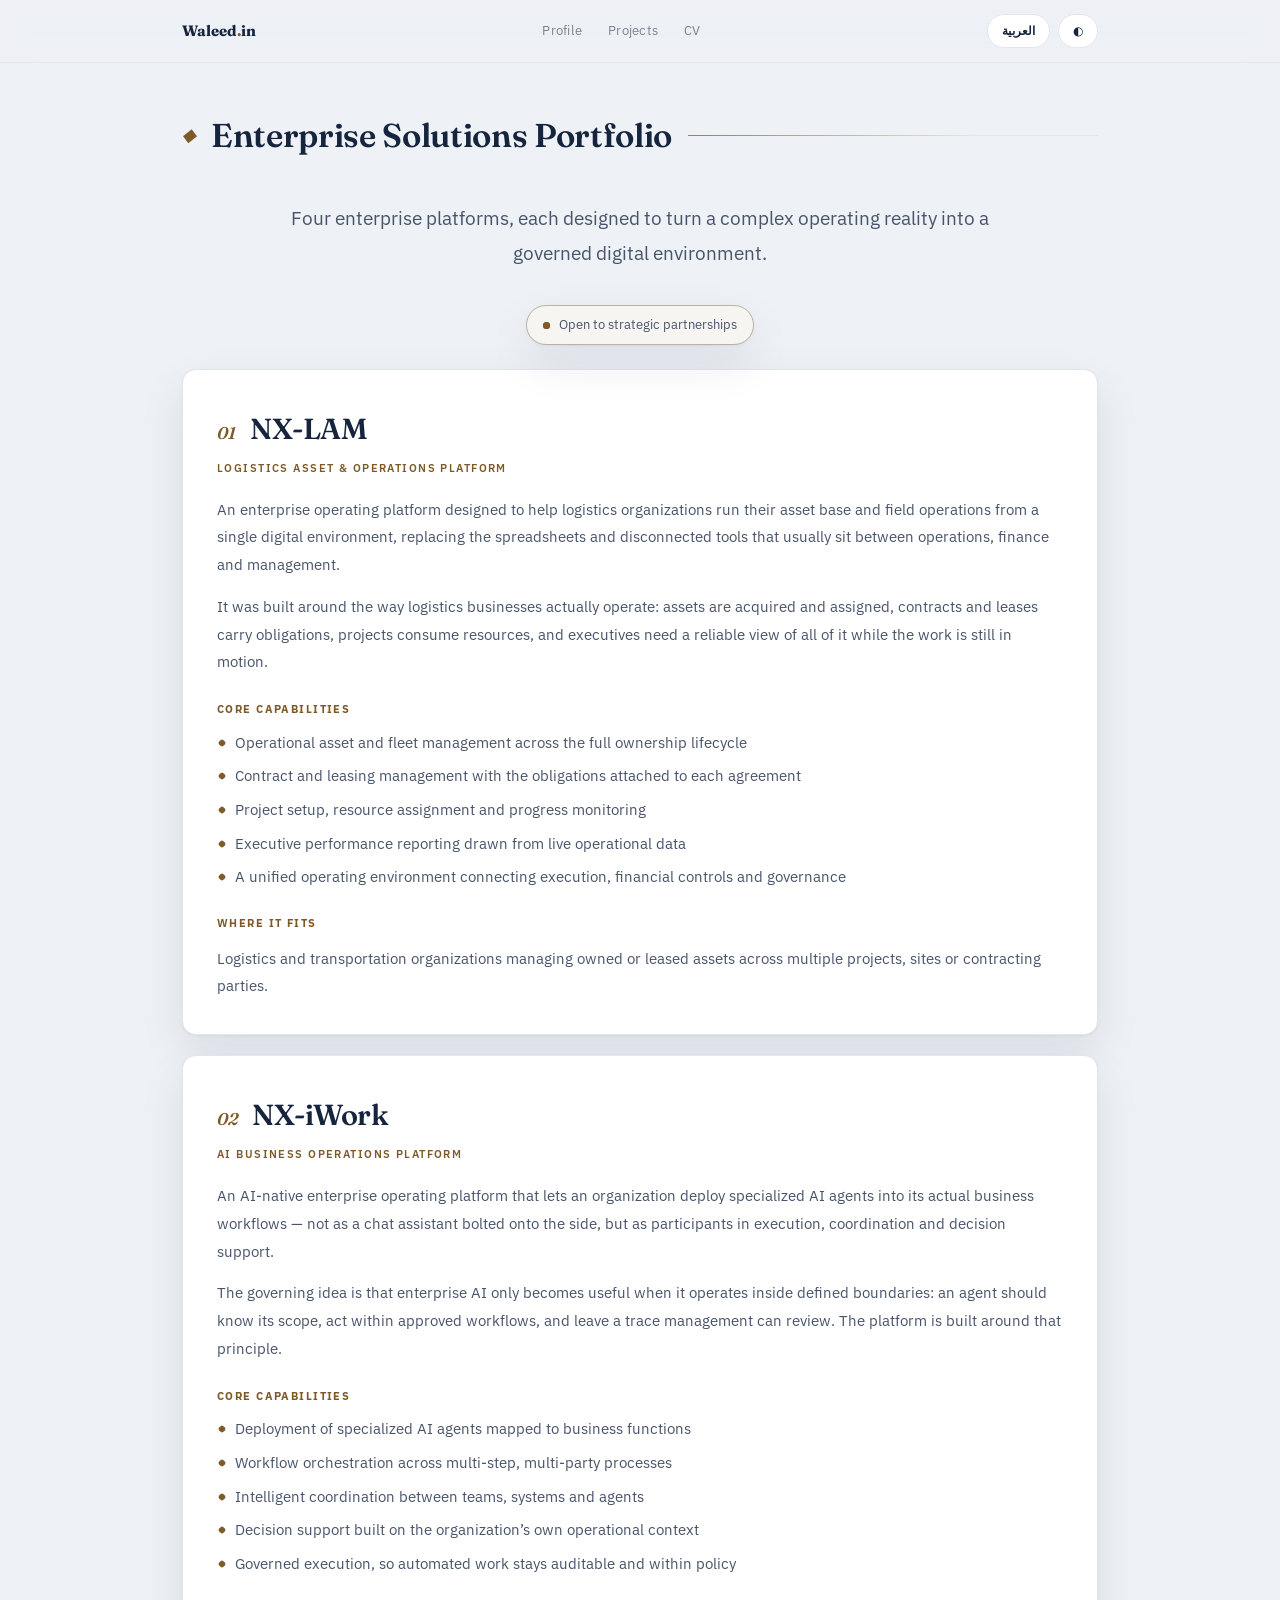
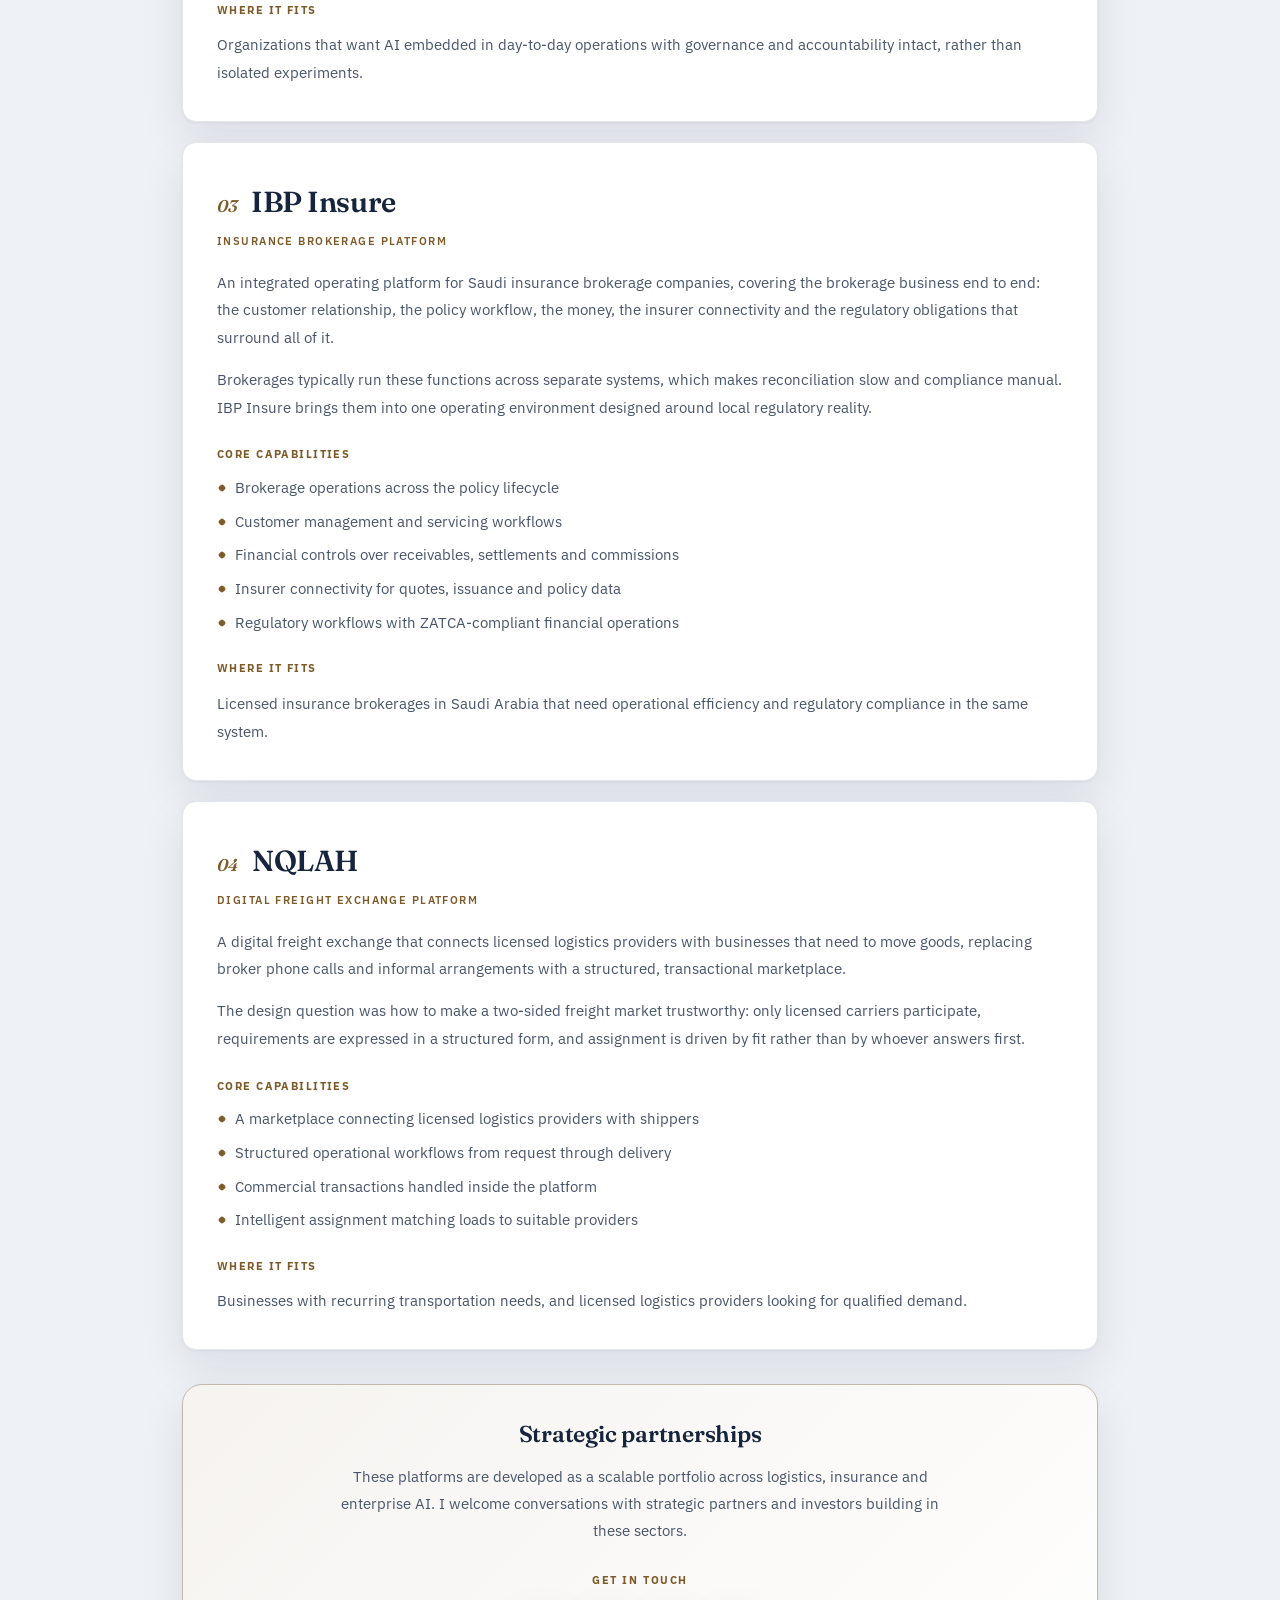
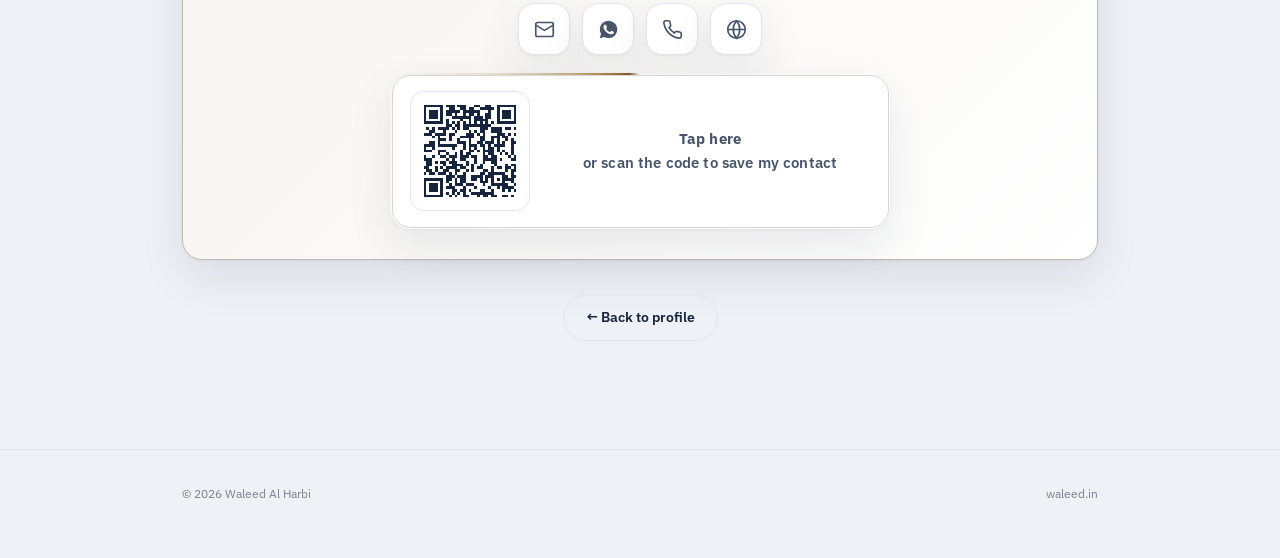
<file: en/projects/index.html>
<!DOCTYPE html>
<html lang="en" dir="ltr"><head>
<meta charset="UTF-8"/><meta name="viewport" content="width=device-width,initial-scale=1.0"/>
<title>Enterprise Solutions Portfolio — Waleed Al Harbi</title>
<meta name="description" content="Waleed Al Harbi — executive leader with 10+ years driving business transformation, designing enterprise operating models, and building AI-enabled enterprise platforms across logistics, insurance, financial services, and automotive. Based in Riyadh, Saudi Arabia."/>
<meta name="keywords" content="Waleed Al Harbi, Executive Business Leader, Enterprise Transformation, Digital Strategy, Enterprise Platforms, AI-Enabled Enterprise, Agentic AI, Business Architecture, Operating Model Design, CEO, Riyadh, Saudi Arabia"/>
<meta name="author" content="Waleed Al Harbi"/>
<meta name="robots" content="index, follow"/>
<link rel="canonical" href="https://waleed.in/en/projects/"/>
<link rel="icon" type="image/png" href="/assets/favicon.png"/>
<link rel="apple-touch-icon" href="/assets/favicon.png"/>
<!-- Open Graph -->
<meta property="og:type" content="profile"/>
<meta property="og:title" content="Waleed Al Harbi — Executive Business Leader | Enterprise Transformation &amp; AI Platforms"/>
<meta property="og:description" content="Waleed Al Harbi — executive leader with 10+ years driving business transformation, designing enterprise operating models, and building AI-enabled enterprise platforms across logistics, insurance, financial services, and automotive. Based in Riyadh, Saudi Arabia."/>
<meta property="og:url" content="https://waleed.in/en/projects/"/>
<meta property="og:image" content="https://waleed.in/assets/og-image.jpg"/>
<meta property="og:image:width" content="1200"/>
<meta property="og:image:height" content="630"/>
<meta property="og:site_name" content="waleed.in"/>
<meta property="og:locale" content="en_US"/>
<meta property="og:locale:alternate" content="ar_SA"/>
<meta property="profile:first_name" content="Waleed"/>
<meta property="profile:last_name" content="Al Harbi"/>
<!-- Twitter -->
<meta name="twitter:card" content="summary_large_image"/>
<meta name="twitter:title" content="Waleed Al Harbi — Executive Business Leader | Enterprise Transformation &amp; AI Platforms"/>
<meta name="twitter:description" content="Waleed Al Harbi — executive leader with 10+ years driving business transformation, designing enterprise operating models, and building AI-enabled enterprise platforms across logistics, insurance, financial services, and automotive. Based in Riyadh, Saudi Arabia."/>
<meta name="twitter:image" content="https://waleed.in/assets/og-image.jpg"/>
<!-- JSON-LD -->
<script type="application/ld+json">
{"@context":"https://schema.org","@type":"Person","name":"Waleed Al Harbi","alternateName":"وليد الحربي","jobTitle":"Chief Executive Officer","description":"Waleed Al Harbi, executive business leader with over a decade driving enterprise transformation, operating-model design, and AI-enabled enterprise platforms across logistics, insurance, financial services, and automotive. Based in Riyadh.","url":"https://waleed.in","image":"https://waleed.in/assets/og-image.jpg","email":"w@waleed.in","telephone":"+966570009449","address":{"@type":"PostalAddress","addressLocality":"Riyadh","addressCountry":"SA"},"knowsLanguage":["ar","en"],"worksFor":{"@type":"Organization","name":"CARVO"},"knowsAbout":["Enterprise Transformation","Business Architecture","Enterprise Operating Platforms","Digital Strategy","Enterprise AI","Agentic AI","Operating Model Design","Commercial Strategy"]}
</script>

<link rel="alternate" hreflang="en" href="https://waleed.in/en/projects/"/><link rel="alternate" hreflang="ar" href="https://waleed.in/ar/projects/"/>
<link rel="preconnect" href="https://fonts.googleapis.com"/><link rel="preconnect" href="https://fonts.gstatic.com" crossorigin/>
<link href="https://fonts.googleapis.com/css2?family=Fraunces:ital,opsz,wght@0,9..144,400;0,9..144,500;0,9..144,600;0,9..144,700;1,9..144,500;1,9..144,600&family=IBM+Plex+Sans:wght@400;500;600;700&display=swap" rel="stylesheet"/>
<link rel="stylesheet" href="/assets/css/site-en.css"/><style id="wa-assistant-disabled">/* لإعادة تفعيل المساعد: احذف هذا البلوك بالكامل */ #wa-fab-wrap,#wa-overlay{display:none!important}</style>
</head><body>
<div class="scroll-prog" aria-hidden="true"><i id="sprog"></i></div>
<nav><div class="wrap"><a class="navback" href="../" aria-label="Back to profile"><svg viewBox="0 0 24 24" fill="none" stroke="currentColor" stroke-width="2"><path d="M19 12H5M11 18l-6-6 6-6"/></svg><span>Home</span></a><a class="brand" href="../">Waleed<em>.</em>in</a><div class="nav-links"><a href="../">Profile</a><a href="./">Projects</a><a href="../cv/">CV</a></div><div class="nav-r"><a class="pill" href="../../ar/projects/" style="font-weight:700">العربية</a><button class="pill" id="tb"><span id="ti">◐</span></button></div></div></nav>
<main>
<section class="sec" style="padding-top:44px"><div class="wrap">
  <div class="sec-hd rv"><span class="sec-num">&#9670;</span><span class="sec-title">Enterprise Solutions Portfolio</span><span class="sec-line"></span></div>
  <p class="lead-in rv" style="margin-bottom:34px">Four enterprise platforms, each designed to turn a complex operating reality into a governed digital environment.</p>
  <div class="rv" style="text-align:center"><span class="inv"><span class="d"></span>Open to strategic partnerships</span></div>
  <article class="pj rv" id="nx-lam">
    <div class="pj-h"><span class="pj-n">01</span><h2>NX-LAM</h2></div>
    <span class="t">Logistics Asset &amp; Operations Platform</span>
    <p>An enterprise operating platform designed to help logistics organizations run their asset base and field operations from a single digital environment, replacing the spreadsheets and disconnected tools that usually sit between operations, finance and management.</p><p>It was built around the way logistics businesses actually operate: assets are acquired and assigned, contracts and leases carry obligations, projects consume resources, and executives need a reliable view of all of it while the work is still in motion.</p>
    <h4>Core capabilities</h4>
    <ul><li>Operational asset and fleet management across the full ownership lifecycle</li><li>Contract and leasing management with the obligations attached to each agreement</li><li>Project setup, resource assignment and progress monitoring</li><li>Executive performance reporting drawn from live operational data</li><li>A unified operating environment connecting execution, financial controls and governance</li></ul>
    <h4>Where it fits</h4>
    <p style="margin-bottom:0">Logistics and transportation organizations managing owned or leased assets across multiple projects, sites or contracting parties.</p>
  </article>
  <article class="pj rv" id="nx-iwork">
    <div class="pj-h"><span class="pj-n">02</span><h2>NX-iWork</h2></div>
    <span class="t">AI Business Operations Platform</span>
    <p>An AI-native enterprise operating platform that lets an organization deploy specialized AI agents into its actual business workflows &mdash; not as a chat assistant bolted onto the side, but as participants in execution, coordination and decision support.</p><p>The governing idea is that enterprise AI only becomes useful when it operates inside defined boundaries: an agent should know its scope, act within approved workflows, and leave a trace management can review. The platform is built around that principle.</p>
    <h4>Core capabilities</h4>
    <ul><li>Deployment of specialized AI agents mapped to business functions</li><li>Workflow orchestration across multi-step, multi-party processes</li><li>Intelligent coordination between teams, systems and agents</li><li>Decision support built on the organization&#8217;s own operational context</li><li>Governed execution, so automated work stays auditable and within policy</li></ul>
    <h4>Where it fits</h4>
    <p style="margin-bottom:0">Organizations that want AI embedded in day-to-day operations with governance and accountability intact, rather than isolated experiments.</p>
  </article>
  <article class="pj rv" id="ibp">
    <div class="pj-h"><span class="pj-n">03</span><h2>IBP Insure</h2></div>
    <span class="t">Insurance Brokerage Platform</span>
    <p>An integrated operating platform for Saudi insurance brokerage companies, covering the brokerage business end to end: the customer relationship, the policy workflow, the money, the insurer connectivity and the regulatory obligations that surround all of it.</p><p>Brokerages typically run these functions across separate systems, which makes reconciliation slow and compliance manual. IBP Insure brings them into one operating environment designed around local regulatory reality.</p>
    <h4>Core capabilities</h4>
    <ul><li>Brokerage operations across the policy lifecycle</li><li>Customer management and servicing workflows</li><li>Financial controls over receivables, settlements and commissions</li><li>Insurer connectivity for quotes, issuance and policy data</li><li>Regulatory workflows with ZATCA-compliant financial operations</li></ul>
    <h4>Where it fits</h4>
    <p style="margin-bottom:0">Licensed insurance brokerages in Saudi Arabia that need operational efficiency and regulatory compliance in the same system.</p>
  </article>
  <article class="pj rv" id="naqlah">
    <div class="pj-h"><span class="pj-n">04</span><h2>NQLAH</h2></div>
    <span class="t">Digital Freight Exchange Platform</span>
    <p>A digital freight exchange that connects licensed logistics providers with businesses that need to move goods, replacing broker phone calls and informal arrangements with a structured, transactional marketplace.</p><p>The design question was how to make a two-sided freight market trustworthy: only licensed carriers participate, requirements are expressed in a structured form, and assignment is driven by fit rather than by whoever answers first.</p>
    <h4>Core capabilities</h4>
    <ul><li>A marketplace connecting licensed logistics providers with shippers</li><li>Structured operational workflows from request through delivery</li><li>Commercial transactions handled inside the platform</li><li>Intelligent assignment matching loads to suitable providers</li></ul>
    <h4>Where it fits</h4>
    <p style="margin-bottom:0">Businesses with recurring transportation needs, and licensed logistics providers looking for qualified demand.</p>
  </article>
  <div class="pitch rv">
    <h3>Strategic partnerships</h3>
    <p>These platforms are developed as a scalable portfolio across logistics, insurance and enterprise AI. I welcome conversations with strategic partners and investors building in these sectors.</p>
    <span class="pitch-lbl">Get in touch</span>
    <div class="social rv">
      <a class="soc" href="mailto:w@waleed.in" data-l="Email" aria-label="Email"><svg viewBox="0 0 24 24" fill="none" stroke="currentColor" stroke-width="1.9"><rect x="2" y="4" width="20" height="16" rx="2"/><path d="m22 7-10 6L2 7"/></svg></a>
      <a class="soc" href="https://wa.me/966570009449" target="_blank" rel="noopener" data-l="WhatsApp" aria-label="WhatsApp"><svg viewBox="0 0 24 24" fill="currentColor"><path d="M12.04 2C6.58 2 2.13 6.45 2.13 11.91c0 1.75.46 3.45 1.32 4.95L2 22l5.25-1.38a9.9 9.9 0 0 0 4.79 1.22h.01c5.46 0 9.91-4.45 9.91-9.91 0-2.65-1.03-5.14-2.9-7.01A9.82 9.82 0 0 0 12.04 2zm5.8 14.13c-.24.68-1.4 1.3-1.94 1.38-.5.07-1.13.1-1.82-.11-.42-.13-.96-.31-1.65-.61-2.9-1.25-4.8-4.17-4.94-4.36-.15-.19-1.19-1.58-1.19-3.02s.76-2.14 1.03-2.43c.27-.29.58-.37.78-.37l.56.01c.18.01.42-.07.66.5.24.59.83 2.03.9 2.18.07.15.12.32.02.51-.1.19-.15.31-.29.48-.15.17-.31.38-.44.51-.15.15-.3.31-.13.6.17.29.77 1.27 1.65 2.06 1.13 1.01 2.09 1.32 2.38 1.47.29.15.46.12.63-.07.17-.19.73-.85.92-1.14.19-.29.39-.24.66-.15.27.1 1.7.8 1.99.95.29.15.48.22.55.34.07.12.07.69-.17 1.37z"/></svg></a>
      <a class="soc" href="tel:+966570009449" data-l="Phone" aria-label="Phone"><svg viewBox="0 0 24 24" fill="none" stroke="currentColor" stroke-width="1.9"><path d="M22 16.92v3a2 2 0 0 1-2.18 2 19.79 19.79 0 0 1-8.63-3.07 19.5 19.5 0 0 1-6-6 19.79 19.79 0 0 1-3.07-8.67A2 2 0 0 1 4.11 2h3a2 2 0 0 1 2 1.72c.13.96.36 1.9.7 2.81a2 2 0 0 1-.45 2.11L8.09 9.91a16 16 0 0 0 6 6l1.27-1.27a2 2 0 0 1 2.11-.45c.91.34 1.85.57 2.81.7A2 2 0 0 1 22 16.92z"/></svg></a>
      <a class="soc" href="https://waleed.in" data-l="Website" aria-label="Website"><svg viewBox="0 0 24 24" fill="none" stroke="currentColor" stroke-width="1.9"><circle cx="12" cy="12" r="10"/><path d="M2 12h20M12 2a15.3 15.3 0 0 1 0 20 15.3 15.3 0 0 1 0-20"/></svg></a>
    </div>
  <div class="save-row rv">
    <a class="contact-card" href="/assets/Waleed-Al-Harbi.vcf" download="Waleed-Al-Harbi.vcf" aria-label="Tap or scan to save my contact">
      <span class="qr-big"><img src="/assets/img/qr-contact-en.svg" alt="QR code — scan to save contact" width="104" height="104"/></span>
      <span class="qr-cta"><b>Tap here</b> or scan the code to save my contact</span>
    </a>
  </div>
  </div>
  <div class="ctas" style="margin-top:34px"><a class="btn btn-g" href="../">&larr; Back to profile</a></div>
</div></section>
</main>
<footer><div class="wrap"><p>&#169; <span id="yr"></span> Waleed Al Harbi</p><p>waleed.in</p></div></footer>
<div class="toast" id="toast"></div>

<!-- ============ Waleed.in AI Assistant Widget ============ -->
<script>window.WALEED_ASSISTANT_ENDPOINT = "https://waleed-assistant.w-3e8.workers.dev";</script>
<link rel="stylesheet" href="/assets/css/assistant.css"/>
<div id="wa-fab-wrap">
  <button id="wa-tag" type="button" aria-label="افتح المساعد">تعرّف على وليد أكثر <b>عبر مساعده الذكي</b> <span class="wa-x">✦</span></button>
  <button id="wa-fab" type="button" aria-label="المساعد الذكي">
    <img src="/assets/img/avatar.jpg" alt="وليد"/>
    <span class="wa-fab-dot"></span>
  </button>
</div>
<div id="wa-overlay" role="dialog" aria-modal="true" aria-label="المساعد الذكي لوليد">
  <div class="wa-panel">
    <div class="wa-head">
      <div class="wa-ava"><img src="/assets/img/avatar.jpg" alt="وليد"/></div>
      <div class="wa-meta">
        <div class="wa-name">Waleed's AI Assistant</div>
        <div class="wa-sub"><span class="wa-dot"></span> Knows Waleed's experience &amp; domains</div>
      </div>
      <button id="wa-close" type="button" aria-label="إغلاق والعودة للموقع">
        <svg viewBox="0 0 24 24" fill="none" stroke="currentColor" stroke-width="2"><path d="M18 6 6 18M6 6l12 12"/></svg>
      </button>
    </div>
    <div class="wa-body" id="wa-body"></div>
    <div class="wa-input">
      <button class="wa-iconbtn" id="wa-mic" type="button" aria-label="تحدّث صوتيًا" title="تحدّث صوتيًا">
        <svg viewBox="0 0 24 24" fill="none" stroke="currentColor" stroke-width="2"><path d="M12 1a3 3 0 0 0-3 3v8a3 3 0 0 0 6 0V4a3 3 0 0 0-3-3z"/><path d="M19 10v2a7 7 0 0 1-14 0v-2M12 19v4M8 23h8"/></svg>
      </button>
      <textarea id="wa-text" rows="1" placeholder="Ask about Waleed's experience &amp; domains..." aria-label="اكتب رسالتك"></textarea>
      <button class="wa-iconbtn" id="wa-send" type="button" aria-label="إرسال" disabled>
        <svg viewBox="0 0 24 24" fill="none" stroke="currentColor" stroke-width="2"><path d="M22 2 11 13M22 2l-7 20-4-9-9-4 20-7z"/></svg>
      </button>
    </div>
  </div>
</div>
<script src="/assets/js/assistant.js" defer></script>

<div class="wa-share-pop" id="wa-share-pop">
  <div class="wa-share-card">
    <h4>Share this site</h4>
    <p>Choose how to share</p>
    <div class="wa-share-list">
      <button class="wa-share-item" id="wsh-wa"><span class="wa-si-wa"><svg viewBox="0 0 24 24" fill="currentColor"><path d="M12.04 2C6.58 2 2.13 6.45 2.13 11.91c0 1.75.46 3.45 1.32 4.95L2 22l5.25-1.38a9.9 9.9 0 0 0 4.79 1.22h.01c5.46 0 9.91-4.45 9.91-9.91 0-2.65-1.03-5.14-2.9-7.01A9.82 9.82 0 0 0 12.04 2zm5.8 14.13c-.24.68-1.4 1.3-1.94 1.38-.5.07-1.13.1-1.82-.11-.42-.13-.96-.31-1.65-.61-2.9-1.25-4.8-4.17-4.94-4.36-.15-.19-1.19-1.58-1.19-3.02s.76-2.14 1.03-2.43c.27-.29.58-.37.78-.37l.56.01c.18.01.42-.07.66.5.24.59.83 2.03.9 2.18.07.15.12.32.02.51-.1.19-.15.31-.29.48-.15.17-.31.38-.44.51-.15.15-.3.31-.13.6.17.29.77 1.27 1.65 2.06 1.13 1.01 2.09 1.32 2.38 1.47.29.15.46.12.63-.07.17-.19.73-.85.92-1.14.19-.29.39-.24.66-.15.27.1 1.7.8 1.99.95.29.15.48.22.55.34.07.12.07.69-.17 1.37z"/></svg></span>WhatsApp</button>
      <button class="wa-share-item" id="wsh-tg"><span class="wa-si-tg"><svg viewBox="0 0 24 24" fill="currentColor"><path d="M21.94 4.27a1.3 1.3 0 0 0-1.32-.2L3.3 10.78c-.86.34-.85 1.57.02 1.89l4.3 1.6 1.66 5.06c.2.6.95.78 1.4.34l2.42-2.36 4.3 3.16c.5.37 1.22.1 1.36-.5l3.2-14.4a1.3 1.3 0 0 0-.42-1.3z"/></svg></span>Telegram</button>
      <button class="wa-share-item" id="wsh-em"><span class="wa-si-em"><svg viewBox="0 0 24 24" fill="none" stroke="currentColor" stroke-width="2"><rect x="2" y="4" width="20" height="16" rx="2"/><path d="m22 7-10 6L2 7"/></svg></span>Email</button>
      <button class="wa-share-item" id="wsh-cp"><span class="wa-si-cp"><svg viewBox="0 0 24 24" fill="none" stroke="currentColor" stroke-width="2"><rect x="9" y="9" width="13" height="13" rx="2"/><path d="M5 15H4a2 2 0 0 1-2-2V4a2 2 0 0 1 2-2h9a2 2 0 0 1 2 2v1"/></svg></span>Copy link</button>
    </div>
    <button class="wa-share-close" id="wsh-close">Close</button>
  </div>
</div>

<script src="/assets/js/site.js" defer></script>
</body></html>
</file>
<file: assets/css/site-ar.css>
/* waleed.in — Arabic stylesheet */

:root{--ink:#16243d;--ink2:#48546a;--muted:#7c828d;--bg:#eef1f5;--card:#ffffff;--bdr:#e2e6ec;--ac:#7d5a28;--ac2:#a67f3e;--sh:0 1px 3px rgba(22,36,61,.05),0 18px 46px rgba(22,36,61,.09);--r:14px;--maxw:960px}
html[data-theme=dark]{--ink:#eef1f6;--ink2:#a6b1c0;--muted:#727f8f;--bg:#0b1421;--card:#12202f;--bdr:#213247;--ac:#d3b06a;--ac2:#e6cd95}
*{box-sizing:border-box;margin:0;padding:0}
html{scroll-behavior:smooth;scroll-padding-top:70px}
body{font-family:'IBM Plex Sans Arabic',sans-serif;background:var(--bg);color:var(--ink);-webkit-font-smoothing:antialiased;overflow-x:hidden;transition:background .35s,color .35s;line-height:1.7}
a{color:inherit;text-decoration:none}
.wrap{max-width:var(--maxw);margin:0 auto;padding:0 22px}
nav{position:sticky;top:0;z-index:100;border-bottom:1px solid var(--bdr);backdrop-filter:blur(14px) saturate(160%);background:color-mix(in srgb,var(--bg) 80%,transparent)}
nav .wrap{display:flex;align-items:center;justify-content:space-between;height:58px}
.brand{font-family:'IBM Plex Sans Arabic';font-weight:800;font-size:17px;letter-spacing:.01em}
.brand em{color:var(--ac);font-style:normal}
.nav-r{display:flex;gap:8px}
.pill{border:1px solid var(--bdr);background:var(--card);border-radius:999px;padding:6px 14px;font-size:13px;font-weight:700;cursor:pointer;color:var(--ink);transition:.2s}
.pill:hover{border-color:var(--ac);color:var(--ac)}
.hero{padding:66px 0 50px;text-align:center}
.av-wrap{display:inline-block;position:relative;margin-bottom:24px}
.av{width:148px;height:148px;border-radius:50%;object-fit:cover;border:4px solid var(--card);box-shadow:0 0 0 1px var(--bdr),var(--sh);display:block;transition:transform .4s}
.av:hover{transform:scale(1.03)}
.dot{position:absolute;bottom:8px;left:8px;width:16px;height:16px;border-radius:50%;background:#22c55e;border:3px solid var(--card)}
.hero h1{font-family:'IBM Plex Sans Arabic';font-weight:800;font-size:clamp(30px,6vw,50px);letter-spacing:-.01em;line-height:1.08}
.hero-role{font-family:'IBM Plex Sans Arabic';font-weight:500;font-size:clamp(15px,2.3vw,19px);color:var(--ink2);margin:10px 0 6px}
.hero-loc{font-size:13px;color:var(--muted);margin-bottom:26px;font-weight:500;}
.ctas{display:flex;flex-wrap:wrap;gap:10px;justify-content:center;margin-bottom:42px}
.btn{border-radius:999px;padding:11px 22px;font-size:14px;font-weight:700;cursor:pointer;border:1.5px solid var(--ink);display:inline-flex;align-items:center;gap:8px;transition:.22s;font-family:Tajawal;}
.btn-p{background:var(--ink);color:var(--card)}.btn-p:hover{background:var(--ac);border-color:var(--ac);color:#fff;transform:translateY(-1px)}
.btn-g{background:transparent;color:var(--ink);border-color:var(--bdr)}.btn-g:hover{border-color:var(--ac);color:var(--ac)}
.metrics{display:grid;grid-template-columns:repeat(4,1fr);gap:1px;background:var(--bdr);border:1px solid var(--bdr);border-radius:var(--r);overflow:hidden;margin-bottom:68px}
.metric{background:var(--card);padding:22px 14px;text-align:center}
.metric .n{font-family:'IBM Plex Sans Arabic';font-weight:700;font-size:clamp(21px,3.4vw,29px);line-height:1;direction:ltr;color:var(--ink)}
.metric .n span{color:var(--ac)}
.metric .l{font-size:13px;color:var(--muted);margin-top:8px;line-height:1.5;font-weight:500;}
@media(max-width:580px){.metrics{grid-template-columns:repeat(2,1fr)}}
.sec{padding:54px 0}
.sec-hd{display:flex;align-items:center;gap:14px;margin-bottom:32px}
.sec-num{font-family:'IBM Plex Sans Arabic';font-size:12px;color:var(--ac);font-weight:700;flex-shrink:0}
.sec-title{font-family:'IBM Plex Sans Arabic';font-weight:800;font-size:clamp(21px,3.4vw,30px);letter-spacing:0}
.sec-line{flex:1;height:1px;background:var(--bdr)}
.about{background:var(--card);border:1px solid var(--bdr);border-radius:20px;padding:32px;box-shadow:var(--sh)}
.about p.lead{font-family:'IBM Plex Sans Arabic';font-weight:700;font-size:clamp(17px,2.4vw,22px);line-height:1.6;margin-bottom:16px;color:var(--ink)}
.about p.body{font-size:16px;color:var(--ink2);line-height:1.95;font-weight:400;}
.tl{display:flex;flex-direction:column}
.tl-row{display:grid;grid-template-columns:1fr 66px;gap:0 22px;padding-bottom:38px}
.tl-row:last-child{padding-bottom:0}
.tl-l{display:flex;flex-direction:column;align-items:center;order:2;}
.tl-r{order:1;padding-top:5px}
.lc{width:56px;height:56px;border-radius:50%;border:1px solid var(--bdr);background:#fff;display:flex;align-items:center;justify-content:center;overflow:hidden;cursor:pointer;transition:.3s cubic-bezier(.34,1.4,.64,1);box-shadow:var(--sh);position:relative;flex-shrink:0}
.lc:hover,.lc:focus{transform:scale(1.13);box-shadow:0 6px 22px rgba(46,90,146,.28);outline:none;border-color:var(--ac)}
.lc img{width:100%;height:100%;object-fit:cover;pointer-events:none}
.lt{position:absolute;bottom:calc(100% + 8px);right:50%;transform:translateX(50%);background:var(--ink);color:var(--card);font-size:10px;padding:3px 9px;border-radius:6px;white-space:nowrap;opacity:0;pointer-events:none;transition:opacity .18s;font-family:'IBM Plex Sans Arabic';z-index:20}
.lc:hover .lt,.lc:focus .lt{opacity:1}
.vl{flex:1;width:2px;background:linear-gradient(var(--ac),var(--bdr));margin:5px 0;min-height:22px;opacity:.6}
.tl-row:last-child .vl{background:linear-gradient(var(--ac),transparent)}
.tw{font-size:12px;font-size:12px;color:var(--ac);font-weight:700;margin-bottom:4px;direction:ltr;display:inline-block}
.tr{font-family:'IBM Plex Sans Arabic';font-weight:800;font-size:18px;line-height:1.25;margin-bottom:2px}
.to{font-size:13.5px;font-size:13.5px;color:var(--muted);font-weight:500;margin-bottom:13px}
.tb{list-style:none;display:grid;gap:9px}
.tb li{position:relative;padding-right:18px;font-size:15px;color:var(--ink2);line-height:1.8;font-weight:400;}
.tb li::before{content:'';position:absolute;right:2px;top:9px;width:6px;height:6px;border-radius:2px;background:var(--ac);transform:rotate(45deg)}
.sg{display:grid;grid-template-columns:repeat(2,1fr);gap:16px}.sc.full{grid-column:1/-1}.sc.feat{background:linear-gradient(135deg,color-mix(in srgb,var(--ac) 8%,var(--card)),var(--card))}.sc .chip.big{font-size:14px;padding:8px 14px;font-weight:600;border-color:color-mix(in srgb,var(--ac) 35%,var(--bdr))}.sc .chip.big b{color:var(--ac);font-weight:700}
@media(max-width:580px){.sg{grid-template-columns:1fr}}
.sc{background:var(--card);border:1px solid var(--bdr);border-radius:var(--r);padding:20px;box-shadow:var(--sh)}
.sc h3{font-family:'IBM Plex Sans Arabic';font-size:14px;font-weight:800;color:var(--ac);margin-bottom:13px}
.chips{display:flex;flex-wrap:wrap;gap:8px}
.chip{font-size:13.5px;padding:6px 12px;border:1px solid var(--bdr);border-radius:8px;color:var(--ink2);background:var(--bg);transition:.2s;font-weight:500;}
.chip:hover{border-color:var(--ac);color:var(--ac)}
.plats{display:grid;grid-template-columns:repeat(2,1fr);gap:16px}
@media(max-width:580px){.plats{grid-template-columns:1fr}}
.plat{background:var(--card);border:1px solid var(--bdr);border-radius:var(--r);padding:22px;box-shadow:var(--sh)}
.plat h3{font-family:'IBM Plex Sans Arabic';font-weight:800;font-size:18px;color:var(--ink);margin-bottom:3px}
.plat .pt{font-family:'IBM Plex Sans Arabic';font-weight:700;font-size:12.5px;color:var(--ac);display:block;margin-bottom:11px}
.plat p{font-size:14.5px;color:var(--ink2);line-height:1.85}
.partners{display:flex;flex-wrap:wrap;gap:10px;margin-top:16px}
.partner{font-family:'IBM Plex Sans Arabic';font-weight:700;font-size:14px;padding:11px 18px;border:1px solid var(--bdr);border-radius:12px;background:var(--bg);color:var(--ink);transition:.2s}
.partner:hover{border-color:var(--ac);color:var(--ac);transform:translateY(-2px)}
.two{display:grid;grid-template-columns:1fr 1fr;gap:18px}
@media(max-width:580px){.two{grid-template-columns:1fr}}
.panel{background:var(--card);border:1px solid var(--bdr);border-radius:var(--r);padding:22px;box-shadow:var(--sh)}
.ed-d{font-family:'IBM Plex Sans Arabic';font-weight:800;font-size:17px}
.ed-m{font-size:13px;font-size:13px;color:var(--muted);margin-top:5px;font-weight:500;}
.ed-g{display:inline-block;margin-top:12px;font-family:'IBM Plex Sans Arabic';font-size:11.5px;color:var(--ac);border:1px solid var(--ac);border-radius:6px;padding:3px 10px;direction:ltr}
.cert{display:flex;justify-content:space-between;gap:10px;padding:12px 0;border-bottom:1px solid var(--bdr);font-size:14px;font-weight:500;}
.cert:last-child{border-bottom:0;padding-bottom:0}
.cert time{font-family:'IBM Plex Sans Arabic';font-size:11px;color:var(--muted);white-space:nowrap;direction:ltr}
.cc{background:var(--card);border:1px solid var(--bdr);border-radius:20px;padding:28px;box-shadow:var(--sh);max-width:480px}
.cc-top{display:flex;align-items:center;gap:16px;margin-bottom:20px}
.cc-av{width:62px;height:62px;border-radius:50%;overflow:hidden;border:1px solid var(--bdr);flex-shrink:0}
.cc-av img{width:100%;height:100%;object-fit:cover}
.cc-top h3{font-family:'IBM Plex Sans Arabic';font-weight:800;font-size:19px}
.cc-top p{font-size:13px;font-size:13px;color:var(--muted);margin-top:3px;font-weight:500;}
.cr{display:flex;align-items:center;gap:10px;padding:10px 0;border-top:1px solid var(--bdr);font-size:14px;font-weight:500;}
.cr svg{width:16px;height:16px;color:var(--ac);flex-shrink:0}
.ltr-text{direction:ltr;unicode-bidi:embed}
.cc-acts{display:flex;flex-wrap:wrap;gap:10px;margin-top:20px}
.shr{display:flex;gap:9px;margin-top:12px;flex-wrap:wrap}
.sb{width:42px;height:42px;border-radius:10px;border:1px solid var(--bdr);background:var(--bg);display:flex;align-items:center;justify-content:center;cursor:pointer;transition:.2s}
.sb:hover{border-color:var(--ac);transform:translateY(-2px)}
.sb svg{width:18px;height:18px;color:var(--ink2)}.sb:hover svg{color:var(--ac)}
footer{border-top:1px solid var(--bdr);padding:34px 0 54px;margin-top:12px}
footer .wrap{display:flex;justify-content:space-between;align-items:center;flex-wrap:wrap;gap:10px}
footer p{font-size:13px;font-size:13px;color:var(--muted);font-weight:500;}
footer .en{font-family:'IBM Plex Sans Arabic';font-size:11.5px;direction:ltr}
.rv{opacity:0;transform:translateY(20px);transition:opacity .7s ease,transform .7s ease}
.rv.in{opacity:1;transform:none}
@media(prefers-reduced-motion:reduce){.rv{opacity:1;transform:none;transition:none}}
.toast{position:fixed;bottom:26px;left:50%;transform:translateX(-50%) translateY(12px);background:var(--ink);color:var(--card);padding:11px 22px;border-radius:999px;font-size:14px;font-weight:500;opacity:0;pointer-events:none;transition:.3s;z-index:999}
.toast.on{opacity:1;transform:translateX(-50%) translateY(0)}
@media(max-width:500px){.tl-row{grid-template-columns:1fr 46px;gap:0 14px}.lc{width:44px;height:44px}}

/* ===== interactive & motion layer ===== */
.hero{position:relative;overflow:hidden}
.hero .wrap{position:relative;z-index:2}
.hero-bg{position:absolute;inset:0;z-index:0;pointer-events:none;overflow:hidden}
.hero-bg b{position:absolute;display:block;border-radius:50%;filter:blur(64px)}
.hero-bg b:nth-child(1){width:360px;height:360px;top:-110px;left:-70px;background:radial-gradient(circle at 30% 30%,color-mix(in srgb,var(--ac) 60%,transparent),transparent 70%);opacity:.5;animation:wblob 19s ease-in-out infinite}
.hero-bg b:nth-child(2){width:320px;height:320px;top:30px;right:-90px;background:radial-gradient(circle at 60% 40%,color-mix(in srgb,var(--ac2) 55%,transparent),transparent 70%);opacity:.45;animation:wblob 25s ease-in-out infinite reverse}
@keyframes wblob{0%,100%{transform:translate(0,0) scale(1)}33%{transform:translate(26px,30px) scale(1.1)}66%{transform:translate(-20px,14px) scale(.94)}}
.hero-spot{position:absolute;inset:0;z-index:1;pointer-events:none;opacity:0;transition:opacity .5s;background:radial-gradient(360px circle at var(--mx,50%) var(--my,42%),color-mix(in srgb,var(--ac) 15%,transparent),transparent 62%)}
@media(hover:hover) and (pointer:fine){.hero:hover .hero-spot{opacity:1}}
.av-wrap::before{content:'';position:absolute;inset:-8px;border-radius:50%;background:conic-gradient(from 0deg,var(--ac),var(--ac2) 25%,transparent 55%,transparent 75%,var(--ac));opacity:.3;z-index:0;transition:opacity .45s;animation:wspin 9s linear infinite}
.av-wrap:hover::before{opacity:.95;animation-duration:3.5s}
.av-wrap .av{position:relative;z-index:1}
@keyframes wspin{to{transform:rotate(360deg)}}
.ping{position:absolute;inset:-6px;border-radius:50%;border:1.5px solid var(--ac);opacity:0;pointer-events:none;z-index:0;animation:wping 3.6s cubic-bezier(.2,.6,.35,1) infinite}
.ping.p2{animation-delay:1.2s}
.ping.p3{animation-delay:2.4s}
@keyframes wping{0%{transform:scale(.97);opacity:.5}70%{opacity:.14}100%{transform:scale(1.75);opacity:0}}
.av-wrap:hover .ping{animation-duration:1.8s}
.scroll-prog{position:fixed;top:0;left:0;right:0;height:3px;z-index:200;pointer-events:none}
.scroll-prog i{display:block;height:100%;width:100%;transform:scaleX(0);transform-origin:left center;background:linear-gradient(90deg,var(--ac),var(--ac2));will-change:transform}
html[dir=rtl] .scroll-prog i{transform-origin:right center}
nav{transition:box-shadow .3s,background .3s}
nav.scrolled{box-shadow:0 8px 30px rgba(15,25,35,.10)}
.rv{transition-delay:var(--d,0s)}
.sc,.plat,.panel,.about{transition:transform .38s cubic-bezier(.2,.7,.3,1),box-shadow .38s,border-color .38s}
@media(hover:hover){
.sc:hover,.plat:hover,.panel:hover{transform:translateY(-4px);box-shadow:0 12px 36px rgba(15,25,35,.13);border-color:color-mix(in srgb,var(--ac) 42%,var(--bdr))}
.metric{transition:background .3s}
.metric:hover{background:color-mix(in srgb,var(--ac) 7%,var(--card))}
.partner:hover{box-shadow:0 8px 22px rgba(46,90,146,.18)}
}
.plat{position:relative;overflow:hidden}
.plat::after{content:'';position:absolute;top:0;left:0;right:0;height:3px;transform:scaleX(0);transform-origin:left center;background:linear-gradient(90deg,var(--ac),var(--ac2));transition:transform .45s ease}
html[dir=rtl] .plat::after{transform-origin:right center}
@media(hover:hover){.plat:hover::after{transform:scaleX(1)}}
.chip:active,.partner:active,.btn:active,.sb:active,.pill:active{transform:scale(.96)}
@media(prefers-reduced-motion:reduce){
.hero-bg,.hero-spot,.scroll-prog,.av-wrap::before,.ping{display:none!important;animation:none!important}
.sc,.plat,.panel,.about,.metric{transition:none}
.plat::after{display:none}
.rv{transition-delay:0s!important}
}
/* ===== executive editorial layer ===== */
nav .wrap{height:62px}
.brand{letter-spacing:0}
.nav-links{display:flex;gap:24px;align-items:center;margin:0 auto}
.nav-links a{font-family:'IBM Plex Sans Arabic';font-size:13.5px;color:var(--muted);position:relative;padding:4px 1px;transition:color .25s;white-space:nowrap}
.nav-links a::after{content:'';position:absolute;left:0;right:0;bottom:-3px;height:1.5px;background:var(--ac);transform:scaleX(0);transform-origin:left center;transition:transform .3s ease}
html[dir=rtl] .nav-links a::after{transform-origin:right center}
.nav-links a:hover{color:var(--ink)}
.nav-links a.active{color:var(--ac)}
.nav-links a.active::after{transform:scaleX(1)}
@media(max-width:860px){.nav-links{display:none}}
.kicker{font-family:'IBM Plex Sans Arabic';font-size:13px;font-weight:700;color:var(--ac)}
.hero{padding-top:74px}
.hero h1{font-family:'Tajawal';font-weight:800;letter-spacing:0}
.hero-role{font-family:'Tajawal';font-weight:500;font-size:clamp(16px,2.3vw,20px);color:var(--ink2);max-width:680px;margin:12px auto 0}
.btn{font-family:'Tajawal';font-weight:700}
.hero .kicker{display:block;margin:16px auto 10px}
.avail{display:inline-flex;align-items:center;gap:9px;font-family:'IBM Plex Sans Arabic';font-size:13px;color:var(--ink2);border:1px solid var(--bdr);background:var(--card);padding:7px 15px;border-radius:999px;box-shadow:var(--sh)}
.avail .d{width:7px;height:7px;border-radius:50%;background:#22c55e;box-shadow:0 0 0 3px color-mix(in srgb,#22c55e 20%,transparent);flex-shrink:0}
.sec-hd{gap:16px;margin-bottom:38px}
.sec-num{font-family:'Fraunces';font-style:italic;font-weight:600;font-size:18px}
.sec-title{font-weight:700;font-size:clamp(22px,3.6vw,32px)}
.about{padding:38px}
.about p.lead{font-family:'IBM Plex Sans Arabic';font-weight:700;font-size:clamp(18px,2.5vw,23px);line-height:1.7}
.metric .n{font-family:'IBM Plex Sans Arabic';font-weight:700}
.plat{padding:24px 22px 22px}
.plat .pi{font-family:'Fraunces';font-style:italic;font-weight:600;font-size:14px;color:var(--ac);display:block;margin-bottom:8px}
.partner{letter-spacing:0}
.sc,.plat{position:relative}
.sc::before,.plat::before{content:'';position:absolute;inset:0;border-radius:inherit;pointer-events:none;opacity:0;transition:opacity .35s;background:radial-gradient(240px circle at var(--gx,50%) var(--gy,50%),color-mix(in srgb,var(--ac) 10%,transparent),transparent 60%);z-index:0}
.sc>*,.plat>*{position:relative;z-index:1}
@media(hover:hover){.sc:hover::before,.plat:hover::before{opacity:1}}
@media(prefers-reduced-motion:reduce){.sc::before,.plat::before{display:none}}
/* ===== creative sections layer ===== */
.xp-ind{background:var(--card);border:1px solid var(--bdr);border-radius:var(--r);box-shadow:var(--sh);padding:16px 20px;display:flex;align-items:center;gap:16px;flex-wrap:wrap;margin-bottom:14px}
.xp-ind h3{font-size:13px;font-weight:700;color:var(--ac);white-space:nowrap}
.xp{background:var(--card);border:1px solid var(--bdr);border-radius:var(--r);box-shadow:var(--sh);padding:6px 20px 20px}
.xp-tabs{display:flex;gap:6px;overflow-x:auto;padding:12px 0;scrollbar-width:none;-webkit-overflow-scrolling:touch}
.xp-tabs::-webkit-scrollbar{display:none}
.xp-tab{font-family:inherit;font-size:13.5px;color:var(--muted);background:transparent;border:1px solid transparent;border-radius:999px;padding:8px 15px;cursor:pointer;white-space:nowrap;transition:.25s}
.xp-tab:hover{color:var(--ink)}
.xp-tab.on{background:color-mix(in srgb,var(--ac) 10%,var(--card));color:var(--ac);border-color:color-mix(in srgb,var(--ac) 35%,var(--bdr));font-weight:700}
.xp-pane{display:none;padding-top:8px}
.xp-pane.on{display:block;animation:xfade .35s ease}
@keyframes xfade{from{opacity:0;transform:translateY(7px)}to{opacity:1;transform:none}}
.imp-grid{display:grid;grid-template-columns:1fr 1fr;gap:14px}
@media(max-width:640px){.imp-grid{grid-template-columns:1fr}.imp:last-child{grid-column:auto}}
.imp{position:relative;background:var(--card);border:1px solid var(--bdr);border-radius:var(--r);box-shadow:var(--sh);padding:18px 20px;display:flex;gap:14px;align-items:flex-start;transition:transform .35s cubic-bezier(.2,.7,.3,1),box-shadow .35s,border-color .35s}
.imp:last-child{grid-column:1/-1}
.imp b{font-family:'Fraunces';font-style:italic;font-weight:600;font-size:15px;color:var(--ac);line-height:1.6;flex-shrink:0}
.imp p{font-size:14.5px;color:var(--ink2);line-height:1.8;margin:0}
.imp::before{content:'';position:absolute;inset:0;border-radius:inherit;pointer-events:none;opacity:0;transition:opacity .35s;background:radial-gradient(240px circle at var(--gx,50%) var(--gy,50%),color-mix(in srgb,var(--ac) 10%,transparent),transparent 60%);z-index:0}
.imp>*{position:relative;z-index:1}
@media(hover:hover){.imp:hover{transform:translateY(-3px);box-shadow:0 12px 32px rgba(22,36,61,.12);border-color:color-mix(in srgb,var(--ac) 40%,var(--bdr))}.imp:hover::before{opacity:1}}
.pmq{overflow:hidden;margin-top:16px;-webkit-mask-image:linear-gradient(90deg,transparent,#000 10%,#000 90%,transparent);mask-image:linear-gradient(90deg,transparent,#000 10%,#000 90%,transparent)}
.pmq-t{display:flex;width:max-content;animation:pmq 26s linear infinite}
.pmq .partner{margin-inline-end:12px;flex-shrink:0}
.pmq:hover .pmq-t{animation-play-state:paused}
html[dir=rtl] .pmq-t{animation-direction:reverse}
@keyframes pmq{to{transform:translateX(-50%)}}
#impact,#skills,#partnerships{background:color-mix(in srgb,var(--card) 55%,var(--bg));border-top:1px solid var(--bdr);border-bottom:1px solid var(--bdr)}
.sec-line{position:relative;overflow:hidden}
.sec-line::after{content:'';position:absolute;inset:0;background:linear-gradient(90deg,var(--ac2),transparent 70%);transform:scaleX(0);transform-origin:left center;transition:transform 1.1s ease .25s}
html[dir=rtl] .sec-line::after{background:linear-gradient(-90deg,var(--ac2),transparent 70%);transform-origin:right center}
.sec-hd.in .sec-line::after{transform:scaleX(1)}
.vl{transform:scaleY(0);transform-origin:top;transition:transform .9s ease .3s}
.tl-row.in .vl{transform:scaleY(1)}
@media(prefers-reduced-motion:reduce){.xp-pane.on{animation:none}.pmq-t{animation:none}.sec-line::after{transition:none;transform:scaleX(1)}.vl{transition:none;transform:scaleY(1)}.imp{transition:none}.imp::before{display:none}}
@media print{
@page{margin:14mm}
.rv{opacity:1 !important;transform:none !important;transition:none !important}
nav,.ctas,.shr,.cc-acts,#tb,.toast,footer,.sec-line,.vl,.lc,.dot,.av-wrap,.metrics,.scroll-prog,.hero-bg,.hero-spot{display:none !important}
*{-webkit-print-color-adjust:exact;print-color-adjust:exact}
body{background:#fff !important;color:#000 !important;font-size:10.5pt;line-height:1.45}
.wrap{max-width:100%;padding:0}
.hero{padding:0 0 8pt}
.hero-name{font-size:22pt;color:#000}
.hero-role{font-size:11.5pt;color:#000;margin:3pt 0}
.hero-loc{display:none}
.print-contact{display:block !important;direction:ltr;font-size:9.5pt;color:#000;margin-top:4pt}
html[dir=rtl] .hero{text-align:right}
html[dir=rtl] .print-contact{text-align:right}
.sec{padding:7pt 0;break-inside:auto}
.sec-hd{margin-bottom:6pt;border-bottom:1px solid #000;padding-bottom:2pt}
.sec-num{color:#000 !important}
.sec-title{font-size:12.5pt;color:#000 !important}
.about,.sc,.panel,.cc{border:none !important;box-shadow:none !important;padding:0 !important;background:none !important}
.about .lead{font-size:10.5pt;font-weight:700;color:#000;margin-bottom:5pt}
.about .body{font-size:10pt;color:#000;line-height:1.5}
.tl-row{grid-template-columns:1fr !important;break-inside:avoid;padding-bottom:9pt}
.tl-l{display:none !important}
.tr{font-size:11pt;color:#000 !important}
.tw{color:#000 !important;font-weight:700}
.to{color:#000 !important}
.tb li{font-size:10pt;color:#000;padding-left:12px}
html[dir=rtl] .tb li{padding-right:12px;padding-left:0}
.tb li::before{background:#000}
.sg{display:block !important}
.sc{margin-bottom:7pt;break-inside:avoid}
.sc h3{color:#000 !important;font-size:10pt;margin-bottom:3pt}
.sc.feat{background:none !important}
.chip{border:none !important;background:none !important;padding:0 !important;color:#000 !important;font-size:10pt}
.chip.big b{color:#000 !important}
.chip:not(:last-child)::after{content:" \00B7 ";color:#000}
.two{display:block}
.panel{margin-bottom:6pt}
.ed-d{color:#000;font-size:11pt}.ed-m{color:#000}
.ed-g{color:#000 !important;border-color:#000 !important}
.cert{border-color:#888 !important;color:#000;font-size:10pt}
.cert time{color:#000}
#contact{display:none}
a{color:#000 !important;text-decoration:none}
}

/* زر ونافذة المشاركة */
#wa-share-pop{position:fixed;inset:0;z-index:8800;display:none;align-items:center;justify-content:center;background:rgba(8,14,20,.55);backdrop-filter:blur(3px)}
#wa-share-pop.open{display:flex}
.wa-share-card{background:var(--card);border:1px solid var(--bdr);border-radius:20px;padding:24px;width:min(360px,90vw);box-shadow:var(--sh);animation:wa-pop .25s ease}
@keyframes wa-pop{from{opacity:0;transform:translateY(12px) scale(.97)}to{opacity:1;transform:none}}
.wa-share-card h4{font-family:inherit;font-weight:700;font-size:17px;margin-bottom:4px;color:var(--ink)}
.wa-share-card p{font-size:12.5px;color:var(--muted);margin-bottom:18px}
.wa-share-list{display:flex;flex-direction:column;gap:9px}
.wa-share-item{display:flex;align-items:center;gap:13px;padding:12px 14px;border:1px solid var(--bdr);border-radius:13px;cursor:pointer;transition:.2s;background:var(--bg);color:var(--ink);font-size:14.5px;font-family:inherit;font-weight:500}
.wa-share-item:hover{border-color:var(--ac);transform:translateX(var(--sh-dir,2px))}
html[dir=rtl] .wa-share-item:hover{transform:translateX(-2px)}
.wa-share-item svg{width:22px;height:22px;flex-shrink:0}
.wa-si-wa{color:#25D366}.wa-si-tg{color:#229ED9}.wa-si-em{color:var(--ac)}.wa-si-cp{color:var(--ink2)}
.wa-share-close{margin-top:16px;width:100%;padding:10px;border:none;background:var(--bg);border:1px solid var(--bdr);border-radius:12px;cursor:pointer;color:var(--ink2);font-family:inherit;font-size:14px;transition:.2s}
.wa-share-close:hover{border-color:var(--ac);color:var(--ac)}

/* معرض التواقيع الدائري بجانب كرت التواصل */
.contact-row{display:flex;gap:24px;align-items:center;flex-wrap:wrap;margin-top:2px;justify-content:center}
.cc{flex:1 1 380px}
.cc-gallery{flex:0 0 auto;display:flex;justify-content:center;align-items:center}
.cc-frame{position:relative;width:min(320px,80vw);aspect-ratio:1;border-radius:50%;overflow:hidden;
  border:4px solid var(--card);box-shadow:0 0 0 1px var(--bdr),var(--sh);
  user-select:none;-webkit-user-select:none;-webkit-touch-callout:none}
.cc-slide{position:absolute;inset:0;background-size:cover;background-position:center;
  opacity:0;transition:opacity 1.1s ease}
.cc-slide.active{opacity:1}
.cc-guard{position:absolute;inset:0;z-index:3;background:transparent}
.cc-dots{position:absolute;z-index:4;bottom:14px;left:50%;transform:translateX(-50%);display:flex;gap:6px}
.cc-dot{width:6px;height:6px;border-radius:50%;background:rgba(255,255,255,.55);transition:.3s}
.cc-dot.on{background:#fff;transform:scale(1.25)}
.cc-ring{position:absolute;inset:0;z-index:4;border-radius:50%;box-shadow:inset 0 0 30px rgba(8,14,20,.25);pointer-events:none}
@media(max-width:780px){.contact-row{justify-content:center}.cc{flex:1 1 100%}.cc-gallery{flex:1 1 100%;margin-top:6px}}
/* ===== landing page ===== */
.lead-in{max-width:760px;margin:0 auto;text-align:center;font-size:clamp(16px,2.2vw,19px);color:var(--ink2);line-height:1.85}
.sol{display:grid;grid-template-columns:repeat(2,1fr);gap:16px}
@media(max-width:640px){.sol{grid-template-columns:1fr}}
.sol-c{position:relative;background:var(--card);border:1px solid var(--bdr);border-radius:var(--r);box-shadow:var(--sh);padding:26px 24px;cursor:pointer;text-align:start;display:flex;flex-direction:column;gap:8px;transition:transform .38s cubic-bezier(.2,.7,.3,1),box-shadow .38s,border-color .38s;font:inherit;color:inherit;overflow:hidden}
.sol-c::after{content:'';position:absolute;top:0;left:0;right:0;height:3px;transform:scaleX(0);transform-origin:left center;background:linear-gradient(90deg,var(--ac),var(--ac2));transition:transform .45s ease}
html[dir=rtl] .sol-c::after{transform-origin:right center}
@media(hover:hover){.sol-c:hover{transform:translateY(-4px);box-shadow:0 14px 38px rgba(22,36,61,.14);border-color:color-mix(in srgb,var(--ac) 42%,var(--bdr))}.sol-c:hover::after{transform:scaleX(1)}}
.sol-c:focus-visible{outline:2px solid var(--ac);outline-offset:3px}
.sol-i{font-family:'Fraunces';font-style:italic;font-weight:600;font-size:14px;color:var(--ac)}
.sol-c h3{font-family:'IBM Plex Sans Arabic';font-weight:700;font-size:21px;letter-spacing:0;color:var(--ink)}
.sol-t{font-size:12.5px;font-weight:700;letter-spacing:0;color:var(--ac)}
.sol-c p{font-size:14.5px;color:var(--ink2);line-height:1.75;margin-top:2px}
.sol-more{margin-top:auto;padding-top:12px;font-size:12.5px;font-weight:600;color:var(--ac);display:inline-flex;align-items:center;gap:6px}
.sol-more svg{width:13px;height:13px}
html[dir=rtl] .sol-more svg{transform:scaleX(-1)}
.mdl{position:fixed;inset:0;z-index:400;display:none;align-items:center;justify-content:center;padding:22px}
.mdl.on{display:flex}
.mdl-bd{position:absolute;inset:0;background:rgba(11,20,33,.55);backdrop-filter:blur(4px);animation:mfade .25s ease}
.mdl-c{position:relative;background:var(--card);border:1px solid var(--bdr);border-radius:20px;box-shadow:0 30px 80px rgba(11,20,33,.3);max-width:660px;width:100%;max-height:86vh;overflow-y:auto;padding:32px;animation:mrise .3s cubic-bezier(.2,.7,.3,1)}
@keyframes mfade{from{opacity:0}to{opacity:1}}
@keyframes mrise{from{opacity:0;transform:translateY(16px) scale(.98)}to{opacity:1;transform:none}}
.mdl-x{position:absolute;top:16px;inset-inline-end:16px;width:34px;height:34px;border-radius:50%;border:1px solid var(--bdr);background:var(--bg);color:var(--ink2);cursor:pointer;font-size:17px;line-height:1;display:flex;align-items:center;justify-content:center;transition:.2s}
.mdl-x:hover{border-color:var(--ac);color:var(--ac)}
.mdl-c h3{font-family:'IBM Plex Sans Arabic';font-weight:700;font-size:25px;letter-spacing:0;margin-bottom:4px;padding-inline-end:40px}
.mdl-c .sol-t{display:block;margin-bottom:18px}
.mdl-c p{font-size:15px;color:var(--ink2);line-height:1.85;margin-bottom:14px}
.mdl-c h4{font-family:'IBM Plex Sans Arabic';font-size:13px;font-weight:700;letter-spacing:0;color:var(--ac);margin:22px 0 12px}
.mdl-c ul{list-style:none;display:grid;gap:9px}
.mdl-c li{position:relative;padding-inline-start:18px;font-size:14.5px;color:var(--ink2);line-height:1.7}
.mdl-c li::before{content:'';position:absolute;inset-inline-start:2px;top:9px;width:6px;height:6px;border-radius:2px;background:var(--ac);transform:rotate(45deg)}
@media(prefers-reduced-motion:reduce){.mdl-bd,.mdl-c{animation:none}.sol-c{transition:none}.sol-c::after{display:none}}
@media(max-width:520px){.mdl{padding:12px}.mdl-c{padding:24px 20px}}

a.brand{display:inline-block;text-decoration:none;color:inherit}
/* ===== profile home + projects page ===== */
.p-intro{max-width:620px;margin:22px auto 0;text-align:center;font-size:clamp(15.5px,2.1vw,18px);color:var(--ink2);line-height:1.85}
.social{display:flex;flex-wrap:wrap;gap:12px;justify-content:center;margin-top:30px}
.soc{width:52px;height:52px;border-radius:16px;border:1px solid var(--bdr);background:var(--card);box-shadow:var(--sh);display:flex;align-items:center;justify-content:center;color:var(--ink2);position:relative;transition:transform .3s cubic-bezier(.34,1.4,.64,1),border-color .3s,color .3s,box-shadow .3s}
.soc svg{width:21px;height:21px}
.soc:hover{transform:translateY(-5px);border-color:var(--ac);color:var(--ac);box-shadow:0 12px 26px rgba(22,36,61,.16)}
.soc::after{content:attr(data-l);position:absolute;bottom:calc(100% + 8px);left:50%;transform:translateX(-50%);background:var(--ink);color:var(--card);font-size:10.5px;padding:4px 9px;border-radius:6px;white-space:nowrap;opacity:0;pointer-events:none;transition:opacity .2s}
.soc:hover::after{opacity:1}
.pcards{display:grid;grid-template-columns:repeat(2,1fr);gap:18px;perspective:1200px}
@media(max-width:640px){.pcards{grid-template-columns:1fr}}
.pcard{position:relative;display:block;background:var(--card);border:1px solid var(--bdr);border-radius:18px;box-shadow:var(--sh);padding:26px 24px;overflow:hidden;transform-style:preserve-3d;transition:transform .5s cubic-bezier(.2,.7,.3,1),box-shadow .5s,border-color .4s}
.pcard::before{content:'';position:absolute;inset:0;background:linear-gradient(135deg,color-mix(in srgb,var(--ac) 13%,transparent),transparent 55%);opacity:0;transition:opacity .45s}
.pcard::after{content:'';position:absolute;top:-60%;inset-inline-start:-60%;width:60%;height:220%;background:linear-gradient(90deg,transparent,color-mix(in srgb,var(--ac2) 22%,transparent),transparent);transform:rotate(18deg);transition:inset-inline-start .8s ease}
@media(hover:hover){
.pcard:hover{transform:translateY(-8px) rotateX(3deg) rotateY(-3deg);box-shadow:0 26px 55px rgba(22,36,61,.18);border-color:color-mix(in srgb,var(--ac) 45%,var(--bdr))}
.pcard:hover::before{opacity:1}
.pcard:hover::after{inset-inline-start:130%}
}
.pcard>*{position:relative;z-index:1}
.pcard .n{font-family:'Fraunces';font-style:italic;font-weight:600;font-size:13px;color:var(--ac);display:block;margin-bottom:8px}
.pcard h3{font-family:'IBM Plex Sans Arabic';font-weight:700;font-size:21px;letter-spacing:0;color:var(--ink);margin-bottom:3px}
.pcard .t{display:block;font-size:12.5px;font-weight:700;letter-spacing:0;color:var(--ac);margin-bottom:11px}
.pcard p{font-size:14px;color:var(--ink2);line-height:1.7}
.pcard .go{display:inline-flex;align-items:center;gap:6px;margin-top:14px;font-size:12.5px;font-weight:600;color:var(--ac)}
.pcard .go svg{width:13px;height:13px}
html[dir=rtl] .pcard .go svg{transform:scaleX(-1)}
.pj{background:var(--card);border:1px solid var(--bdr);border-radius:var(--r);box-shadow:var(--sh);padding:34px;margin-bottom:20px;scroll-margin-top:80px}
.pj-h{display:flex;align-items:baseline;gap:14px;flex-wrap:wrap;margin-bottom:6px}
.pj-n{font-family:'Fraunces';font-style:italic;font-weight:600;font-size:17px;color:var(--ac)}
.pj h2{font-family:'IBM Plex Sans Arabic';font-weight:700;font-size:clamp(22px,3.2vw,28px);letter-spacing:0;color:var(--ink)}
.pj .t{font-size:13px;font-weight:700;letter-spacing:0;color:var(--ac);display:block;margin-bottom:18px}
.pj p{font-size:15px;color:var(--ink2);line-height:1.85;margin-bottom:14px}
.pj h4{font-family:'IBM Plex Sans Arabic';font-size:13px;font-weight:700;letter-spacing:0;color:var(--ac);margin:24px 0 12px}
.pj ul{list-style:none;display:grid;gap:9px}
.pj li{position:relative;padding-inline-start:18px;font-size:14.5px;color:var(--ink2);line-height:1.7}
.pj li::before{content:'';position:absolute;inset-inline-start:2px;top:9px;width:6px;height:6px;border-radius:2px;background:var(--ac);transform:rotate(45deg)}
@media(prefers-reduced-motion:reduce){.pcard,.soc{transition:none}.pcard::after,.pcard::before{display:none}}
@media(max-width:520px){.pj{padding:24px 20px}}

.btn svg{width:14px;height:14px;flex-shrink:0}

@media(max-width:560px){
.hero .ctas{display:grid;grid-template-columns:repeat(3,1fr);gap:8px}
.hero .ctas>*{width:100%;justify-content:center;text-align:center;padding:11px 6px;font-size:11.5px;gap:5px;border-radius:14px}
}

/* ===== save contact card (QR + shimmering call to action) ===== */
.save-row{display:flex;justify-content:center;margin-top:16px}
.contact-card{position:relative;isolation:isolate;overflow:hidden;display:flex;align-items:center;gap:20px;width:100%;max-width:500px;padding:18px 20px;border-radius:20px;background:transparent;box-shadow:var(--sh);cursor:pointer;color:inherit;transition:box-shadow .35s,transform .35s}
.contact-card::before{content:'';position:absolute;inset:-70%;z-index:-2;background:conic-gradient(transparent 0deg,transparent 285deg,color-mix(in srgb,var(--ac2) 85%,transparent) 330deg,var(--ac) 352deg,transparent 360deg);animation:beam 4.5s linear infinite}
.contact-card::after{content:'';position:absolute;inset:1.5px;z-index:-1;border-radius:18.5px;background:var(--card);border:1px solid color-mix(in srgb,var(--ac) 12%,var(--bdr))}
@keyframes beam{to{transform:rotate(360deg)}}
.contact-card>*{position:relative;z-index:1}
.contact-card:hover{box-shadow:0 16px 38px rgba(22,36,61,.16);transform:translateY(-2px)}
.contact-card:hover::before{animation-duration:1.8s}
.contact-card:active{transform:translateY(0) scale(.99)}
.qr-big{display:block;flex-shrink:0;padding:7px;border-radius:14px;background:#fff;border:1px solid var(--bdr);transition:transform .35s cubic-bezier(.34,1.4,.64,1)}
.contact-card:hover .qr-big{transform:scale(1.04)}
.qr-big img{width:104px;height:104px;display:block}
.qr-cta{flex:1;text-align:center;font-family:'Tajawal';font-size:16px;font-weight:500;line-height:1.6;letter-spacing:.01em;
  background:linear-gradient(100deg,var(--ink2) 0%,var(--ink2) 38%,var(--ac2) 47%,var(--ac) 53%,var(--ink2) 62%,var(--ink2) 100%);
  background-size:280% 100%;-webkit-background-clip:text;background-clip:text;color:transparent;
  animation:ctashine 3.4s cubic-bezier(.55,0,.45,1) infinite}
@keyframes ctashine{0%{background-position:130% 0}60%,100%{background-position:-30% 0}}
html[dir=rtl] .qr-cta{animation-name:ctashineR}
@keyframes ctashineR{0%{background-position:-30% 0}60%,100%{background-position:130% 0}}
.qr-cta b{display:block;font-weight:800}
@media(prefers-reduced-motion:reduce){.qr-cta{animation:none;background:none;color:var(--ink2)}.contact-card,.qr-big{transition:none}.contact-card::before{animation:none;background:var(--ac)}}
@media(max-width:560px){
.contact-card{gap:14px;padding:13px 14px;border-radius:18px}
.qr-big{padding:6px;border-radius:12px}
.qr-big img{width:86px;height:86px}
.qr-cta{font-size:13px;line-height:1.55}
}

/* ===== partnership signal ===== */
.inv{display:inline-flex;align-items:center;gap:9px;font-size:12.5px;color:var(--ink2);border:1px solid color-mix(in srgb,var(--ac) 38%,var(--bdr));background:color-mix(in srgb,var(--ac) 6%,var(--card));padding:8px 16px;border-radius:999px;box-shadow:var(--sh);margin-bottom:24px}
.inv .d{width:7px;height:7px;border-radius:50%;background:var(--ac);flex-shrink:0;position:relative}
.inv .d::after{content:'';position:absolute;inset:0;border-radius:50%;background:var(--ac);animation:invp 2.8s ease-out infinite}
@keyframes invp{0%{transform:scale(1);opacity:.6}100%{transform:scale(3);opacity:0}}
.pitch{margin-top:34px;padding:30px 32px;border:1px solid color-mix(in srgb,var(--ac) 32%,var(--bdr));border-radius:20px;background:linear-gradient(135deg,color-mix(in srgb,var(--ac) 7%,var(--card)),var(--card));box-shadow:var(--sh);text-align:center}
.pitch h3{font-family:'IBM Plex Sans Arabic';font-weight:700;font-size:clamp(18px,2.6vw,23px);letter-spacing:-.01em;color:var(--ink);margin-bottom:10px}
.pitch p{font-size:14.5px;color:var(--ink2);line-height:1.85;max-width:620px;margin:0 auto 20px}
@media(prefers-reduced-motion:reduce){.inv .d::after{animation:none}}
@media(max-width:520px){.pitch{padding:24px 20px}}

/* ===== mobile back link (inner pages) ===== */
.navback{display:none;align-items:center;gap:6px;font-size:12.5px;font-weight:600;color:var(--ink2);border:1px solid var(--bdr);background:var(--card);padding:7px 13px 7px 10px;border-radius:999px;white-space:nowrap;transition:.22s}
.navback svg{width:14px;height:14px;flex-shrink:0}
html[dir=rtl] .navback{padding:7px 10px 7px 13px}
html[dir=rtl] .navback svg{transform:scaleX(-1)}
.navback:hover{border-color:var(--ac);color:var(--ac)}
.navback:active{transform:scale(.96)}
@media(max-width:860px){
.navback{display:inline-flex}
nav .wrap{gap:10px}
.brand{font-size:14px}
}
@media(max-width:344px){.navback span{display:none}.navback{padding:7px 10px}}

.pitch-lbl{display:block;margin:26px 0 2px;font-family:'Tajawal';font-size:13.5px;font-weight:700;letter-spacing:0;color:var(--ac)}
.pitch .social{margin-top:14px}
.pitch .save-row{margin-top:18px}

.cc .save-row{margin-top:20px}
.cc .contact-card{max-width:100%}
.cc .shr{justify-content:center;margin-top:16px}

.nav-links a.active{color:var(--ac)}
.nav-links a.active::after{transform:scaleX(1)}
.nav-links a::before{content:'';position:absolute;inset:-6px -10px;border-radius:999px;background:color-mix(in srgb,var(--ac) 9%,transparent);opacity:0;transform:scale(.9);transition:opacity .3s,transform .35s cubic-bezier(.34,1.5,.64,1);z-index:-1}
.nav-links a{isolation:isolate}
.nav-links a.active::before{opacity:1;transform:scale(1)}

/* ===== partner tiles ===== */
.ptiles{display:grid;grid-template-columns:repeat(3,1fr);gap:14px;margin-top:20px}
@media(max-width:760px){.ptiles{grid-template-columns:repeat(2,1fr)}}
@media(max-width:420px){.ptiles{grid-template-columns:1fr}}
.ptile{position:relative;overflow:hidden;background:var(--card);border:1px solid var(--bdr);border-radius:14px;box-shadow:var(--sh);padding:18px 16px;text-align:center;transition:transform .35s cubic-bezier(.2,.7,.3,1),box-shadow .35s,border-color .35s}
.ptile::after{content:'';position:absolute;inset-inline:0;bottom:0;height:2px;background:linear-gradient(90deg,var(--ac),var(--ac2));transform:scaleX(0);transform-origin:left center;transition:transform .4s ease}
html[dir=rtl] .ptile::after{transform-origin:right center}
@media(hover:hover){.ptile:hover{transform:translateY(-4px);box-shadow:0 14px 32px rgba(22,36,61,.13);border-color:color-mix(in srgb,var(--ac) 38%,var(--bdr))}.ptile:hover::after{transform:scaleX(1)}}
.ptile .nm{display:block;font-size:16px;font-weight:700;color:var(--ink);letter-spacing:.01em}
.ptile .cat{display:block;margin-top:5px;font-size:12px;font-weight:600;letter-spacing:0;color:var(--muted)}

/* ===== expertise: domain tiles + tab icons ===== */
.doms{display:grid;grid-template-columns:repeat(5,1fr);gap:12px;margin-bottom:16px}
@media(max-width:820px){.doms{grid-template-columns:repeat(3,1fr)}}
@media(max-width:520px){.doms{grid-template-columns:repeat(2,1fr)}}
.dom{background:linear-gradient(160deg,color-mix(in srgb,var(--ac) 8%,var(--card)),var(--card));border:1px solid var(--bdr);border-radius:14px;box-shadow:var(--sh);padding:18px 12px;text-align:center;transition:transform .35s cubic-bezier(.2,.7,.3,1),box-shadow .35s,border-color .35s}
@media(hover:hover){.dom:hover{transform:translateY(-4px);box-shadow:0 14px 32px rgba(22,36,61,.13);border-color:color-mix(in srgb,var(--ac) 40%,var(--bdr))}}
.dom svg{width:24px;height:24px;color:var(--ac);margin-bottom:9px}
.dom span{display:block;font-size:13px;font-weight:600;color:var(--ink);line-height:1.4}
.xp-tab{display:inline-flex;align-items:center;gap:7px}
.xp-tab svg{width:15px;height:15px;flex-shrink:0;opacity:.75}
.xp-tab.on svg{opacity:1}
.xp-pane.on .chip{animation:chipin .4s cubic-bezier(.2,.7,.3,1) both}
@keyframes chipin{from{opacity:0;transform:translateY(6px)}to{opacity:1;transform:none}}
@media(prefers-reduced-motion:reduce){.ptile,.dom{transition:none}.ptile::after{display:none}.xp-pane.on .chip{animation:none}}

#education .two{grid-template-columns:repeat(3,1fr)}
@media(max-width:880px){#education .two{grid-template-columns:1fr 1fr}#education .panel:last-child{grid-column:1/-1}}
@media(max-width:580px){#education .two{grid-template-columns:1fr}#education .panel:last-child{grid-column:auto}}
.panel h3{font-size:13px;font-weight:700;letter-spacing:0;color:var(--ac);margin-bottom:14px}
.panel .chips{gap:8px}
</file>
<file: assets/css/assistant.css>
/* ===== الزر العائم + التاق ===== */
#wa-fab-wrap{position:fixed;bottom:22px;z-index:9000;display:flex;flex-direction:column;align-items:center;gap:8px}
html[dir=rtl] #wa-fab-wrap{left:22px}
html[dir=ltr] #wa-fab-wrap{right:22px}
#wa-tag{background:var(--card,#fff);color:var(--ink,#0f1923);border:1px solid var(--bdr,#dde1e7);
  font-size:12.5px;font-weight:600;padding:7px 13px;border-radius:999px;box-shadow:0 6px 20px rgba(15,25,35,.12);
  white-space:nowrap;cursor:pointer;transition:.25s;opacity:0;transform:translateY(6px);animation:wa-tag-in .5s .8s forwards;
  font-family:inherit;max-width:78vw;display:flex;align-items:center;gap:6px}
#wa-tag:hover{border-color:var(--ac,#2e5a92);color:var(--ac,#2e5a92)}
#wa-tag b{color:var(--ac,#2e5a92)}
#wa-tag .wa-x{opacity:.5;font-weight:400;margin-inline-start:2px}
@keyframes wa-tag-in{to{opacity:1;transform:none}}
#wa-fab{width:60px;height:60px;border-radius:50%;border:none;cursor:pointer;position:relative;
  background:linear-gradient(140deg,var(--ac,#2e5a92),var(--ac2,#3d6ba6));color:#fff;
  box-shadow:0 8px 26px rgba(46,90,146,.42);transition:transform .25s, box-shadow .25s;
  display:flex;align-items:center;justify-content:center}
#wa-fab:hover{transform:translateY(-2px) scale(1.05);box-shadow:0 12px 32px rgba(46,90,146,.5)}
#wa-fab svg{width:28px;height:28px}
#wa-fab .wa-pulse{position:absolute;inset:0;border-radius:50%;border:2px solid var(--ac,#2e5a92);
  animation:wa-pulse 2.4s ease-out infinite;opacity:0}
@keyframes wa-pulse{0%{transform:scale(1);opacity:.6}100%{transform:scale(1.55);opacity:0}}

/* ===== نافذة الشات ملء الشاشة ===== */
#wa-overlay{position:fixed;inset:0;z-index:9500;background:var(--bg,#f1f3f6);
  display:flex;flex-direction:column;opacity:0;pointer-events:none;transition:opacity .28s}
#wa-overlay.open{opacity:1;pointer-events:auto}
#wa-head{display:flex;align-items:center;gap:12px;padding:14px 18px;border-bottom:1px solid var(--bdr,#dde1e7);
  background:var(--card,#fff)}
#wa-head .wa-ava{width:42px;height:42px;border-radius:50%;object-fit:cover;border:2px solid var(--ac,#2e5a92);flex-shrink:0}
#wa-head .wa-meta{flex:1;min-width:0}
#wa-head .wa-name{font-weight:700;font-size:15px;color:var(--ink,#0f1923);font-family:inherit}
#wa-head .wa-sub{font-size:12px;color:var(--muted,#697785);display:flex;align-items:center;gap:5px}
#wa-head .wa-dot{width:7px;height:7px;border-radius:50%;background:#22c55e;display:inline-block}
#wa-close{width:38px;height:38px;border-radius:10px;border:1px solid var(--bdr,#dde1e7);background:var(--bg,#f1f3f6);
  cursor:pointer;color:var(--ink,#0f1923);display:flex;align-items:center;justify-content:center;transition:.2s;flex-shrink:0}
#wa-close:hover{border-color:var(--ac,#2e5a92);color:var(--ac,#2e5a92)}
#wa-close svg{width:18px;height:18px}

#wa-msgs{flex:1;overflow-y:auto;padding:20px 16px;display:flex;flex-direction:column;gap:12px;
  max-width:760px;width:100%;margin:0 auto;scroll-behavior:smooth}
.wa-bubble{max-width:84%;padding:11px 15px;border-radius:16px;font-size:14.5px;line-height:1.7;
  white-space:pre-wrap;word-wrap:break-word;animation:wa-up .3s ease}
@keyframes wa-up{from{opacity:0;transform:translateY(8px)}to{opacity:1;transform:none}}
.wa-bot{align-self:flex-start;background:var(--card,#fff);color:var(--ink,#0f1923);
  border:1px solid var(--bdr,#dde1e7);border-bottom-inline-start-radius:4px}
.wa-user{align-self:flex-end;background:var(--ac,#2e5a92);color:#fff;border-bottom-inline-end-radius:4px}
.wa-typing{align-self:flex-start;display:flex;gap:4px;padding:14px 16px;background:var(--card,#fff);
  border:1px solid var(--bdr,#dde1e7);border-radius:16px}
.wa-typing span{width:7px;height:7px;border-radius:50%;background:var(--muted,#697785);animation:wa-blink 1.2s infinite}
.wa-typing span:nth-child(2){animation-delay:.2s}.wa-typing span:nth-child(3){animation-delay:.4s}
@keyframes wa-blink{0%,60%,100%{opacity:.25}30%{opacity:1}}

/* رقائق اقتراحات */
#wa-chips{max-width:760px;width:100%;margin:0 auto;padding:0 16px 6px;display:flex;flex-wrap:wrap;gap:8px}
.wa-chip{font-size:12.5px;padding:7px 13px;border:1px solid var(--bdr,#dde1e7);border-radius:999px;
  background:var(--card,#fff);color:var(--ink2,#3a4856);cursor:pointer;transition:.2s;font-family:inherit}
.wa-chip:hover{border-color:var(--ac,#2e5a92);color:var(--ac,#2e5a92)}

/* شريط الإدخال */
#wa-input-bar{border-top:1px solid var(--bdr,#dde1e7);background:var(--card,#fff);padding:12px 16px}
#wa-input-inner{max-width:760px;margin:0 auto;display:flex;align-items:flex-end;gap:9px}
#wa-text{flex:1;resize:none;border:1px solid var(--bdr,#dde1e7);border-radius:14px;padding:11px 14px;
  font-size:14.5px;font-family:inherit;background:var(--bg,#f1f3f6);color:var(--ink,#0f1923);
  max-height:120px;line-height:1.5;outline:none;transition:border .2s}
#wa-text:focus{border-color:var(--ac,#2e5a92)}
.wa-iconbtn{width:46px;height:46px;border-radius:13px;border:none;cursor:pointer;flex-shrink:0;
  display:flex;align-items:center;justify-content:center;transition:.2s}
#wa-mic{background:var(--bg,#f1f3f6);border:1px solid var(--bdr,#dde1e7);color:var(--ink2,#3a4856)}
#wa-mic:hover{border-color:var(--ac,#2e5a92);color:var(--ac,#2e5a92)}
#wa-mic.rec{background:#ef4444;color:#fff;border-color:#ef4444;animation:wa-rec 1.2s infinite}
@keyframes wa-rec{50%{box-shadow:0 0 0 6px rgba(239,68,68,.25)}}
#wa-send{background:var(--ac,#2e5a92);color:#fff}
#wa-send:hover{filter:brightness(1.08)}
#wa-send:disabled{opacity:.45;cursor:default}
.wa-iconbtn svg{width:20px;height:20px}
#wa-voice-note{max-width:760px;margin:6px auto 0;font-size:11.5px;color:var(--muted,#697785);text-align:center;min-height:14px}
.wa-speakbtn{background:none;border:none;cursor:pointer;color:var(--muted,#697785);padding:2px;margin-top:4px;display:inline-flex;align-items:center;gap:4px;font-size:11px;font-family:inherit}
.wa-speakbtn:hover{color:var(--ac,#2e5a92)}
.wa-speakbtn svg{width:13px;height:13px}
</file>
<file: assets/css/site-en.css>
/* waleed.in — English stylesheet */

:root{--ink:#16243d;--ink2:#48546a;--muted:#7c828d;--bg:#eef1f5;--card:#ffffff;--bdr:#e2e6ec;--ac:#7d5a28;--ac2:#a67f3e;--sh:0 1px 3px rgba(22,36,61,.05),0 18px 46px rgba(22,36,61,.09);--r:14px;--maxw:960px}
html[data-theme=dark]{--ink:#eef1f6;--ink2:#a6b1c0;--muted:#727f8f;--bg:#0b1421;--card:#12202f;--bdr:#213247;--ac:#d3b06a;--ac2:#e6cd95}
*{box-sizing:border-box;margin:0;padding:0}
html{scroll-behavior:smooth;scroll-padding-top:70px}
body{font-family:'IBM Plex Sans',sans-serif;background:var(--bg);color:var(--ink);-webkit-font-smoothing:antialiased;overflow-x:hidden;transition:background .35s,color .35s;line-height:1.7}
a{color:inherit;text-decoration:none}
.wrap{max-width:var(--maxw);margin:0 auto;padding:0 22px}
nav{position:sticky;top:0;z-index:100;border-bottom:1px solid var(--bdr);backdrop-filter:blur(14px) saturate(160%);background:color-mix(in srgb,var(--bg) 80%,transparent)}
nav .wrap{display:flex;align-items:center;justify-content:space-between;height:58px}
.brand{font-family:'Fraunces';font-weight:700;font-size:15px;letter-spacing:.01em}
.brand em{color:var(--ac);font-style:normal}
.nav-r{display:flex;gap:8px}
.pill{border:1px solid var(--bdr);background:var(--card);border-radius:999px;padding:6px 14px;font-size:12px;font-family:'IBM Plex Sans';cursor:pointer;color:var(--ink);transition:.2s}
.pill:hover{border-color:var(--ac);color:var(--ac)}
.hero{padding:66px 0 50px;text-align:center}
.av-wrap{display:inline-block;position:relative;margin-bottom:24px}
.av{width:148px;height:148px;border-radius:50%;object-fit:cover;border:4px solid var(--card);box-shadow:0 0 0 1px var(--bdr),var(--sh);display:block;transition:transform .4s}
.av:hover{transform:scale(1.03)}
.dot{position:absolute;bottom:8px;right:8px;width:16px;height:16px;border-radius:50%;background:#22c55e;border:3px solid var(--card)}
.hero h1{font-family:'Fraunces';font-weight:800;font-size:clamp(30px,6vw,50px);letter-spacing:-.025em;line-height:1.08}
.hero-role{font-family:'Fraunces';font-weight:400;font-size:clamp(15px,2.3vw,19px);color:var(--ink2);margin:10px 0 6px}
.hero-loc{font-size:12px;color:var(--muted);margin-bottom:26px;font-family:'IBM Plex Sans';}
.ctas{display:flex;flex-wrap:wrap;gap:10px;justify-content:center;margin-bottom:42px}
.btn{border-radius:999px;padding:11px 22px;font-size:13.5px;font-weight:600;cursor:pointer;border:1.5px solid var(--ink);display:inline-flex;align-items:center;gap:8px;transition:.22s;}
.btn-p{background:var(--ink);color:var(--card)}.btn-p:hover{background:var(--ac);border-color:var(--ac);color:#fff;transform:translateY(-1px)}
.btn-g{background:transparent;color:var(--ink);border-color:var(--bdr)}.btn-g:hover{border-color:var(--ac);color:var(--ac)}
.metrics{display:grid;grid-template-columns:repeat(4,1fr);gap:1px;background:var(--bdr);border:1px solid var(--bdr);border-radius:var(--r);overflow:hidden;margin-bottom:68px}
.metric{background:var(--card);padding:22px 14px;text-align:center}
.metric .n{font-family:'IBM Plex Sans';font-weight:700;font-size:clamp(21px,3.4vw,29px);line-height:1;direction:ltr;color:var(--ink)}
.metric .n span{color:var(--ac)}
.metric .l{font-size:11.5px;color:var(--muted);margin-top:8px;line-height:1.5;}
@media(max-width:580px){.metrics{grid-template-columns:repeat(2,1fr)}}
.sec{padding:54px 0}
.sec-hd{display:flex;align-items:center;gap:14px;margin-bottom:32px}
.sec-num{font-family:'IBM Plex Sans';font-size:12px;color:var(--ac);font-weight:700;flex-shrink:0}
.sec-title{font-family:'Fraunces';font-weight:700;font-size:clamp(21px,3.4vw,30px);letter-spacing:-.015em}
.sec-line{flex:1;height:1px;background:var(--bdr)}
.about{background:var(--card);border:1px solid var(--bdr);border-radius:20px;padding:32px;box-shadow:var(--sh)}
.about p.lead{font-family:'Fraunces';font-weight:600;font-size:clamp(17px,2.4vw,22px);line-height:1.6;margin-bottom:16px;color:var(--ink)}
.about p.body{font-size:15px;color:var(--ink2);line-height:1.8;}
.tl{display:flex;flex-direction:column}
.tl-row{display:grid;grid-template-columns:66px 1fr;gap:0 22px;padding-bottom:38px}
.tl-row:last-child{padding-bottom:0}
.tl-l{display:flex;flex-direction:column;align-items:center;}
.tl-r{padding-top:5px}
.lc{width:56px;height:56px;border-radius:50%;border:1px solid var(--bdr);background:#fff;display:flex;align-items:center;justify-content:center;overflow:hidden;cursor:pointer;transition:.3s cubic-bezier(.34,1.4,.64,1);box-shadow:var(--sh);position:relative;flex-shrink:0}
.lc:hover,.lc:focus{transform:scale(1.13);box-shadow:0 6px 22px rgba(46,90,146,.28);outline:none;border-color:var(--ac)}
.lc img{width:100%;height:100%;object-fit:cover;pointer-events:none}
.lt{position:absolute;bottom:calc(100% + 8px);left:50%;transform:translateX(-50%);background:var(--ink);color:var(--card);font-size:10px;padding:3px 9px;border-radius:6px;white-space:nowrap;opacity:0;pointer-events:none;transition:opacity .18s;font-family:'IBM Plex Sans';z-index:20}
.lc:hover .lt,.lc:focus .lt{opacity:1}
.vl{flex:1;width:2px;background:linear-gradient(var(--ac),var(--bdr));margin:5px 0;min-height:22px;opacity:.6}
.tl-row:last-child .vl{background:linear-gradient(var(--ac),transparent)}
.tw{font-family:'IBM Plex Sans';font-size:11px;color:var(--ac);letter-spacing:.04em;margin-bottom:4px;direction:ltr;display:inline-block}
.tr{font-family:'Fraunces';font-weight:700;font-size:18px;line-height:1.25;margin-bottom:2px}
.to{font-family:'IBM Plex Sans';font-size:12.5px;color:var(--muted);margin-bottom:13px}
.tb{list-style:none;display:grid;gap:9px}
.tb li{position:relative;padding-left:18px;font-size:14.5px;color:var(--ink2);line-height:1.7;}
.tb li::before{content:'';position:absolute;left:2px;top:9px;width:6px;height:6px;border-radius:2px;background:var(--ac);transform:rotate(45deg)}
.sg{display:grid;grid-template-columns:repeat(2,1fr);gap:16px}.sc.full{grid-column:1/-1}.sc.feat{background:linear-gradient(135deg,color-mix(in srgb,var(--ac) 8%,var(--card)),var(--card))}.sc .chip.big{font-size:14px;padding:8px 14px;font-weight:600;border-color:color-mix(in srgb,var(--ac) 35%,var(--bdr))}.sc .chip.big b{color:var(--ac);font-weight:700}
@media(max-width:580px){.sg{grid-template-columns:1fr}}
.sc{background:var(--card);border:1px solid var(--bdr);border-radius:var(--r);padding:20px;box-shadow:var(--sh)}
.sc h3{font-family:'Fraunces';font-size:11px;font-weight:700;text-transform:uppercase;letter-spacing:.07em;color:var(--ac);margin-bottom:13px}
.chips{display:flex;flex-wrap:wrap;gap:8px}
.chip{font-size:13px;padding:6px 12px;border:1px solid var(--bdr);border-radius:8px;color:var(--ink2);background:var(--bg);transition:.2s;}
.chip:hover{border-color:var(--ac);color:var(--ac)}
.plats{display:grid;grid-template-columns:repeat(2,1fr);gap:16px}
@media(max-width:580px){.plats{grid-template-columns:1fr}}
.plat{background:var(--card);border:1px solid var(--bdr);border-radius:var(--r);padding:22px;box-shadow:var(--sh)}
.plat h3{font-family:'Fraunces';font-weight:800;font-size:18px;letter-spacing:-.01em;color:var(--ink);margin-bottom:3px}
.plat .pt{font-family:'IBM Plex Sans';font-size:10.5px;color:var(--ac);text-transform:uppercase;letter-spacing:.05em;display:block;margin-bottom:11px}
.plat p{font-size:14px;color:var(--ink2);line-height:1.75}
.partners{display:flex;flex-wrap:wrap;gap:10px;margin-top:16px}
.partner{font-family:'Fraunces';font-weight:700;font-size:14px;padding:11px 18px;border:1px solid var(--bdr);border-radius:12px;background:var(--bg);color:var(--ink);transition:.2s}
.partner:hover{border-color:var(--ac);color:var(--ac);transform:translateY(-2px)}
.two{display:grid;grid-template-columns:1fr 1fr;gap:18px}
@media(max-width:580px){.two{grid-template-columns:1fr}}
.panel{background:var(--card);border:1px solid var(--bdr);border-radius:var(--r);padding:22px;box-shadow:var(--sh)}
.ed-d{font-family:'Fraunces';font-weight:700;font-size:17px}
.ed-m{font-family:'IBM Plex Sans';font-size:12.5px;color:var(--muted);margin-top:5px;}
.ed-g{display:inline-block;margin-top:12px;font-family:'IBM Plex Sans';font-size:11.5px;color:var(--ac);border:1px solid var(--ac);border-radius:6px;padding:3px 10px;direction:ltr}
.cert{display:flex;justify-content:space-between;gap:10px;padding:12px 0;border-bottom:1px solid var(--bdr);font-size:13.5px;}
.cert:last-child{border-bottom:0;padding-bottom:0}
.cert time{font-family:'IBM Plex Sans';font-size:11px;color:var(--muted);white-space:nowrap;direction:ltr}
.cc{background:var(--card);border:1px solid var(--bdr);border-radius:20px;padding:28px;box-shadow:var(--sh);max-width:480px}
.cc-top{display:flex;align-items:center;gap:16px;margin-bottom:20px}
.cc-av{width:62px;height:62px;border-radius:50%;overflow:hidden;border:1px solid var(--bdr);flex-shrink:0}
.cc-av img{width:100%;height:100%;object-fit:cover}
.cc-top h3{font-family:'Fraunces';font-weight:700;font-size:19px}
.cc-top p{font-family:'IBM Plex Sans';font-size:12px;color:var(--muted);margin-top:3px;}
.cr{display:flex;align-items:center;gap:10px;padding:10px 0;border-top:1px solid var(--bdr);font-size:14px;}
.cr svg{width:16px;height:16px;color:var(--ac);flex-shrink:0}
.ltr-text{direction:ltr;unicode-bidi:embed}
.cc-acts{display:flex;flex-wrap:wrap;gap:10px;margin-top:20px}
.shr{display:flex;gap:9px;margin-top:12px;flex-wrap:wrap}
.sb{width:42px;height:42px;border-radius:10px;border:1px solid var(--bdr);background:var(--bg);display:flex;align-items:center;justify-content:center;cursor:pointer;transition:.2s}
.sb:hover{border-color:var(--ac);transform:translateY(-2px)}
.sb svg{width:18px;height:18px;color:var(--ink2)}.sb:hover svg{color:var(--ac)}
footer{border-top:1px solid var(--bdr);padding:34px 0 54px;margin-top:12px}
footer .wrap{display:flex;justify-content:space-between;align-items:center;flex-wrap:wrap;gap:10px}
footer p{font-family:'IBM Plex Sans';font-size:11.5px;color:var(--muted);}
footer .en{font-family:'IBM Plex Sans';font-size:11.5px;direction:ltr}
.rv{opacity:0;transform:translateY(20px);transition:opacity .7s ease,transform .7s ease}
.rv.in{opacity:1;transform:none}
@media(prefers-reduced-motion:reduce){.rv{opacity:1;transform:none;transition:none}}
.toast{position:fixed;bottom:26px;left:50%;transform:translateX(-50%) translateY(12px);background:var(--ink);color:var(--card);padding:11px 22px;border-radius:999px;font-size:13px;font-family:'IBM Plex Sans';opacity:0;pointer-events:none;transition:.3s;z-index:999}
.toast.on{opacity:1;transform:translateX(-50%) translateY(0)}
@media(max-width:500px){.tl-row{grid-template-columns:46px 1fr;gap:0 14px}.lc{width:44px;height:44px}}

/* ===== interactive & motion layer ===== */
.hero{position:relative;overflow:hidden}
.hero .wrap{position:relative;z-index:2}
.hero-bg{position:absolute;inset:0;z-index:0;pointer-events:none;overflow:hidden}
.hero-bg b{position:absolute;display:block;border-radius:50%;filter:blur(64px)}
.hero-bg b:nth-child(1){width:360px;height:360px;top:-110px;left:-70px;background:radial-gradient(circle at 30% 30%,color-mix(in srgb,var(--ac) 60%,transparent),transparent 70%);opacity:.5;animation:wblob 19s ease-in-out infinite}
.hero-bg b:nth-child(2){width:320px;height:320px;top:30px;right:-90px;background:radial-gradient(circle at 60% 40%,color-mix(in srgb,var(--ac2) 55%,transparent),transparent 70%);opacity:.45;animation:wblob 25s ease-in-out infinite reverse}
@keyframes wblob{0%,100%{transform:translate(0,0) scale(1)}33%{transform:translate(26px,30px) scale(1.1)}66%{transform:translate(-20px,14px) scale(.94)}}
.hero-spot{position:absolute;inset:0;z-index:1;pointer-events:none;opacity:0;transition:opacity .5s;background:radial-gradient(360px circle at var(--mx,50%) var(--my,42%),color-mix(in srgb,var(--ac) 15%,transparent),transparent 62%)}
@media(hover:hover) and (pointer:fine){.hero:hover .hero-spot{opacity:1}}
.av-wrap::before{content:'';position:absolute;inset:-8px;border-radius:50%;background:conic-gradient(from 0deg,var(--ac),var(--ac2) 25%,transparent 55%,transparent 75%,var(--ac));opacity:.3;z-index:0;transition:opacity .45s;animation:wspin 9s linear infinite}
.av-wrap:hover::before{opacity:.95;animation-duration:3.5s}
.av-wrap .av{position:relative;z-index:1}
@keyframes wspin{to{transform:rotate(360deg)}}
.ping{position:absolute;inset:-6px;border-radius:50%;border:1.5px solid var(--ac);opacity:0;pointer-events:none;z-index:0;animation:wping 3.6s cubic-bezier(.2,.6,.35,1) infinite}
.ping.p2{animation-delay:1.2s}
.ping.p3{animation-delay:2.4s}
@keyframes wping{0%{transform:scale(.97);opacity:.5}70%{opacity:.14}100%{transform:scale(1.75);opacity:0}}
.av-wrap:hover .ping{animation-duration:1.8s}
.scroll-prog{position:fixed;top:0;left:0;right:0;height:3px;z-index:200;pointer-events:none}
.scroll-prog i{display:block;height:100%;width:100%;transform:scaleX(0);transform-origin:left center;background:linear-gradient(90deg,var(--ac),var(--ac2));will-change:transform}
html[dir=rtl] .scroll-prog i{transform-origin:right center}
nav{transition:box-shadow .3s,background .3s}
nav.scrolled{box-shadow:0 8px 30px rgba(15,25,35,.10)}
.rv{transition-delay:var(--d,0s)}
.sc,.plat,.panel,.about{transition:transform .38s cubic-bezier(.2,.7,.3,1),box-shadow .38s,border-color .38s}
@media(hover:hover){
.sc:hover,.plat:hover,.panel:hover{transform:translateY(-4px);box-shadow:0 12px 36px rgba(15,25,35,.13);border-color:color-mix(in srgb,var(--ac) 42%,var(--bdr))}
.metric{transition:background .3s}
.metric:hover{background:color-mix(in srgb,var(--ac) 7%,var(--card))}
.partner:hover{box-shadow:0 8px 22px rgba(46,90,146,.18)}
}
.plat{position:relative;overflow:hidden}
.plat::after{content:'';position:absolute;top:0;left:0;right:0;height:3px;transform:scaleX(0);transform-origin:left center;background:linear-gradient(90deg,var(--ac),var(--ac2));transition:transform .45s ease}
html[dir=rtl] .plat::after{transform-origin:right center}
@media(hover:hover){.plat:hover::after{transform:scaleX(1)}}
.chip:active,.partner:active,.btn:active,.sb:active,.pill:active{transform:scale(.96)}
@media(prefers-reduced-motion:reduce){
.hero-bg,.hero-spot,.scroll-prog,.av-wrap::before,.ping{display:none!important;animation:none!important}
.sc,.plat,.panel,.about,.metric{transition:none}
.plat::after{display:none}
.rv{transition-delay:0s!important}
}
/* ===== executive editorial layer ===== */
nav .wrap{height:62px}
.brand{letter-spacing:0}
.nav-links{display:flex;gap:24px;align-items:center;margin:0 auto}
.nav-links a{font-family:'IBM Plex Sans';font-size:12.5px;color:var(--muted);letter-spacing:.02em;position:relative;padding:4px 1px;transition:color .25s;white-space:nowrap}
.nav-links a::after{content:'';position:absolute;left:0;right:0;bottom:-3px;height:1.5px;background:var(--ac);transform:scaleX(0);transform-origin:left center;transition:transform .3s ease}
html[dir=rtl] .nav-links a::after{transform-origin:right center}
.nav-links a:hover{color:var(--ink)}
.nav-links a.active{color:var(--ac)}
.nav-links a.active::after{transform:scaleX(1)}
@media(max-width:860px){.nav-links{display:none}}
.kicker{font-family:'IBM Plex Sans';font-size:11px;font-weight:600;letter-spacing:.24em;text-transform:uppercase;color:var(--ac)}
.hero{padding-top:74px}
.hero h1{font-weight:600;letter-spacing:-.02em}
.hero .kicker{display:block;margin:16px auto 10px}
.hero-role{font-family:'IBM Plex Sans';font-weight:400;font-size:clamp(16px,2.3vw,20px);color:var(--ink2);max-width:640px;margin:12px auto 0}
.avail{display:inline-flex;align-items:center;gap:9px;font-family:'IBM Plex Sans';font-size:12px;color:var(--ink2);border:1px solid var(--bdr);background:var(--card);padding:7px 15px;border-radius:999px;box-shadow:var(--sh)}
.avail .d{width:7px;height:7px;border-radius:50%;background:#22c55e;box-shadow:0 0 0 3px color-mix(in srgb,#22c55e 20%,transparent);flex-shrink:0}
.sec-hd{gap:16px;margin-bottom:38px}
.sec-num{font-family:'Fraunces';font-style:italic;font-weight:600;font-size:17px}
.sec-title{font-weight:600;letter-spacing:-.01em;font-size:clamp(22px,3.6vw,33px)}
.about{padding:38px}
.about p.lead{font-family:'Fraunces';font-weight:500;letter-spacing:-.005em;font-size:clamp(18px,2.5vw,24px)}
.metric .n{font-family:'Fraunces';font-weight:600}
.sc h3{font-family:'IBM Plex Sans';font-weight:600}
.plat{padding:24px 22px 22px}
.plat .pi{font-family:'Fraunces';font-style:italic;font-weight:600;font-size:13px;color:var(--ac);display:block;margin-bottom:8px}
.partner{letter-spacing:.02em}
.sc,.plat{position:relative}
.sc::before,.plat::before{content:'';position:absolute;inset:0;border-radius:inherit;pointer-events:none;opacity:0;transition:opacity .35s;background:radial-gradient(240px circle at var(--gx,50%) var(--gy,50%),color-mix(in srgb,var(--ac) 10%,transparent),transparent 60%);z-index:0}
.sc>*,.plat>*{position:relative;z-index:1}
@media(hover:hover){.sc:hover::before,.plat:hover::before{opacity:1}}
@media(prefers-reduced-motion:reduce){.sc::before,.plat::before{display:none}}
/* ===== creative sections layer ===== */
.xp-ind{background:var(--card);border:1px solid var(--bdr);border-radius:var(--r);box-shadow:var(--sh);padding:16px 20px;display:flex;align-items:center;gap:16px;flex-wrap:wrap;margin-bottom:14px}
.xp-ind h3{font-size:11px;font-weight:700;text-transform:uppercase;letter-spacing:.14em;color:var(--ac);white-space:nowrap}
.xp{background:var(--card);border:1px solid var(--bdr);border-radius:var(--r);box-shadow:var(--sh);padding:6px 20px 20px}
.xp-tabs{display:flex;gap:6px;overflow-x:auto;padding:12px 0;scrollbar-width:none;-webkit-overflow-scrolling:touch}
.xp-tabs::-webkit-scrollbar{display:none}
.xp-tab{font-family:inherit;font-size:13px;color:var(--muted);background:transparent;border:1px solid transparent;border-radius:999px;padding:8px 15px;cursor:pointer;white-space:nowrap;transition:.25s}
.xp-tab:hover{color:var(--ink)}
.xp-tab.on{background:color-mix(in srgb,var(--ac) 10%,var(--card));color:var(--ac);border-color:color-mix(in srgb,var(--ac) 35%,var(--bdr));font-weight:600}
.xp-pane{display:none;padding-top:8px}
.xp-pane.on{display:block;animation:xfade .35s ease}
@keyframes xfade{from{opacity:0;transform:translateY(7px)}to{opacity:1;transform:none}}
.imp-grid{display:grid;grid-template-columns:1fr 1fr;gap:14px}
@media(max-width:640px){.imp-grid{grid-template-columns:1fr}.imp:last-child{grid-column:auto}}
.imp{position:relative;background:var(--card);border:1px solid var(--bdr);border-radius:var(--r);box-shadow:var(--sh);padding:18px 20px;display:flex;gap:14px;align-items:flex-start;transition:transform .35s cubic-bezier(.2,.7,.3,1),box-shadow .35s,border-color .35s}
.imp:last-child{grid-column:1/-1}
.imp b{font-family:'Fraunces';font-style:italic;font-weight:600;font-size:15px;color:var(--ac);line-height:1.6;flex-shrink:0}
.imp p{font-size:14px;color:var(--ink2);line-height:1.75;margin:0}
.imp::before{content:'';position:absolute;inset:0;border-radius:inherit;pointer-events:none;opacity:0;transition:opacity .35s;background:radial-gradient(240px circle at var(--gx,50%) var(--gy,50%),color-mix(in srgb,var(--ac) 10%,transparent),transparent 60%);z-index:0}
.imp>*{position:relative;z-index:1}
@media(hover:hover){.imp:hover{transform:translateY(-3px);box-shadow:0 12px 32px rgba(22,36,61,.12);border-color:color-mix(in srgb,var(--ac) 40%,var(--bdr))}.imp:hover::before{opacity:1}}
.pmq{overflow:hidden;margin-top:16px;-webkit-mask-image:linear-gradient(90deg,transparent,#000 10%,#000 90%,transparent);mask-image:linear-gradient(90deg,transparent,#000 10%,#000 90%,transparent)}
.pmq-t{display:flex;width:max-content;animation:pmq 26s linear infinite}
.pmq .partner{margin-inline-end:12px;flex-shrink:0}
.pmq:hover .pmq-t{animation-play-state:paused}
html[dir=rtl] .pmq-t{animation-direction:reverse}
@keyframes pmq{to{transform:translateX(-50%)}}
#impact,#skills,#partnerships{background:color-mix(in srgb,var(--card) 55%,var(--bg));border-top:1px solid var(--bdr);border-bottom:1px solid var(--bdr)}
.sec-line{position:relative;overflow:hidden}
.sec-line::after{content:'';position:absolute;inset:0;background:linear-gradient(90deg,var(--ac2),transparent 70%);transform:scaleX(0);transform-origin:left center;transition:transform 1.1s ease .25s}
html[dir=rtl] .sec-line::after{background:linear-gradient(-90deg,var(--ac2),transparent 70%);transform-origin:right center}
.sec-hd.in .sec-line::after{transform:scaleX(1)}
.vl{transform:scaleY(0);transform-origin:top;transition:transform .9s ease .3s}
.tl-row.in .vl{transform:scaleY(1)}
@media(prefers-reduced-motion:reduce){.xp-pane.on{animation:none}.pmq-t{animation:none}.sec-line::after{transition:none;transform:scaleX(1)}.vl{transition:none;transform:scaleY(1)}.imp{transition:none}.imp::before{display:none}}
@media print{
@page{margin:14mm}
.rv{opacity:1 !important;transform:none !important;transition:none !important}
nav,.ctas,.shr,.cc-acts,#tb,.toast,footer,.sec-line,.vl,.lc,.dot,.av-wrap,.metrics,.scroll-prog,.hero-bg,.hero-spot{display:none !important}
*{-webkit-print-color-adjust:exact;print-color-adjust:exact}
body{background:#fff !important;color:#000 !important;font-size:10.5pt;line-height:1.45}
.wrap{max-width:100%;padding:0}
.hero{padding:0 0 8pt}
.hero-name{font-size:22pt;color:#000}
.hero-role{font-size:11.5pt;color:#000;margin:3pt 0}
.hero-loc{display:none}
.print-contact{display:block !important;direction:ltr;font-size:9.5pt;color:#000;margin-top:4pt}
html[dir=rtl] .hero{text-align:right}
html[dir=rtl] .print-contact{text-align:right}
.sec{padding:7pt 0;break-inside:auto}
.sec-hd{margin-bottom:6pt;border-bottom:1px solid #000;padding-bottom:2pt}
.sec-num{color:#000 !important}
.sec-title{font-size:12.5pt;color:#000 !important}
.about,.sc,.panel,.cc{border:none !important;box-shadow:none !important;padding:0 !important;background:none !important}
.about .lead{font-size:10.5pt;font-weight:700;color:#000;margin-bottom:5pt}
.about .body{font-size:10pt;color:#000;line-height:1.5}
.tl-row{grid-template-columns:1fr !important;break-inside:avoid;padding-bottom:9pt}
.tl-l{display:none !important}
.tr{font-size:11pt;color:#000 !important}
.tw{color:#000 !important;font-weight:700}
.to{color:#000 !important}
.tb li{font-size:10pt;color:#000;padding-left:12px}
html[dir=rtl] .tb li{padding-right:12px;padding-left:0}
.tb li::before{background:#000}
.sg{display:block !important}
.sc{margin-bottom:7pt;break-inside:avoid}
.sc h3{color:#000 !important;font-size:10pt;margin-bottom:3pt}
.sc.feat{background:none !important}
.chip{border:none !important;background:none !important;padding:0 !important;color:#000 !important;font-size:10pt}
.chip.big b{color:#000 !important}
.chip:not(:last-child)::after{content:" \00B7 ";color:#000}
.two{display:block}
.panel{margin-bottom:6pt}
.ed-d{color:#000;font-size:11pt}.ed-m{color:#000}
.ed-g{color:#000 !important;border-color:#000 !important}
.cert{border-color:#888 !important;color:#000;font-size:10pt}
.cert time{color:#000}
#contact{display:none}
a{color:#000 !important;text-decoration:none}
}

/* زر ونافذة المشاركة */
#wa-share-pop{position:fixed;inset:0;z-index:8800;display:none;align-items:center;justify-content:center;background:rgba(8,14,20,.55);backdrop-filter:blur(3px)}
#wa-share-pop.open{display:flex}
.wa-share-card{background:var(--card);border:1px solid var(--bdr);border-radius:20px;padding:24px;width:min(360px,90vw);box-shadow:var(--sh);animation:wa-pop .25s ease}
@keyframes wa-pop{from{opacity:0;transform:translateY(12px) scale(.97)}to{opacity:1;transform:none}}
.wa-share-card h4{font-family:inherit;font-weight:700;font-size:17px;margin-bottom:4px;color:var(--ink)}
.wa-share-card p{font-size:12.5px;color:var(--muted);margin-bottom:18px}
.wa-share-list{display:flex;flex-direction:column;gap:9px}
.wa-share-item{display:flex;align-items:center;gap:13px;padding:12px 14px;border:1px solid var(--bdr);border-radius:13px;cursor:pointer;transition:.2s;background:var(--bg);color:var(--ink);font-size:14.5px;font-family:inherit;font-weight:500}
.wa-share-item:hover{border-color:var(--ac);transform:translateX(var(--sh-dir,2px))}
html[dir=rtl] .wa-share-item:hover{transform:translateX(-2px)}
.wa-share-item svg{width:22px;height:22px;flex-shrink:0}
.wa-si-wa{color:#25D366}.wa-si-tg{color:#229ED9}.wa-si-em{color:var(--ac)}.wa-si-cp{color:var(--ink2)}
.wa-share-close{margin-top:16px;width:100%;padding:10px;border:none;background:var(--bg);border:1px solid var(--bdr);border-radius:12px;cursor:pointer;color:var(--ink2);font-family:inherit;font-size:14px;transition:.2s}
.wa-share-close:hover{border-color:var(--ac);color:var(--ac)}

/* معرض التواقيع الدائري بجانب كرت التواصل */
.contact-row{display:flex;gap:24px;align-items:center;flex-wrap:wrap;margin-top:2px;justify-content:center}
.cc{flex:1 1 380px}
.cc-gallery{flex:0 0 auto;display:flex;justify-content:center;align-items:center}
.cc-frame{position:relative;width:min(320px,80vw);aspect-ratio:1;border-radius:50%;overflow:hidden;
  border:4px solid var(--card);box-shadow:0 0 0 1px var(--bdr),var(--sh);
  user-select:none;-webkit-user-select:none;-webkit-touch-callout:none}
.cc-slide{position:absolute;inset:0;background-size:cover;background-position:center;
  opacity:0;transition:opacity 1.1s ease}
.cc-slide.active{opacity:1}
.cc-guard{position:absolute;inset:0;z-index:3;background:transparent}
.cc-dots{position:absolute;z-index:4;bottom:14px;left:50%;transform:translateX(-50%);display:flex;gap:6px}
.cc-dot{width:6px;height:6px;border-radius:50%;background:rgba(255,255,255,.55);transition:.3s}
.cc-dot.on{background:#fff;transform:scale(1.25)}
.cc-ring{position:absolute;inset:0;z-index:4;border-radius:50%;box-shadow:inset 0 0 30px rgba(8,14,20,.25);pointer-events:none}
@media(max-width:780px){.contact-row{justify-content:center}.cc{flex:1 1 100%}.cc-gallery{flex:1 1 100%;margin-top:6px}}

/* ===== landing page ===== */
.lead-in{max-width:760px;margin:0 auto;text-align:center;font-size:clamp(16px,2.2vw,19px);color:var(--ink2);line-height:1.85}
.sol{display:grid;grid-template-columns:repeat(2,1fr);gap:16px}
@media(max-width:640px){.sol{grid-template-columns:1fr}}
.sol-c{position:relative;background:var(--card);border:1px solid var(--bdr);border-radius:var(--r);box-shadow:var(--sh);padding:26px 24px;cursor:pointer;text-align:start;display:flex;flex-direction:column;gap:8px;transition:transform .38s cubic-bezier(.2,.7,.3,1),box-shadow .38s,border-color .38s;font:inherit;color:inherit;overflow:hidden}
.sol-c::after{content:'';position:absolute;top:0;left:0;right:0;height:3px;transform:scaleX(0);transform-origin:left center;background:linear-gradient(90deg,var(--ac),var(--ac2));transition:transform .45s ease}
html[dir=rtl] .sol-c::after{transform-origin:right center}
@media(hover:hover){.sol-c:hover{transform:translateY(-4px);box-shadow:0 14px 38px rgba(22,36,61,.14);border-color:color-mix(in srgb,var(--ac) 42%,var(--bdr))}.sol-c:hover::after{transform:scaleX(1)}}
.sol-c:focus-visible{outline:2px solid var(--ac);outline-offset:3px}
.sol-i{font-family:'Fraunces';font-style:italic;font-weight:600;font-size:13px;color:var(--ac)}
.sol-c h3{font-family:'Fraunces';font-weight:600;font-size:21px;letter-spacing:-.01em;color:var(--ink)}
.sol-t{font-size:11px;font-weight:600;letter-spacing:.12em;text-transform:uppercase;color:var(--ac)}
.sol-c p{font-size:14.5px;color:var(--ink2);line-height:1.75;margin-top:2px}
.sol-more{margin-top:auto;padding-top:12px;font-size:12.5px;font-weight:600;color:var(--ac);display:inline-flex;align-items:center;gap:6px}
.sol-more svg{width:13px;height:13px}
html[dir=rtl] .sol-more svg{transform:scaleX(-1)}
.mdl{position:fixed;inset:0;z-index:400;display:none;align-items:center;justify-content:center;padding:22px}
.mdl.on{display:flex}
.mdl-bd{position:absolute;inset:0;background:rgba(11,20,33,.55);backdrop-filter:blur(4px);animation:mfade .25s ease}
.mdl-c{position:relative;background:var(--card);border:1px solid var(--bdr);border-radius:20px;box-shadow:0 30px 80px rgba(11,20,33,.3);max-width:660px;width:100%;max-height:86vh;overflow-y:auto;padding:32px;animation:mrise .3s cubic-bezier(.2,.7,.3,1)}
@keyframes mfade{from{opacity:0}to{opacity:1}}
@keyframes mrise{from{opacity:0;transform:translateY(16px) scale(.98)}to{opacity:1;transform:none}}
.mdl-x{position:absolute;top:16px;inset-inline-end:16px;width:34px;height:34px;border-radius:50%;border:1px solid var(--bdr);background:var(--bg);color:var(--ink2);cursor:pointer;font-size:17px;line-height:1;display:flex;align-items:center;justify-content:center;transition:.2s}
.mdl-x:hover{border-color:var(--ac);color:var(--ac)}
.mdl-c h3{font-family:'Fraunces';font-weight:600;font-size:26px;letter-spacing:-.015em;margin-bottom:4px;padding-inline-end:40px}
.mdl-c .sol-t{display:block;margin-bottom:18px}
.mdl-c p{font-size:15px;color:var(--ink2);line-height:1.85;margin-bottom:14px}
.mdl-c h4{font-family:'IBM Plex Sans';font-size:11px;font-weight:700;letter-spacing:.13em;text-transform:uppercase;color:var(--ac);margin:22px 0 12px}
.mdl-c ul{list-style:none;display:grid;gap:9px}
.mdl-c li{position:relative;padding-inline-start:18px;font-size:14.5px;color:var(--ink2);line-height:1.7}
.mdl-c li::before{content:'';position:absolute;inset-inline-start:2px;top:9px;width:6px;height:6px;border-radius:2px;background:var(--ac);transform:rotate(45deg)}
@media(prefers-reduced-motion:reduce){.mdl-bd,.mdl-c{animation:none}.sol-c{transition:none}.sol-c::after{display:none}}
@media(max-width:520px){.mdl{padding:12px}.mdl-c{padding:24px 20px}}

a.brand{display:inline-block;text-decoration:none;color:inherit}

/* ===== profile home + projects page ===== */
.p-intro{max-width:620px;margin:22px auto 0;text-align:center;font-size:clamp(15.5px,2.1vw,18px);color:var(--ink2);line-height:1.85}
.social{display:flex;flex-wrap:wrap;gap:12px;justify-content:center;margin-top:30px}
.soc{width:52px;height:52px;border-radius:16px;border:1px solid var(--bdr);background:var(--card);box-shadow:var(--sh);display:flex;align-items:center;justify-content:center;color:var(--ink2);position:relative;transition:transform .3s cubic-bezier(.34,1.4,.64,1),border-color .3s,color .3s,box-shadow .3s}
.soc svg{width:21px;height:21px}
.soc:hover{transform:translateY(-5px);border-color:var(--ac);color:var(--ac);box-shadow:0 12px 26px rgba(22,36,61,.16)}
.soc::after{content:attr(data-l);position:absolute;bottom:calc(100% + 8px);left:50%;transform:translateX(-50%);background:var(--ink);color:var(--card);font-size:10.5px;padding:4px 9px;border-radius:6px;white-space:nowrap;opacity:0;pointer-events:none;transition:opacity .2s}
.soc:hover::after{opacity:1}
.pcards{display:grid;grid-template-columns:repeat(2,1fr);gap:18px;perspective:1200px}
@media(max-width:640px){.pcards{grid-template-columns:1fr}}
.pcard{position:relative;display:block;background:var(--card);border:1px solid var(--bdr);border-radius:18px;box-shadow:var(--sh);padding:26px 24px;overflow:hidden;transform-style:preserve-3d;transition:transform .5s cubic-bezier(.2,.7,.3,1),box-shadow .5s,border-color .4s}
.pcard::before{content:'';position:absolute;inset:0;background:linear-gradient(135deg,color-mix(in srgb,var(--ac) 13%,transparent),transparent 55%);opacity:0;transition:opacity .45s}
.pcard::after{content:'';position:absolute;top:-60%;inset-inline-start:-60%;width:60%;height:220%;background:linear-gradient(90deg,transparent,color-mix(in srgb,var(--ac2) 22%,transparent),transparent);transform:rotate(18deg);transition:inset-inline-start .8s ease}
@media(hover:hover){
.pcard:hover{transform:translateY(-8px) rotateX(3deg) rotateY(-3deg);box-shadow:0 26px 55px rgba(22,36,61,.18);border-color:color-mix(in srgb,var(--ac) 45%,var(--bdr))}
.pcard:hover::before{opacity:1}
.pcard:hover::after{inset-inline-start:130%}
}
.pcard>*{position:relative;z-index:1}
.pcard .n{font-family:'Fraunces';font-style:italic;font-weight:600;font-size:13px;color:var(--ac);display:block;margin-bottom:8px}
.pcard h3{font-family:'Fraunces';font-weight:600;font-size:21px;letter-spacing:-.01em;color:var(--ink);margin-bottom:3px}
.pcard .t{display:block;font-size:11px;font-weight:600;letter-spacing:.12em;text-transform:uppercase;color:var(--ac);margin-bottom:11px}
.pcard p{font-size:14px;color:var(--ink2);line-height:1.7}
.pcard .go{display:inline-flex;align-items:center;gap:6px;margin-top:14px;font-size:12.5px;font-weight:600;color:var(--ac)}
.pcard .go svg{width:13px;height:13px}
html[dir=rtl] .pcard .go svg{transform:scaleX(-1)}
.pj{background:var(--card);border:1px solid var(--bdr);border-radius:var(--r);box-shadow:var(--sh);padding:34px;margin-bottom:20px;scroll-margin-top:80px}
.pj-h{display:flex;align-items:baseline;gap:14px;flex-wrap:wrap;margin-bottom:6px}
.pj-n{font-family:'Fraunces';font-style:italic;font-weight:600;font-size:17px;color:var(--ac)}
.pj h2{font-family:'Fraunces';font-weight:600;font-size:clamp(22px,3.2vw,29px);letter-spacing:-.015em;color:var(--ink)}
.pj .t{font-size:11px;font-weight:600;letter-spacing:.13em;text-transform:uppercase;color:var(--ac);display:block;margin-bottom:18px}
.pj p{font-size:15px;color:var(--ink2);line-height:1.85;margin-bottom:14px}
.pj h4{font-family:'IBM Plex Sans';font-size:11px;font-weight:700;letter-spacing:.13em;text-transform:uppercase;color:var(--ac);margin:24px 0 12px}
.pj ul{list-style:none;display:grid;gap:9px}
.pj li{position:relative;padding-inline-start:18px;font-size:14.5px;color:var(--ink2);line-height:1.7}
.pj li::before{content:'';position:absolute;inset-inline-start:2px;top:9px;width:6px;height:6px;border-radius:2px;background:var(--ac);transform:rotate(45deg)}
@media(prefers-reduced-motion:reduce){.pcard,.soc{transition:none}.pcard::after,.pcard::before{display:none}}
@media(max-width:520px){.pj{padding:24px 20px}}

.btn svg{width:14px;height:14px;flex-shrink:0}

@media(max-width:560px){
.hero .ctas{display:grid;grid-template-columns:repeat(3,1fr);gap:8px}
.hero .ctas>*{width:100%;justify-content:center;text-align:center;padding:11px 6px;font-size:11.5px;gap:5px;border-radius:14px}
}

/* ===== save contact card (QR + shimmering call to action) ===== */
.save-row{display:flex;justify-content:center;margin-top:16px}
.contact-card{position:relative;isolation:isolate;overflow:hidden;display:flex;align-items:center;gap:20px;width:100%;max-width:500px;padding:18px 20px;border-radius:20px;background:transparent;box-shadow:var(--sh);cursor:pointer;color:inherit;transition:box-shadow .35s,transform .35s}
.contact-card::before{content:'';position:absolute;inset:-70%;z-index:-2;background:conic-gradient(transparent 0deg,transparent 285deg,color-mix(in srgb,var(--ac2) 85%,transparent) 330deg,var(--ac) 352deg,transparent 360deg);animation:beam 4.5s linear infinite}
.contact-card::after{content:'';position:absolute;inset:1.5px;z-index:-1;border-radius:18.5px;background:var(--card);border:1px solid color-mix(in srgb,var(--ac) 12%,var(--bdr))}
@keyframes beam{to{transform:rotate(360deg)}}
.contact-card>*{position:relative;z-index:1}
.contact-card:hover{box-shadow:0 16px 38px rgba(22,36,61,.16);transform:translateY(-2px)}
.contact-card:hover::before{animation-duration:1.8s}
.contact-card:active{transform:translateY(0) scale(.99)}
.qr-big{display:block;flex-shrink:0;padding:7px;border-radius:14px;background:#fff;border:1px solid var(--bdr);transition:transform .35s cubic-bezier(.34,1.4,.64,1)}
.contact-card:hover .qr-big{transform:scale(1.04)}
.qr-big img{width:104px;height:104px;display:block}
.qr-cta{flex:1;text-align:center;font-size:15px;font-weight:600;line-height:1.6;letter-spacing:.01em;
  background:linear-gradient(100deg,var(--ink2) 0%,var(--ink2) 38%,var(--ac2) 47%,var(--ac) 53%,var(--ink2) 62%,var(--ink2) 100%);
  background-size:280% 100%;-webkit-background-clip:text;background-clip:text;color:transparent;
  animation:ctashine 3.4s cubic-bezier(.55,0,.45,1) infinite}
@keyframes ctashine{0%{background-position:130% 0}60%,100%{background-position:-30% 0}}
html[dir=rtl] .qr-cta{animation-name:ctashineR}
@keyframes ctashineR{0%{background-position:-30% 0}60%,100%{background-position:130% 0}}
.qr-cta b{display:block;font-weight:700}
@media(prefers-reduced-motion:reduce){.qr-cta{animation:none;background:none;color:var(--ink2)}.contact-card,.qr-big{transition:none}.contact-card::before{animation:none;background:var(--ac)}}
@media(max-width:560px){
.contact-card{gap:14px;padding:13px 14px;border-radius:18px}
.qr-big{padding:6px;border-radius:12px}
.qr-big img{width:86px;height:86px}
.qr-cta{font-size:13px;line-height:1.55}
}

/* ===== partnership signal ===== */
.inv{display:inline-flex;align-items:center;gap:9px;font-size:12.5px;color:var(--ink2);border:1px solid color-mix(in srgb,var(--ac) 38%,var(--bdr));background:color-mix(in srgb,var(--ac) 6%,var(--card));padding:8px 16px;border-radius:999px;box-shadow:var(--sh);margin-bottom:24px}
.inv .d{width:7px;height:7px;border-radius:50%;background:var(--ac);flex-shrink:0;position:relative}
.inv .d::after{content:'';position:absolute;inset:0;border-radius:50%;background:var(--ac);animation:invp 2.8s ease-out infinite}
@keyframes invp{0%{transform:scale(1);opacity:.6}100%{transform:scale(3);opacity:0}}
.pitch{margin-top:34px;padding:30px 32px;border:1px solid color-mix(in srgb,var(--ac) 32%,var(--bdr));border-radius:20px;background:linear-gradient(135deg,color-mix(in srgb,var(--ac) 7%,var(--card)),var(--card));box-shadow:var(--sh);text-align:center}
.pitch h3{font-family:'Fraunces';font-weight:600;font-size:clamp(18px,2.6vw,23px);letter-spacing:-.01em;color:var(--ink);margin-bottom:10px}
.pitch p{font-size:14.5px;color:var(--ink2);line-height:1.85;max-width:620px;margin:0 auto 20px}
@media(prefers-reduced-motion:reduce){.inv .d::after{animation:none}}
@media(max-width:520px){.pitch{padding:24px 20px}}

/* ===== mobile back link (inner pages) ===== */
.navback{display:none;align-items:center;gap:6px;font-size:12.5px;font-weight:600;color:var(--ink2);border:1px solid var(--bdr);background:var(--card);padding:7px 13px 7px 10px;border-radius:999px;white-space:nowrap;transition:.22s}
.navback svg{width:14px;height:14px;flex-shrink:0}
html[dir=rtl] .navback{padding:7px 10px 7px 13px}
html[dir=rtl] .navback svg{transform:scaleX(-1)}
.navback:hover{border-color:var(--ac);color:var(--ac)}
.navback:active{transform:scale(.96)}
@media(max-width:860px){
.navback{display:inline-flex}
nav .wrap{gap:10px}
.brand{font-size:14px}
}
@media(max-width:344px){.navback span{display:none}.navback{padding:7px 10px}}

.pitch-lbl{display:block;margin:26px 0 2px;font-size:11px;font-weight:700;letter-spacing:.14em;text-transform:uppercase;color:var(--ac)}
.pitch .social{margin-top:14px}
.pitch .save-row{margin-top:18px}

.cc .save-row{margin-top:20px}
.cc .contact-card{max-width:100%}
.cc .shr{justify-content:center;margin-top:16px}

.nav-links a.active{color:var(--ac)}
.nav-links a.active::after{transform:scaleX(1)}
.nav-links a::before{content:'';position:absolute;inset:-6px -10px;border-radius:999px;background:color-mix(in srgb,var(--ac) 9%,transparent);opacity:0;transform:scale(.9);transition:opacity .3s,transform .35s cubic-bezier(.34,1.5,.64,1);z-index:-1}
.nav-links a{isolation:isolate}
.nav-links a.active::before{opacity:1;transform:scale(1)}

/* ===== partner tiles ===== */
.ptiles{display:grid;grid-template-columns:repeat(3,1fr);gap:14px;margin-top:20px}
@media(max-width:760px){.ptiles{grid-template-columns:repeat(2,1fr)}}
@media(max-width:420px){.ptiles{grid-template-columns:1fr}}
.ptile{position:relative;overflow:hidden;background:var(--card);border:1px solid var(--bdr);border-radius:14px;box-shadow:var(--sh);padding:18px 16px;text-align:center;transition:transform .35s cubic-bezier(.2,.7,.3,1),box-shadow .35s,border-color .35s}
.ptile::after{content:'';position:absolute;inset-inline:0;bottom:0;height:2px;background:linear-gradient(90deg,var(--ac),var(--ac2));transform:scaleX(0);transform-origin:left center;transition:transform .4s ease}
html[dir=rtl] .ptile::after{transform-origin:right center}
@media(hover:hover){.ptile:hover{transform:translateY(-4px);box-shadow:0 14px 32px rgba(22,36,61,.13);border-color:color-mix(in srgb,var(--ac) 38%,var(--bdr))}.ptile:hover::after{transform:scaleX(1)}}
.ptile .nm{display:block;font-size:16px;font-weight:700;color:var(--ink);letter-spacing:.01em}
.ptile .cat{display:block;margin-top:5px;font-size:11px;font-weight:600;letter-spacing:.08em;text-transform:uppercase;color:var(--muted)}

/* ===== expertise: domain tiles + tab icons ===== */
.doms{display:grid;grid-template-columns:repeat(5,1fr);gap:12px;margin-bottom:16px}
@media(max-width:820px){.doms{grid-template-columns:repeat(3,1fr)}}
@media(max-width:520px){.doms{grid-template-columns:repeat(2,1fr)}}
.dom{background:linear-gradient(160deg,color-mix(in srgb,var(--ac) 8%,var(--card)),var(--card));border:1px solid var(--bdr);border-radius:14px;box-shadow:var(--sh);padding:18px 12px;text-align:center;transition:transform .35s cubic-bezier(.2,.7,.3,1),box-shadow .35s,border-color .35s}
@media(hover:hover){.dom:hover{transform:translateY(-4px);box-shadow:0 14px 32px rgba(22,36,61,.13);border-color:color-mix(in srgb,var(--ac) 40%,var(--bdr))}}
.dom svg{width:24px;height:24px;color:var(--ac);margin-bottom:9px}
.dom span{display:block;font-size:13px;font-weight:600;color:var(--ink);line-height:1.4}
.xp-tab{display:inline-flex;align-items:center;gap:7px}
.xp-tab svg{width:15px;height:15px;flex-shrink:0;opacity:.75}
.xp-tab.on svg{opacity:1}
.xp-pane.on .chip{animation:chipin .4s cubic-bezier(.2,.7,.3,1) both}
@keyframes chipin{from{opacity:0;transform:translateY(6px)}to{opacity:1;transform:none}}
@media(prefers-reduced-motion:reduce){.ptile,.dom{transition:none}.ptile::after{display:none}.xp-pane.on .chip{animation:none}}

#education .two{grid-template-columns:repeat(3,1fr)}
@media(max-width:880px){#education .two{grid-template-columns:1fr 1fr}#education .panel:last-child{grid-column:1/-1}}
@media(max-width:580px){#education .two{grid-template-columns:1fr}#education .panel:last-child{grid-column:auto}}
.panel h3{font-size:11px;font-weight:700;letter-spacing:.13em;text-transform:uppercase;color:var(--ac);margin-bottom:14px}
.panel .chips{gap:8px}
</file>
